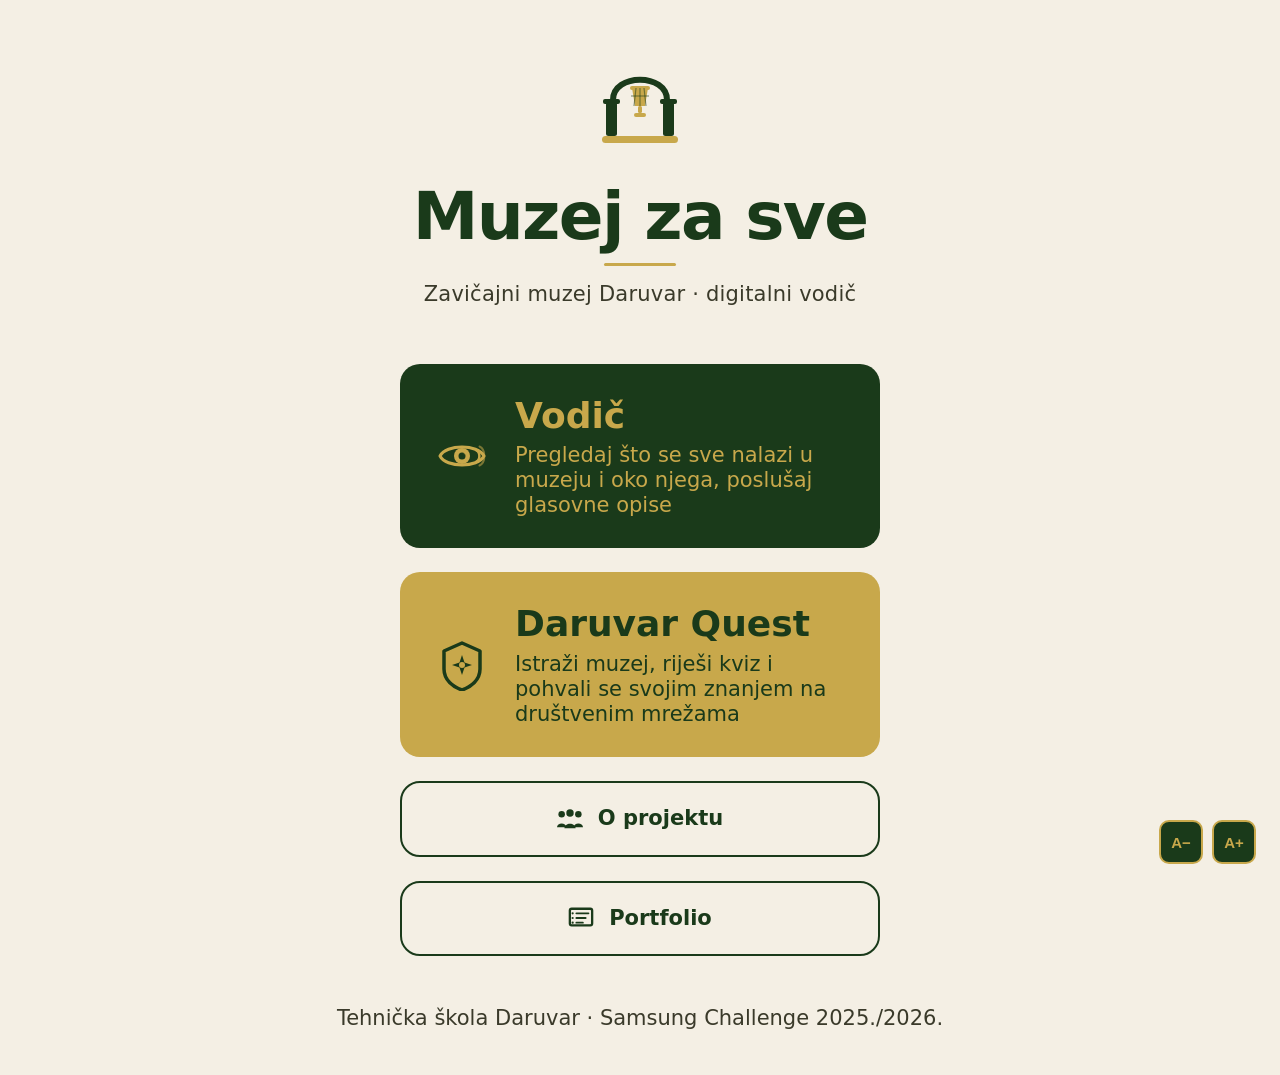
<file: index.html>
<!DOCTYPE html>
<html lang="hr">
<head>
  <meta charset="UTF-8">
  <meta name="viewport" content="width=device-width, initial-scale=1.0, user-scalable=yes">
  <meta name="theme-color" content="#1A3A1A">
  <link rel="icon" type="image/x-icon" href="favicon.png">
  <meta name="description" content="Muzej za sve — pristupačni digitalni vodič kroz Zavičajni muzej Daruvar">
  <meta name="apple-mobile-web-app-capable" content="yes">
  <title>Muzej za sve</title>
  <link rel="manifest" href="manifest.json">
  <style>
    /* ─────────────────────────────────────────
       Paleta i varijable
       Jedina datoteka boja — mijenjaj ovdje.
    ───────────────────────────────────────── */
    :root {
      --zelena:        #1A3A1A;
      --zelena-mid:    #2D5C2D;
      --zlatna:        #C8A84B;
      --zlatna-tamna:  #A08535;
      --krem:          #F4EFE4;
      --krem-tamna:    #E5DECA;
      --tekst-sivi:    #3A3A2A;
    }

    /* ─────────────────────────────────────────
       Reset — bez margina, border-box svuda
    ───────────────────────────────────────── */
    *, *::before, *::after {
      box-sizing: border-box;
      margin: 0;
      padding: 0;
    }

    /* ─────────────────────────────────────────
       Tijelo stranice:
       Flexbox stupac, sve centrirano, min. 24px
    ───────────────────────────────────────── */
    body {
      font-family: -apple-system, BlinkMacSystemFont, 'Segoe UI', system-ui, sans-serif;
      background-color: var(--krem);
      color: var(--zelena);
      min-height: 100dvh;
      display: flex;
      flex-direction: column;
      align-items: center;
      padding: 2.5rem 1.25rem 1.75rem;
      font-size: 24px; /* baza: sve rem jedinice računaju od 24px */
      line-height: 1.4;
    }

    /* ─────────────────────────────────────────
       ZAGLAVLJE — logo + naziv + podnaziv
    ───────────────────────────────────────── */
    header {
      text-align: center;
      margin-bottom: 2.25rem;
    }

    /* Logo: rimski luk (Aquae Balissae) s
       Diatretnim peharom unutra                */
    .logo {
      display: inline-block;
      margin-bottom: 1rem;
    }

    .logo-svg {
      width: 88px;
      height: 88px;
      color: var(--zelena);
    }

    h1 {
      font-size: clamp(2rem, 9vw, 2.75rem);
      font-weight: 900;
      color: var(--zelena);
      letter-spacing: -0.025em;
      line-height: 1.05;
    }

    /* Zlatna podcrtana linija ispod naslova */
    h1::after {
      content: '';
      display: block;
      width: 3rem;
      height: 3px;
      background: var(--zlatna);
      margin: 0.5rem auto 0;
      border-radius: 2px;
    }

    .podnaziv {
      margin-top: 0.6rem;
      font-size: 0.875rem; /* 21px — iznad minimuma 20px */
      color: var(--tekst-sivi);
      font-weight: 400;
      letter-spacing: 0.01em;
    }

    /* ─────────────────────────────────────────
       NAVIGACIJA — tri gumba, široko tapkanje
    ───────────────────────────────────────── */
    nav {
      display: flex;
      flex-direction: column;
      gap: 1rem;
      width: 100%;
      max-width: 480px;
      flex: 1;
      justify-content: center;
    }

    /* Zajednička osnova svih gumbova */
    .gumb {
      display: flex;
      align-items: center;
      gap: 1.125rem;
      padding: 1.25rem 1.5rem;
      border-radius: 20px;
      border: none;
      text-decoration: none;
      font-family: inherit;
      font-weight: 700;
      cursor: pointer;
      /* Nema tranzicija ni animacija — zahtjev pristupačnosti */
    }

    /* Focus ring vidljiv samo tipkovnicom */
    .gumb:focus-visible {
      outline: 4px solid var(--zlatna);
      outline-offset: 3px;
    }

    /* ── Vodič: tamnozelena podloga, zlatni sadržaj ── */
    .gumb--vodic {
      background-color: var(--zelena);
      color: var(--zlatna);
      min-height: 96px; /* 2× minimum 44px za lakše tapkanje */
    }

    /* ── Quest: zlatna podloga, zeleni sadržaj ── */
    .gumb--quest {
      background-color: var(--zlatna);
      color: var(--zelena);
      min-height: 96px;
    }

    /* ── O projektu: obris, manji ── */
    .gumb--projekt {
      background-color: transparent;
      color: var(--zelena);
      border: 2px solid var(--zelena);
      min-height: 60px;
      justify-content: center;
      font-size: 0.875rem; /* 21px */
      gap: 0.625rem;
      padding: 0.875rem 1.25rem;
    }

    /* Kontejner za naslov + opis unutar velikih gumba */
    .gumb__tekst {
      text-align: left;
      line-height: 1.2;
    }

    .gumb__naziv {
      font-size: 1.5rem; /* 36px */
      display: block;
    }

    .gumb__opis {
      display: block;
      font-size: 0.875rem; /* 21px */
      font-weight: 400;
      /* A11y: opacity:0.82 davalo ~3.96:1 (PADA AA). Koristimo punu boju. */
      margin-top: 0.25rem;
    }

    /* SVG ikone unutar gumba */
    .gumb__ikona {
      width: 52px;
      height: 52px;
      flex-shrink: 0;
    }

    .gumb__ikona--mala {
      width: 26px;
      height: 26px;
      flex-shrink: 0;
    }

    /* ─────────────────────────────────────────
       PODNOŽJE
    ───────────────────────────────────────── */
    footer {
      margin-top: 2rem;
      text-align: center;
      font-size: 0.875rem; /* 21px */
      /* A11y FIX #5: opacity:0.6 davalo je efektivni kontrast ~3.1:1 (PADA AA).
         Koristimo eksplicitnu boju umjesto opacity smanjivanja. */
      color: var(--tekst-sivi);
    }

    /* ═══════════════════════════════════════════
       A11y FIX #1 — html font-size
       rem je relativan na <html>, ne <body>.
       Bez ove linije: 1rem = 16px (browser default),
       pa 0.875rem = 14px — ispod minimuma 20px!
    ═══════════════════════════════════════════ */
    html { font-size: 24px; }

    /* A11y FIX #2 — Skip link (WCAG 2.4.1)
       Vidljiv samo kad je fokusiran tipkovnicom.
       Preskače navigaciju i ide na glavni sadržaj. */
    .skip-link {
      position: absolute;
      top: -999px;
      left: 0.5rem;
      z-index: 999;
      background: var(--zelena);
      color: var(--zlatna);
      padding: 0.75rem 1.25rem;
      border-radius: 0 0 10px 10px;
      font-size: 1rem;
      font-weight: 700;
      text-decoration: none;
      white-space: nowrap;
    }
    .skip-link:focus { top: 0; }

    /* A11y FIX #3 — Font kontrola (CONTEXT.md WCAG zahtjev)
       Gumbi A− i A+ mijenjaju html font-size →
       sve rem vrijednosti skaliraju proporcionalno. */
    .font-kontrola {
      position: fixed;
      bottom: 1.5rem;
      right: 1rem;
      display: flex;
      gap: 0.375rem;
      z-index: 20;
    }
    .font-kontrola__gumb {
      display: flex;
      align-items: center;
      justify-content: center;
      width: 44px;
      height: 44px;
      background: var(--zelena);
      color: var(--zlatna);
      border: 2px solid var(--zlatna);
      border-radius: 10px;
      /* font-size u px — ne smije se mijenjati s rem skaliranjem */
      font-size: 15px;
      font-weight: 700;
      cursor: pointer;
    }
    .font-kontrola__gumb:disabled { opacity: 0.35; cursor: default; }
    .font-kontrola__gumb:focus-visible {
      outline: 3px solid var(--zlatna);
      outline-offset: 2px;
    }

  </style>
</head>
<body>

  <!-- A11y FIX #2 — Skip link: prelazi direktno na sadržaj (WCAG 2.4.1) -->
  <a class="skip-link" href="#sadrzaj">Preskoči na sadržaj</a>

  <!-- ══════════════════════════════════════
       ZAGLAVLJE
       Logo referira na rimski luk Aquae Balissae
       s Diatretnim peharom — najvrednijem eksponatu.
  ══════════════════════════════════════ -->
  <header>
    <div class="logo" aria-hidden="true">
      <svg class="logo-svg" viewBox="0 0 88 88" fill="none" xmlns="http://www.w3.org/2000/svg">
        <!-- Tlo -->
        <rect x="6" y="76" width="76" height="7" rx="3.5" fill="var(--zlatna)"/>
        <!-- Lijevi stup -->
        <rect x="10" y="42" width="11" height="34" rx="2.5" fill="currentColor"/>
        <!-- Desni stup -->
        <rect x="67" y="42" width="11" height="34" rx="2.5" fill="currentColor"/>
        <!-- Kapitel lijevog stupa -->
        <rect x="7" y="39" width="17" height="5" rx="2" fill="currentColor"/>
        <!-- Kapitel desnog stupa -->
        <rect x="64" y="39" width="17" height="5" rx="2" fill="currentColor"/>
        <!-- Rimski luk -->
        <path d="M17 40 C17 13 71 13 71 40" stroke="currentColor" stroke-width="6"
              fill="none" stroke-linecap="butt"/>
        <!-- Diatretni pehar — silueta unutar luka -->
        <!-- Tijelo pehara -->
        <path d="M36 28 L52 28 L49 46 L39 46 Z" fill="var(--zlatna)"/>
        <!-- Obod (rim) -->
        <rect x="34" y="26" width="20" height="4" rx="2" fill="var(--zlatna)"/>
        <!-- Nožica -->
        <rect x="42" y="46" width="4" height="7" rx="1.5" fill="var(--zlatna)"/>
        <!-- Baza -->
        <rect x="38" y="53" width="12" height="4" rx="2" fill="var(--zlatna)"/>
        <!-- Mrežasti uzorak na peharu (referenca na "diatreta" tehniku) -->
        <line x1="40" y1="28" x2="38" y2="46" stroke="var(--zelena)" stroke-width="1.2" opacity="0.5"/>
        <line x1="44" y1="28" x2="44" y2="46" stroke="var(--zelena)" stroke-width="1.2" opacity="0.5"/>
        <line x1="48" y1="28" x2="50" y2="46" stroke="var(--zelena)" stroke-width="1.2" opacity="0.5"/>
        <line x1="35" y1="36" x2="53" y2="36" stroke="var(--zelena)" stroke-width="1.2" opacity="0.5"/>
      </svg>
    </div>

    <h1>Muzej za sve</h1>
    <p class="podnaziv">Zavičajni muzej Daruvar &middot; digitalni vodič</p>
  </header>


  <!-- ══════════════════════════════════════
       NAVIGACIJA — A11y FIX #4: <main> landmark
       Maksimalno 4 opcije po ekranu (WCAG zahtjev).
       Gumbi daleko iznad minimuma 44×44 px.
  ══════════════════════════════════════ -->
  <main id="sadrzaj">
  <nav aria-label="Odaberi način korištenja">

    <!-- ── MOD 1: Vodič ── -->
    <a href="vodic/index.html"
       class="gumb gumb--vodic"
       aria-label="Otvori Vodič — pristupačni pregled eksponata s glasovnim opisima">

      <!-- Oko + zvučni valovi = vidjeti + čuti (TTS) -->
      <svg class="gumb__ikona" viewBox="0 0 52 52" fill="none"
           xmlns="http://www.w3.org/2000/svg" aria-hidden="true">
        <!-- Oblik oka -->
        <path d="M4 26 C10 14 42 14 48 26 C42 38 10 38 4 26 Z"
              stroke="currentColor" stroke-width="3" fill="none" stroke-linejoin="round"/>
        <!-- Šarenica -->
        <circle cx="26" cy="26" r="8" fill="currentColor"/>
        <!-- Zjenica — boja pozadine, daje dubinu -->
        <circle cx="26" cy="26" r="3.5" fill="#1A3A1A"/>
        <!-- Odsjaj -->
        <circle cx="29" cy="23" r="1.5" fill="currentColor" opacity="0.4"/>
        <!-- Zvučni valovi desno — znak TTS-a -->
        <path d="M40 20 C44.5 22 44.5 30 40 32"
              stroke="currentColor" stroke-width="2.5" stroke-linecap="round" fill="none"/>
        <path d="M43.5 16.5 C50 19.5 50 32.5 43.5 35.5"
              stroke="currentColor" stroke-width="2" stroke-linecap="round" fill="none" opacity="0.55"/>
      </svg>

      <span class="gumb__tekst">
        <span class="gumb__naziv">Vodič</span>
        <span class="gumb__opis">Pregledaj što se sve nalazi u muzeju i oko njega, poslušaj glasovne opise</span>
      </span>
    </a>

    <!-- ── MOD 2: Daruvar Quest ── -->
    <a href="quest/index.html"
       class="gumb gumb--quest"
       aria-label="Otvori Daruvar Quest — interaktivni kviz za posjetitelje muzeja">

      <!-- Štit s kompasnom zvijezdom = avantura + orijentacija kroz povijest -->
      <svg class="gumb__ikona" viewBox="0 0 52 52" fill="none"
           xmlns="http://www.w3.org/2000/svg" aria-hidden="true">
        <!-- Štit -->
        <path d="M26 4 L44 12 L44 30 C44 41 35 48 26 51 C17 48 8 41 8 30 L8 12 Z"
              fill="none" stroke="currentColor" stroke-width="3.5" stroke-linejoin="round"/>
        <!-- Kompasna zvijezda unutar štita — 8 krakova -->
        <path d="M26 16 L28.5 23.5 L36 26 L28.5 28.5 L26 36 L23.5 28.5 L16 26 L23.5 23.5 Z"
              fill="currentColor"/>
        <!-- Mali krug u centru -->
        <circle cx="26" cy="26" r="3" fill="var(--zlatna)"/>
      </svg>

      <span class="gumb__tekst">
        <span class="gumb__naziv">Daruvar Quest</span>
        <span class="gumb__opis">Istraži muzej, riješi kviz i pohvali se svojim znanjem na društvenim mrežama</span>
      </span>
    </a>

    <!-- ── MOD 3: O projektu ── -->
    <a href="o-projektu/index.html"
       class="gumb gumb--projekt"
       aria-label="Saznaj više o projektu Muzej za sve — tim, partneri i ciljevi">

      <!-- Tri osobe = tim od 3 učenika koji su projekt napravili -->
      <svg class="gumb__ikona--mala" viewBox="0 0 28 22" fill="none"
           xmlns="http://www.w3.org/2000/svg" aria-hidden="true">
        <!-- Lijeva osoba -->
        <circle cx="5" cy="6" r="3.5" fill="currentColor"/>
        <path d="M0 20 C0 14.5 10 14.5 10 20" fill="currentColor"/>
        <!-- Desna osoba -->
        <circle cx="23" cy="6" r="3.5" fill="currentColor"/>
        <path d="M18 20 C18 14.5 28 14.5 28 20" fill="currentColor"/>
        <!-- Srednja osoba (istaknuta) -->
        <circle cx="14" cy="4.5" r="4" fill="currentColor"/>
        <path d="M8 21 C8 14.5 20 14.5 20 21" fill="currentColor"/>
      </svg>

      O projektu
    </a>

    <!-- ── MOD 4: Portfolio ── -->
    <a href="portfolio/index.html"
       class="gumb gumb--projekt"
       aria-label="Otvori portfolio — dokumentacija procesa za Samsung Challenge">

      <svg class="gumb__ikona--mala" viewBox="0 0 28 22" fill="none"
           xmlns="http://www.w3.org/2000/svg" aria-hidden="true">
        <rect x="2" y="1" width="24" height="18" rx="2" stroke="currentColor" stroke-width="2.5" fill="none"/>
        <line x1="9" y1="6" x2="22" y2="6" stroke="currentColor" stroke-width="2" stroke-linecap="round"/>
        <line x1="9" y1="11" x2="19" y2="11" stroke="currentColor" stroke-width="2" stroke-linecap="round"/>
        <line x1="9" y1="16" x2="16" y2="16" stroke="currentColor" stroke-width="2" stroke-linecap="round"/>
        <circle cx="5" cy="6" r="1.2" fill="currentColor"/>
        <circle cx="5" cy="11" r="1.2" fill="currentColor"/>
        <circle cx="5" cy="16" r="1.2" fill="currentColor"/>
      </svg>

      Portfolio
    </a>

  </nav>
  </main>


  <!-- ══════════════════════════════════════
       PODNOŽJE
  ══════════════════════════════════════ -->
  <footer>
    <p>Tehnička škola Daruvar &middot; Samsung Challenge 2025./2026.</p>
  </footer>


  <!-- ══════════════════════════════════════
       KONTROLA FONTA — A11y FIX #3 (CONTEXT.md)
       A− / A+ mijenjaju html font-size pa se
       sve rem vrijednosti skaliraju zajedno.
       Indeks se pamti u localStorage.
  ══════════════════════════════════════ -->
  <div class="font-kontrola" role="group" aria-label="Veličina slova">
    <button class="font-kontrola__gumb"
            id="font-manji"
            aria-label="Smanji slova"
            onclick="promijeniFont(-1)">A−</button>
    <button class="font-kontrola__gumb"
            id="font-veci"
            aria-label="Povećaj slova"
            onclick="promijeniFont(+1)">A+</button>
  </div>

  <script>
    /* ── Font kontrola — CONTEXT.md WCAG zahtjev ──
       Četiri koraka: 20 / 24 / 28 / 32 px.
       Zadana vrijednost: indeks 1 = 24 px.       */
    const FONT_VELICINE = [20, 24, 28, 32];
    let fontIndeks = parseInt(localStorage.getItem('muzej_font_indeks') ?? '1', 10);
    if (fontIndeks < 0 || fontIndeks >= FONT_VELICINE.length) fontIndeks = 1;

    function primijeniFontVelicinu() {
      document.documentElement.style.fontSize = FONT_VELICINE[fontIndeks] + 'px';
      document.getElementById('font-manji').disabled = (fontIndeks === 0);
      document.getElementById('font-veci').disabled  = (fontIndeks === FONT_VELICINE.length - 1);
    }

    function promijeniFont(smjer) {
      fontIndeks = Math.max(0, Math.min(FONT_VELICINE.length - 1, fontIndeks + smjer));
      localStorage.setItem('muzej_font_indeks', fontIndeks);
      primijeniFontVelicinu();
    }

    primijeniFontVelicinu(); /* Primijeni odmah pri učitavanju */
  </script>


  <!-- ══════════════════════════════════════
       SERVICE WORKER — Offline podrška (točka 7)

       Što radi:
       1. Provjerava podržava li browser SW
       2. Registrira service-worker.js
       3. Čeka da SW bude spreman (navigator.serviceWorker.ready)
       4. Na konzoli ispisuje status — korisno za debug

       Zašto 'defer' ili kraj body-a?
       → SW registracija ne smije blokirati render stranice.
         Stavljamo je na kraj body-a da se stranica učita
         odmah, a SW registrira u pozadini.
  ══════════════════════════════════════ -->
  <script>
    if ('serviceWorker' in navigator) {
      /* Registracija se pokreće tek kad je stranica potpuno učitana */
      window.addEventListener('load', () => {
        navigator.serviceWorker
          .register('./service-worker.js')
          .then(registracija => {
            console.log('[SW] Registriran uspješno. Scope:', registracija.scope);
          })
          .catch(greska => {
            /* Greška registracije ne smije srušiti aplikaciju */
            console.warn('[SW] Registracija nije uspjela:', greska);
          });
      });
    }
  </script>

<!-- A11y audit: PASS -->
</body>
</html>
</file>
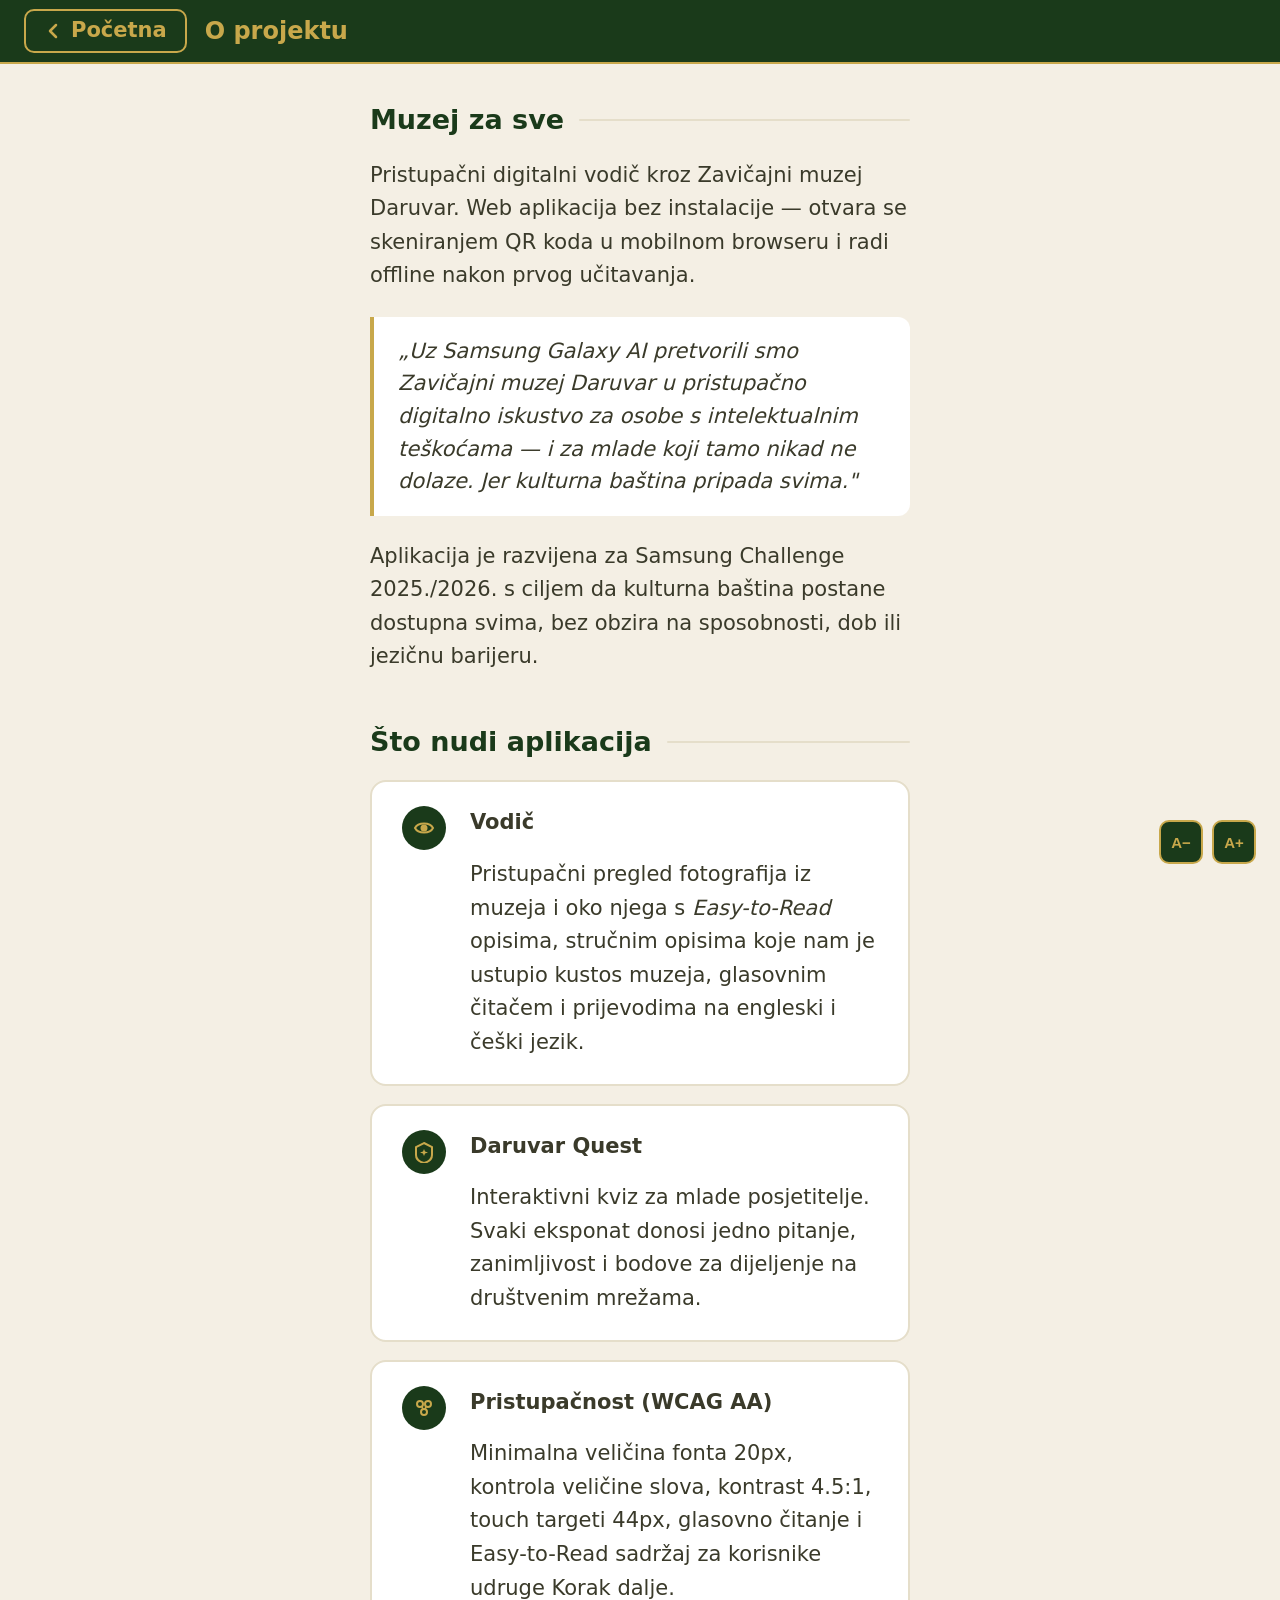
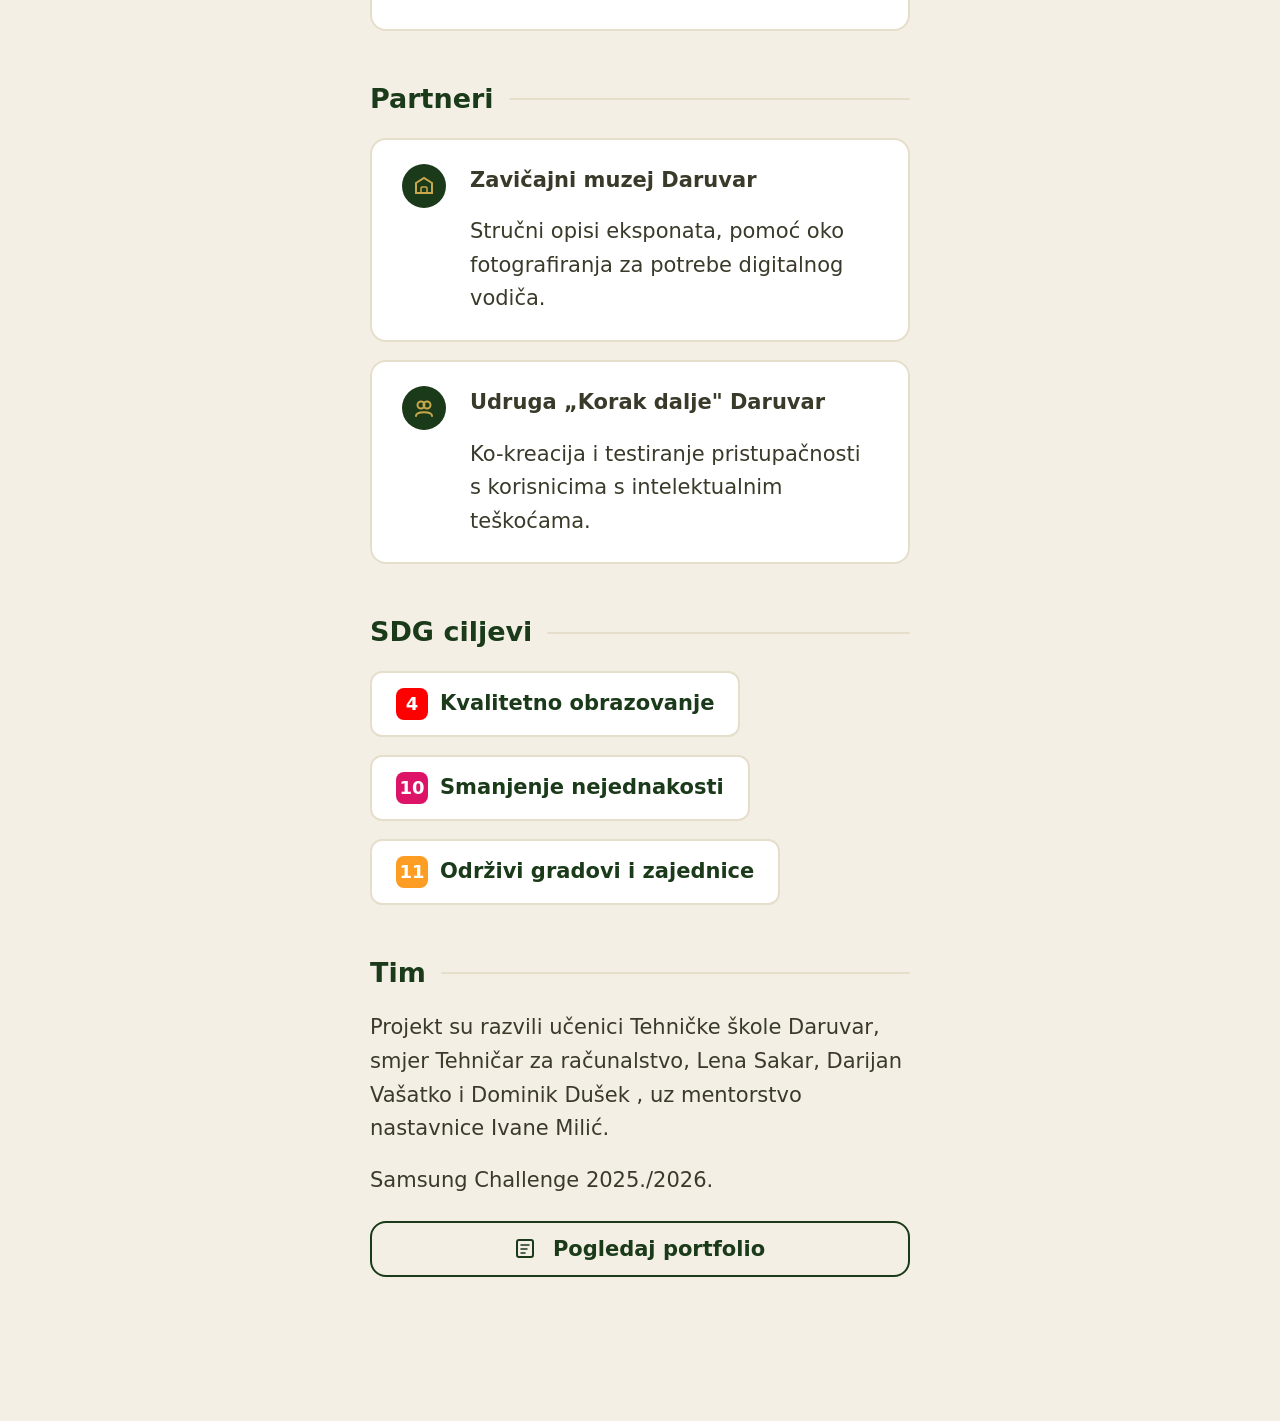
<file: o-projektu/index.html>
<!DOCTYPE html>
<html lang="hr">
<head>
  <meta charset="UTF-8">
  <meta name="viewport" content="width=device-width, initial-scale=1.0, user-scalable=yes">
  <meta name="theme-color" content="#1A3A1A">
  <meta name="description" content="O projektu Muzej za sve — tim, partneri i ciljevi pristupačnog digitalnog vodiča">
  <title>O projektu — Muzej za sve</title>
  <link rel="icon" type="image/x-icon" href="../favicon.png">
  <link rel="manifest" href="../manifest.json">
  <style>
    :root {
      --zelena:        #1A3A1A;
      --zlatna:        #C8A84B;
      --krem:          #F4EFE4;
      --krem-tamna:    #E5DECA;
      --tekst-sivi:    #3A3A2A;
      --zaglavlje-h:   64px;
    }

    html { font-size: 24px; }

    *, *::before, *::after {
      box-sizing: border-box;
      margin: 0;
      padding: 0;
    }

    body {
      font-family: -apple-system, BlinkMacSystemFont, 'Segoe UI', system-ui, sans-serif;
      background-color: var(--krem);
      color: var(--zelena);
      font-size: 24px;
      line-height: 1.5;
      min-height: 100dvh;
    }

    .skip-link {
      position: absolute;
      top: -999px;
      left: 0.5rem;
      z-index: 999;
      background: var(--zelena);
      color: var(--zlatna);
      padding: 0.75rem 1.25rem;
      border-radius: 0 0 10px 10px;
      font-size: 1rem;
      font-weight: 700;
      text-decoration: none;
      white-space: nowrap;
    }
    .skip-link:focus { top: 0; }

    .zaglavlje {
      position: fixed;
      inset: 0 0 auto 0;
      height: var(--zaglavlje-h);
      background-color: var(--zelena);
      color: var(--zlatna);
      display: flex;
      align-items: center;
      padding: 0 1rem;
      gap: 0.75rem;
      z-index: 10;
      border-bottom: 2px solid var(--zlatna);
    }

    .gumb-natrag {
      display: flex;
      align-items: center;
      gap: 0.375rem;
      min-height: 44px;
      padding: 0 0.75rem;
      border: 2px solid var(--zlatna);
      border-radius: 10px;
      color: var(--zlatna);
      background: transparent;
      text-decoration: none;
      font-family: inherit;
      font-size: 0.875rem;
      font-weight: 700;
      white-space: nowrap;
      flex-shrink: 0;
    }

    .gumb-natrag:focus-visible {
      outline: 3px solid var(--zlatna);
      outline-offset: 2px;
    }

    .zaglavlje__naslov {
      font-size: 1rem;
      font-weight: 700;
      flex: 1;
    }

    .glavno {
      padding: calc(var(--zaglavlje-h) + 1.5rem) 1.25rem 4rem;
      max-width: 600px;
      margin: 0 auto;
    }

    .sekcija {
      margin-bottom: 2rem;
    }

    .sekcija__naslov {
      font-size: 1.125rem;
      font-weight: 800;
      margin-bottom: 0.75rem;
      display: flex;
      align-items: center;
      gap: 0.625rem;
    }

    .sekcija__naslov::after {
      content: '';
      flex: 1;
      height: 2px;
      background: var(--krem-tamna);
      border-radius: 1px;
    }

    .sekcija p {
      font-size: 0.875rem;
      color: var(--tekst-sivi);
      line-height: 1.6;
      margin-bottom: 0.75rem;
    }

    .sekcija p:last-child {
      margin-bottom: 0;
    }

    .citat {
      border-left: 4px solid var(--zlatna);
      padding: 0.75rem 1rem;
      margin: 1rem 0;
      background: white;
      border-radius: 0 12px 12px 0;
      font-style: italic;
      font-size: 0.875rem;
      color: var(--tekst-sivi);
      line-height: 1.55;
    }

    .kartica-lista {
      display: flex;
      flex-direction: column;
      gap: 0.75rem;
    }

    .kartica {
      display: flex;
      align-items: flex-start;
      gap: 1rem;
      background: white;
      border: 2px solid var(--krem-tamna);
      border-radius: 16px;
      padding: 1rem 1.25rem;
    }

    .kartica__ikona {
      display: flex;
      align-items: center;
      justify-content: center;
      width: 44px;
      height: 44px;
      min-width: 44px;
      border-radius: 50%;
      background: var(--zelena);
      color: var(--zlatna);
      flex-shrink: 0;
    }

    .kartica__sadrzaj {
      flex: 1;
    }

    .kartica__naziv {
      font-size: 0.875rem;
      font-weight: 700;
      color: var(--zelena);
      margin-bottom: 0.25rem;
    }

    .kartica__opis {
      font-size: 0.875rem;
      color: var(--tekst-sivi);
      line-height: 1.45;
    }

    .sdg-lista {
      display: flex;
      flex-wrap: wrap;
      gap: 0.75rem;
      margin-top: 0.5rem;
    }

    .sdg {
      display: flex;
      align-items: center;
      gap: 0.5rem;
      background: white;
      border: 2px solid var(--krem-tamna);
      border-radius: 12px;
      padding: 0.625rem 1rem;
      font-size: 0.875rem;
      font-weight: 600;
      color: var(--zelena);
    }

    .sdg__broj {
      display: flex;
      align-items: center;
      justify-content: center;
      width: 32px;
      height: 32px;
      min-width: 32px;
      border-radius: 8px;
      font-size: 0.75rem;
      font-weight: 800;
      color: white;
      flex-shrink: 0;
    }
    
    .sdg__broj--4 { background: #FF0000; }
    .sdg__broj--10 { background: #DD1367; }
    .sdg__broj--11 { background: #FD9D24; }

    .gumb-portfolio {
      display: flex;
      align-items: center;
      justify-content: center;
      gap: 0.75rem;
      width: 100%;
      min-height: 56px;
      background: transparent;
      color: var(--zelena);
      border: 2px solid var(--zelena);
      border-radius: 16px;
      font-family: inherit;
      font-size: 0.875rem;
      font-weight: 700;
      text-decoration: none;
      margin-top: 1rem;
    }

    .gumb-portfolio:focus-visible {
      outline: 3px solid var(--zlatna);
      outline-offset: 2px;
    }

    .font-kontrola {
      position: fixed;
      bottom: 1.5rem;
      right: 1rem;
      display: flex;
      gap: 0.375rem;
      z-index: 20;
    }
    .font-kontrola__gumb {
      display: flex;
      align-items: center;
      justify-content: center;
      width: 44px;
      height: 44px;
      background: var(--zelena);
      color: var(--zlatna);
      border: 2px solid var(--zlatna);
      border-radius: 10px;
      font-size: 15px;
      font-weight: 700;
      cursor: pointer;
    }
    .font-kontrola__gumb:disabled { opacity: 0.35; cursor: default; }
    .font-kontrola__gumb:focus-visible {
      outline: 3px solid var(--zlatna);
      outline-offset: 2px;
    }
  </style>
</head>
<body>

  <a class="skip-link" href="#glavno">Preskoči na sadržaj</a>

  <header class="zaglavlje">
    <a href="../index.html"
       class="gumb-natrag"
       aria-label="Natrag na početnu stranicu">
      <svg width="18" height="18" viewBox="0 0 18 18" fill="none" aria-hidden="true">
        <path d="M12 3 L6 9 L12 15"
              stroke="currentColor" stroke-width="2.5"
              stroke-linecap="round" stroke-linejoin="round"/>
      </svg>
      Početna
    </a>
    <span class="zaglavlje__naslov">O projektu</span>
  </header>

  <main class="glavno" id="glavno">

    <section class="sekcija">
      <h1 class="sekcija__naslov">Muzej za sve</h1>
      <p>
        Pristupačni digitalni vodič kroz Zavičajni muzej Daruvar.
        Web aplikacija bez instalacije — otvara se skeniranjem QR koda
        u mobilnom browseru i radi offline nakon prvog učitavanja.
      </p>
      <div class="citat">
        „Uz Samsung Galaxy AI pretvorili smo Zavičajni muzej Daruvar
        u pristupačno digitalno iskustvo za osobe s intelektualnim
        teškoćama — i za mlade koji tamo nikad ne dolaze.
        Jer kulturna baština pripada svima."
      </div>
      <p>
        Aplikacija je razvijena za Samsung Challenge
        2025./2026. s ciljem da kulturna baština postane dostupna svima,
        bez obzira na sposobnosti, dob ili jezičnu barijeru.
      </p>
    </section>

    <section class="sekcija">
      <h2 class="sekcija__naslov">Što nudi aplikacija</h2>
      <div class="kartica-lista">
        <div class="kartica">
          <div class="kartica__ikona" aria-hidden="true">
            <svg width="22" height="22" viewBox="0 0 22 22" fill="none">
              <path d="M2 11 C5 5 17 5 20 11 C17 17 5 17 2 11 Z"
                    stroke="currentColor" stroke-width="2" fill="none"/>
              <circle cx="11" cy="11" r="3.5" fill="currentColor"/>
            </svg>
          </div>
          <div class="kartica__sadrzaj">
            <p class="kartica__naziv">Vodič</p>
            <p class="kartica__opis">
              Pristupačni pregled fotografija iz muzeja i oko njega s
              <i>Easy-to-Read</i> opisima, stručnim opisima koje nam je ustupio kustos muzeja, glasovnim čitačem i prijevodima
              na engleski i češki jezik.
            </p>
          </div>
        </div>
        <div class="kartica">
          <div class="kartica__ikona" aria-hidden="true">
            <svg width="22" height="22" viewBox="0 0 22 22" fill="none">
              <path d="M11 2 L19 6 L19 14 C19 19 15 21 11 22 C7 21 3 19 3 14 L3 6 Z"
                    stroke="currentColor" stroke-width="2" fill="none"/>
              <path d="M11 8 L12 10.5 L15 11.5 L12 12.5 L11 15 L10 12.5 L7 11.5 L10 10.5 Z"
                    fill="currentColor"/>
            </svg>
          </div>
          <div class="kartica__sadrzaj">
            <p class="kartica__naziv">Daruvar Quest</p>
            <p class="kartica__opis">
              Interaktivni kviz za mlade posjetitelje. Svaki eksponat
              donosi jedno pitanje, zanimljivost i bodove za dijeljenje
              na društvenim mrežama.
            </p>
          </div>
        </div>
        <div class="kartica">
          <div class="kartica__ikona" aria-hidden="true">
            <svg width="22" height="22" viewBox="0 0 22 22" fill="none">
              <circle cx="7" cy="7" r="3" stroke="currentColor" stroke-width="2" fill="none"/>
              <circle cx="15" cy="7" r="3" stroke="currentColor" stroke-width="2" fill="none"/>
              <circle cx="11" cy="15" r="3" stroke="currentColor" stroke-width="2" fill="none"/>
              <line x1="9" y1="9" x2="10" y2="13" stroke="currentColor" stroke-width="1.5"/>
              <line x1="13" y1="9" x2="12" y2="13" stroke="currentColor" stroke-width="1.5"/>
            </svg>
          </div>
          <div class="kartica__sadrzaj">
            <p class="kartica__naziv">Pristupačnost (WCAG AA)</p>
            <p class="kartica__opis">
              Minimalna veličina fonta 20px, kontrola veličine slova,
              kontrast 4.5:1, touch targeti 44px, glasovno čitanje
              i Easy-to-Read sadržaj za korisnike udruge Korak dalje.
            </p>
          </div>
        </div>
      </div>
    </section>

    <section class="sekcija">
      <h2 class="sekcija__naslov">Partneri</h2>
      <div class="kartica-lista">
        <div class="kartica">
          <div class="kartica__ikona" aria-hidden="true">
            <svg width="22" height="22" viewBox="0 0 22 22" fill="none">
              <path d="M3 18 L3 8 L11 3 L19 8 L19 18 Z"
                    stroke="currentColor" stroke-width="2" fill="none"/>
              <rect x="8" y="12" width="6" height="6" rx="1"
                    stroke="currentColor" stroke-width="1.5" fill="none"/>
            </svg>
          </div>
          <div class="kartica__sadrzaj">
            <p class="kartica__naziv">Zavičajni muzej Daruvar</p>
            <p class="kartica__opis">
              Stručni opisi eksponata, pomoć oko fotografiranja
              za potrebe digitalnog vodiča.
            </p>
          </div>
        </div>
        <div class="kartica">
          <div class="kartica__ikona" aria-hidden="true">
            <svg width="22" height="22" viewBox="0 0 22 22" fill="none">
              <circle cx="8" cy="8" r="3.5" stroke="currentColor" stroke-width="2" fill="none"/>
              <circle cx="14" cy="8" r="3.5" stroke="currentColor" stroke-width="2" fill="none"/>
              <path d="M3 19 C3 14 19 14 19 19" stroke="currentColor" stroke-width="2"
                    stroke-linecap="round" fill="none"/>
            </svg>
          </div>
          <div class="kartica__sadrzaj">
            <p class="kartica__naziv">Udruga „Korak dalje" Daruvar</p>
            <p class="kartica__opis">
              Ko-kreacija i testiranje pristupačnosti s korisnicima
              s intelektualnim teškoćama.
            </p>
          </div>
        </div>
      
      </div>
    </section>

    <section class="sekcija">
      <h2 class="sekcija__naslov">SDG ciljevi</h2>
      <div class="sdg-lista">
        <div class="sdg">
          <span class="sdg__broj sdg__broj--4" aria-hidden="true">4</span>
          Kvalitetno obrazovanje
        </div>
        <div class="sdg">
          <span class="sdg__broj sdg__broj--10" aria-hidden="true">10</span>
          Smanjenje nejednakosti
        </div>
        <div class="sdg">
          <span class="sdg__broj sdg__broj--11" aria-hidden="true">11</span>
          Održivi gradovi i zajednice
        </div>
      </div>
    </section>

    <section class="sekcija">
      <h2 class="sekcija__naslov">Tim</h2>
      <p>
        Projekt su razvili učenici Tehničke škole Daruvar, smjer Tehničar za računalstvo, Lena Sakar, Darijan Vašatko i Dominik Dušek
      , uz mentorstvo nastavnice Ivane Milić.
      </p>
      <p>
        Samsung Challenge 2025./2026.
      </p>

      <a href="../portfolio/index.html"
         class="gumb-portfolio"
         aria-label="Otvori projektni portfolio">
        <svg width="20" height="20" viewBox="0 0 20 20" fill="none" aria-hidden="true">
          <rect x="2" y="1" width="16" height="17" rx="2"
                stroke="currentColor" stroke-width="2" fill="none"/>
          <line x1="6" y1="6" x2="14" y2="6" stroke="currentColor" stroke-width="1.5"
                stroke-linecap="round"/>
          <line x1="6" y1="10" x2="12" y2="10" stroke="currentColor" stroke-width="1.5"
                stroke-linecap="round"/>
          <line x1="6" y1="14" x2="10" y2="14" stroke="currentColor" stroke-width="1.5"
                stroke-linecap="round"/>
        </svg>
        Pogledaj portfolio
      </a>
    </section>

  </main>

  <div class="font-kontrola" role="group" aria-label="Veličina slova">
    <button class="font-kontrola__gumb"
            id="font-manji"
            aria-label="Smanji slova"
            onclick="promijeniFont(-1)">A−</button>
    <button class="font-kontrola__gumb"
            id="font-veci"
            aria-label="Povećaj slova"
            onclick="promijeniFont(+1)">A+</button>
  </div>

  <script>
    const FONT_VELICINE = [20, 24, 28, 32];
    let fontIndeks = parseInt(localStorage.getItem('muzej_font_indeks') ?? '1', 10);
    if (fontIndeks < 0 || fontIndeks >= FONT_VELICINE.length) fontIndeks = 1;
    function primijeniFontVelicinu() {
      document.documentElement.style.fontSize = FONT_VELICINE[fontIndeks] + 'px';
      document.getElementById('font-manji').disabled = (fontIndeks === 0);
      document.getElementById('font-veci').disabled  = (fontIndeks === FONT_VELICINE.length - 1);
    }
    function promijeniFont(smjer) {
      fontIndeks = Math.max(0, Math.min(FONT_VELICINE.length - 1, fontIndeks + smjer));
      localStorage.setItem('muzej_font_indeks', fontIndeks);
      primijeniFontVelicinu();
    }
    primijeniFontVelicinu();
  </script>

</body>
</html>
</file>
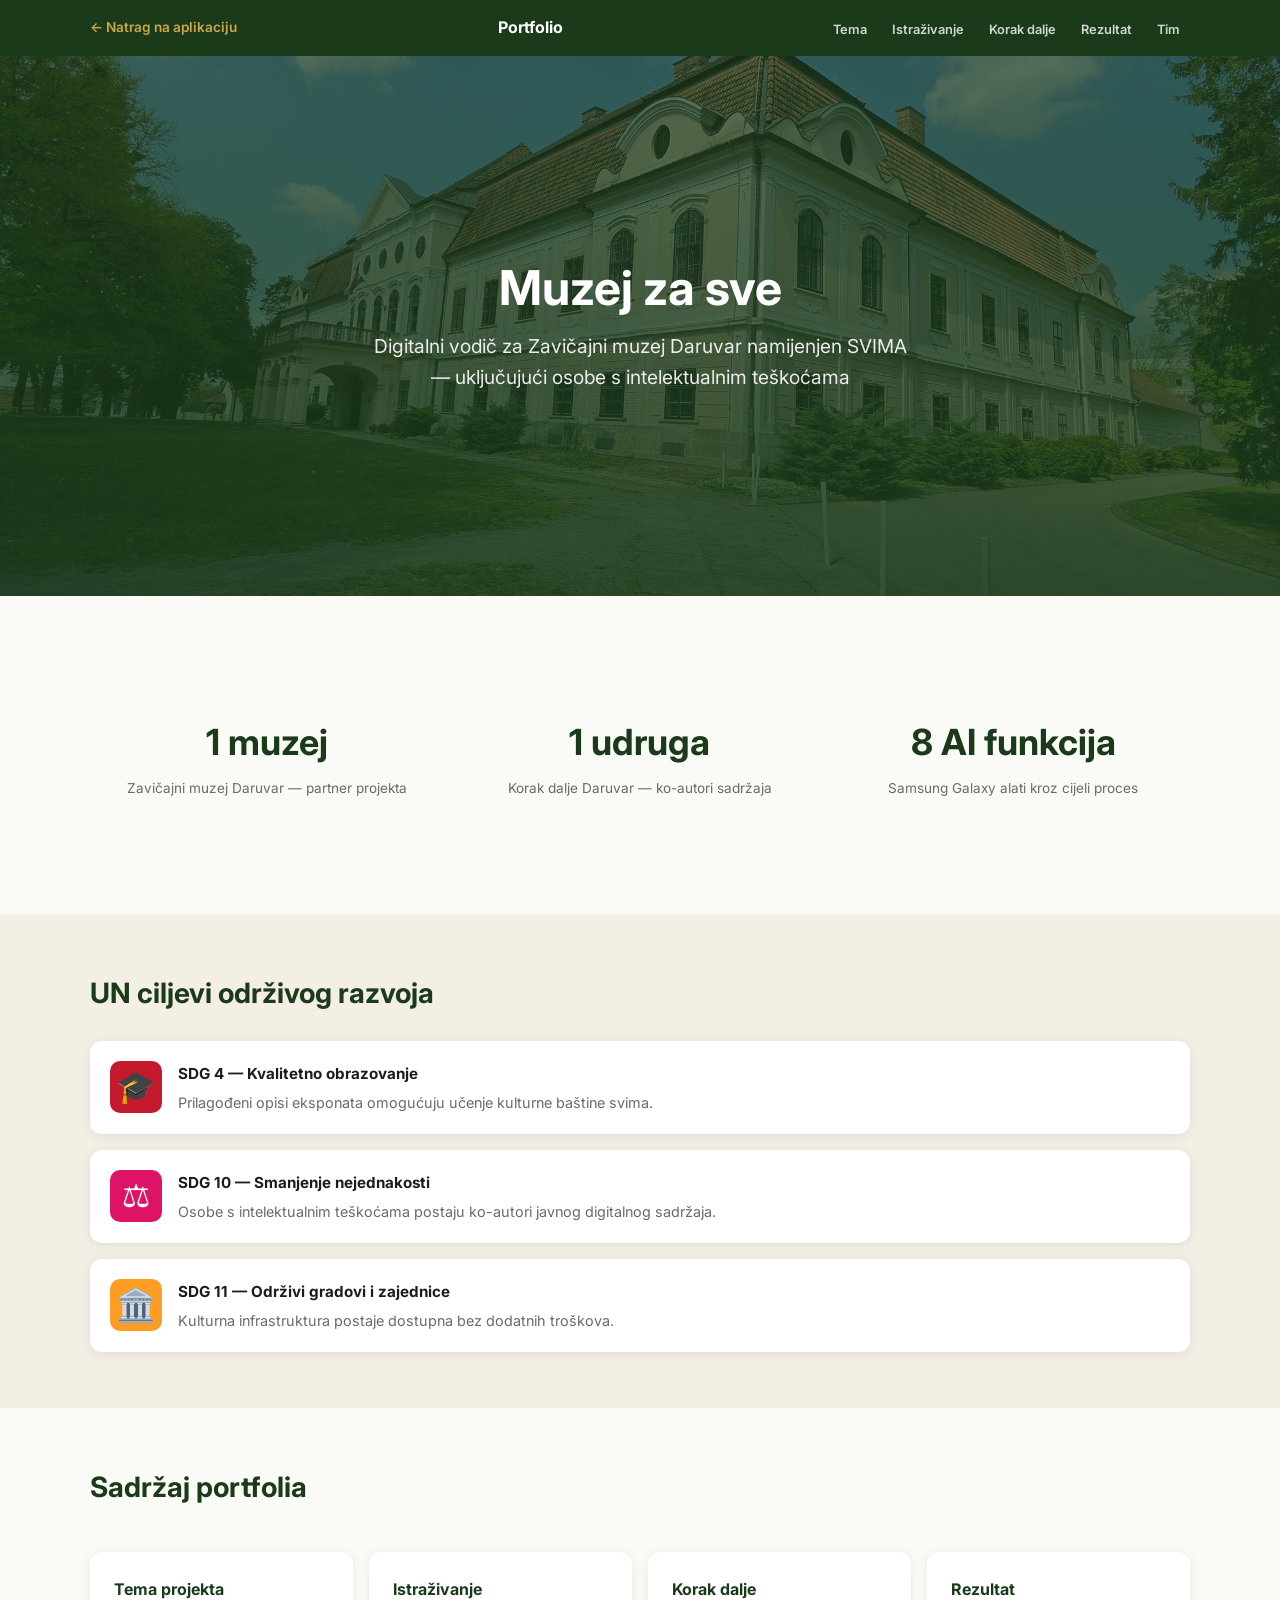
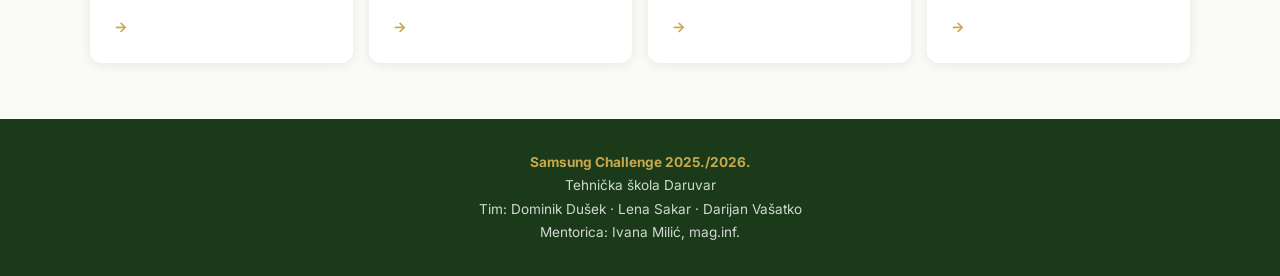
<file: portfolio/index.html>
<!DOCTYPE html>
<html lang="hr">
<head>
  <meta charset="UTF-8">
  <meta name="viewport" content="width=device-width, initial-scale=1.0">
  <meta name="theme-color" content="#1A3A1A">
  <meta name="description" content="Portfolio projekta Muzej za sve — Samsung Challenge 2025./2026.">
  <title>Portfolio — Muzej za sve</title>
  <link rel="icon" type="image/x-icon" href="../favicon.png">
  <link rel="stylesheet" href="css/portfolio.css">
</head>
<body>

  <!-- NAVIGACIJA -->
  <nav class="nav">
    <div class="nav__inner">
      <a href="../index.html" class="nav__natrag">&larr; Natrag na aplikaciju</a>
      <a href="index.html"><span class="nav__brand">Portfolio</span></a>
      <button class="nav__hamburger" aria-label="Otvori izbornik" aria-expanded="false" onclick="this.nextElementSibling.classList.toggle('otvorena'); this.setAttribute('aria-expanded', this.nextElementSibling.classList.contains('otvorena'))">
        <svg width="24" height="24" viewBox="0 0 24 24" fill="none"><path d="M3 6h18M3 12h18M3 18h18" stroke="currentColor" stroke-width="2" stroke-linecap="round"/></svg>
      </button>
      <ul class="nav__lista">
        <li><a href="tema.html">Tema</a></li>
        <li><a href="istrazivanje.html">Istraživanje</a></li>
        <li><a href="ko-kreacija.html">Korak dalje</a></li>
        <li><a href="rezultat.html">Rezultat</a></li>
        <li><a href="tim.html">Tim</a></li>
      </ul>
    </div>
  </nav>

  <!-- HERO -->
  <header class="hero hero--slika" style="background-image: url('../assets/slike/dvorac-izvana.jpg')">
    <div class="hero__sadrzaj">
      <h1 class="hero__naslov">Muzej za sve</h1>
      <p class="hero__podnaslov">Digitalni vodič za Zavičajni muzej Daruvar namijenjen SVIMA — uključujući osobe s intelektualnim teškoćama</p>
    </div>
  </header>

  <main>
    <!-- STATISTIKE -->
    <section class="sekcija">
      <div class="sekcija__sadrzaj">
        <div class="statistike">
          <div class="statistika">
            <span class="statistika__broj">1 muzej</span>
            <p class="statistika__tekst">Zavičajni muzej Daruvar — partner projekta</p>
          </div>
          <div class="statistika">
            <span class="statistika__broj">1 udruga</span>
            <p class="statistika__tekst">Korak dalje Daruvar — ko-autori sadržaja</p>
          </div>
          <div class="statistika">
            <span class="statistika__broj">8 AI funkcija</span>
            <p class="statistika__tekst">Samsung Galaxy alati kroz cijeli proces</p>
          </div>
        </div>
      </div>
    </section>

    <!-- UN SDG CILJEVI -->
    <section class="sekcija sekcija--krem">
      <div class="sekcija__sadrzaj">
        <h2 class="sekcija__naslov">UN ciljevi održivog razvoja</h2>
        <div class="sdg-lista">
          <div class="sdg">
            <div class="sdg__ikona sdg__ikona--4" aria-hidden="true">&#127891;</div>
            <div>
              <p class="sdg__naziv">SDG 4 — Kvalitetno obrazovanje</p>
              <p class="sdg__opis">Prilagođeni opisi eksponata omogućuju učenje kulturne baštine svima.</p>
            </div>
          </div>
          <div class="sdg">
            <div class="sdg__ikona sdg__ikona--10" aria-hidden="true">&#9878;&#65039;</div>
            <div>
              <p class="sdg__naziv">SDG 10 — Smanjenje nejednakosti</p>
              <p class="sdg__opis">Osobe s intelektualnim teškoćama postaju ko-autori javnog digitalnog sadržaja.</p>
            </div>
          </div>
          <div class="sdg">
            <div class="sdg__ikona sdg__ikona--11" aria-hidden="true">&#127963;&#65039;</div>
            <div>
              <p class="sdg__naziv">SDG 11 — Održivi gradovi i zajednice</p>
              <p class="sdg__opis">Kulturna infrastruktura postaje dostupna bez dodatnih troškova.</p>
            </div>
          </div>
        </div>
      </div>
    </section>

    <!-- NAVIGACIJSKE KARTICE -->
    <section class="sekcija">
      <div class="sekcija__sadrzaj">
        <h2 class="sekcija__naslov">Sadržaj portfolia</h2>
        <div class="nav-kartice">
          <a href="tema.html" class="nav-kartica">
            <span class="nav-kartica__naziv">Tema projekta</span>
            <span class="nav-kartica__strelica">&rarr;</span>
          </a>
          <a href="istrazivanje.html" class="nav-kartica">
            <span class="nav-kartica__naziv">Istraživanje</span>
            <span class="nav-kartica__strelica">&rarr;</span>
          </a>
          <a href="ko-kreacija.html" class="nav-kartica">
            <span class="nav-kartica__naziv">Korak dalje</span>
            <span class="nav-kartica__strelica">&rarr;</span>
          </a>
          <a href="rezultat.html" class="nav-kartica">
            <span class="nav-kartica__naziv">Rezultat</span>
            <span class="nav-kartica__strelica">&rarr;</span>
          </a>
        </div>
      </div>
    </section>
  </main>

  <!-- FOOTER -->
  <footer class="footer">
    <p><strong>Samsung Challenge 2025./2026.</strong></p>
    <p>Tehnička škola Daruvar</p>
    <p>Tim: Dominik Dušek &middot; Lena Sakar &middot; Darijan Vašatko</p>
    <p>Mentorica: Ivana Milić, mag.inf.</p>
  </footer>

</body>
</html>
</file>
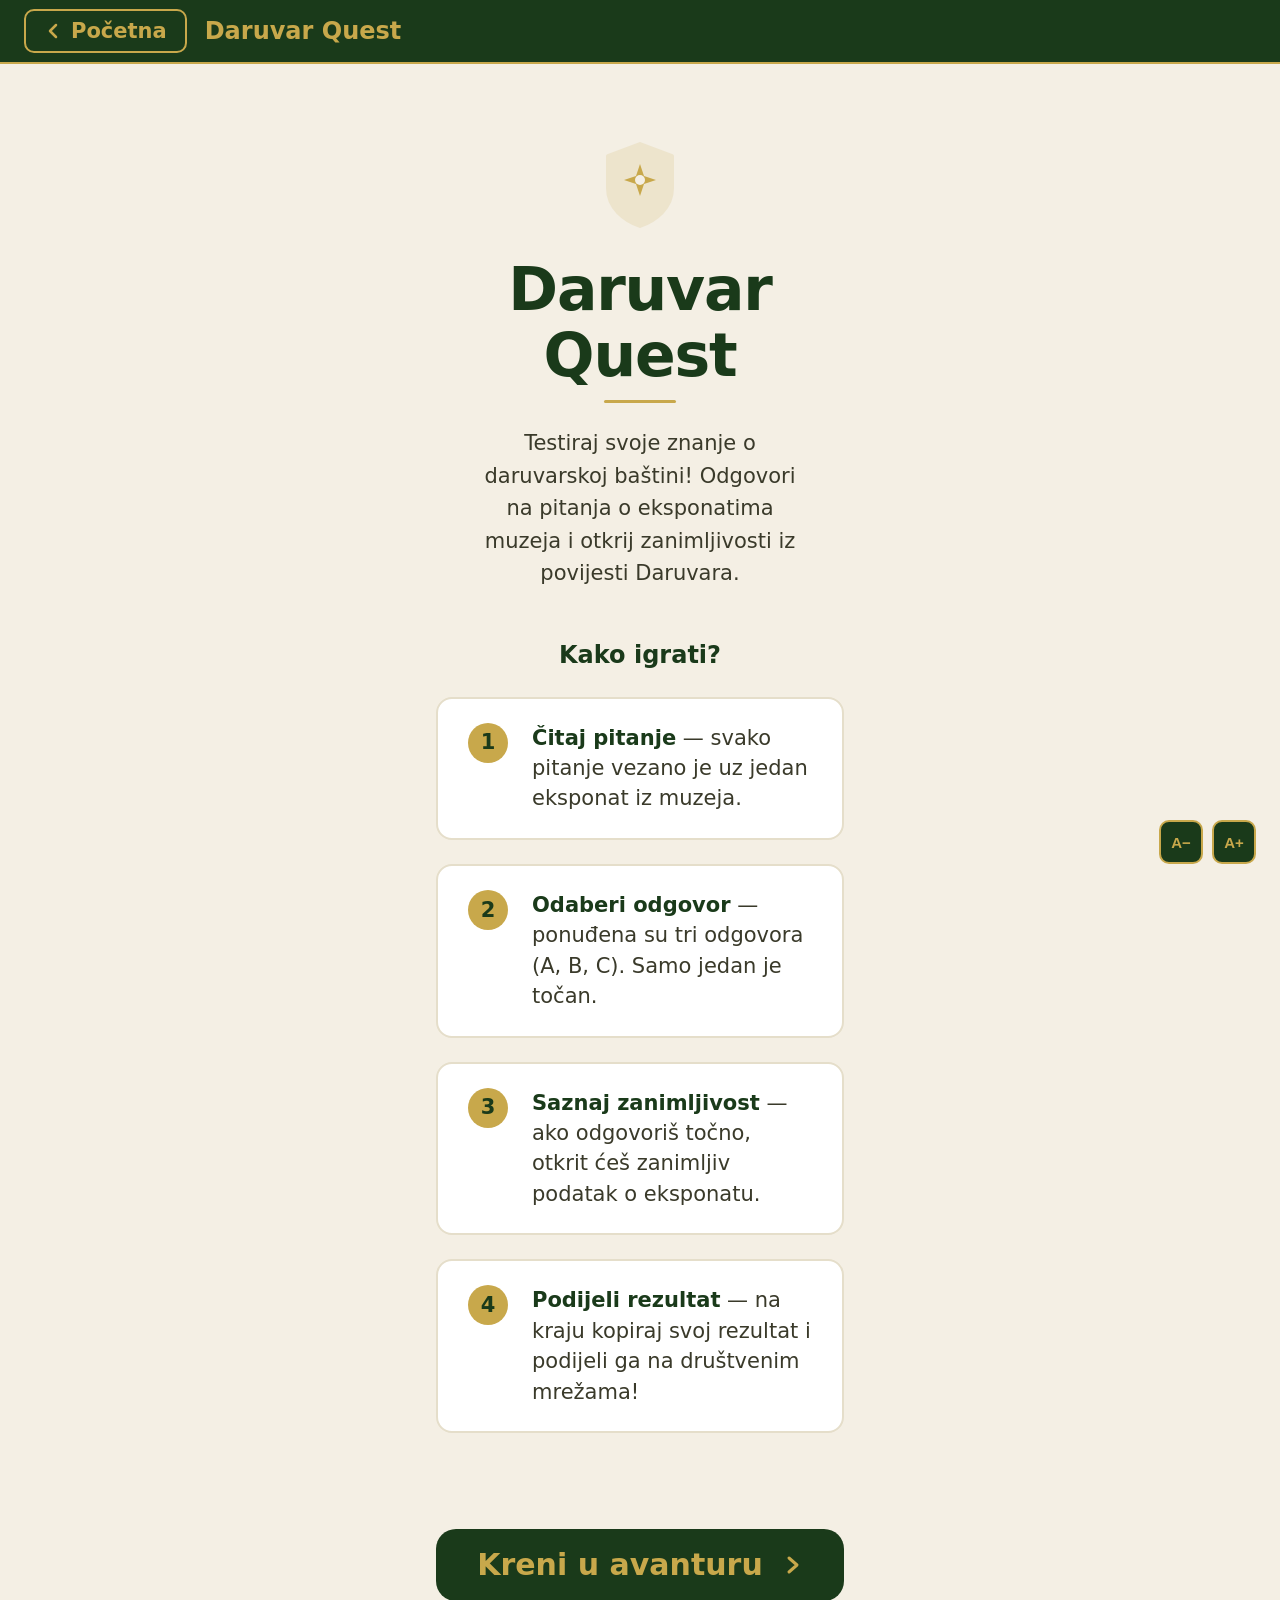
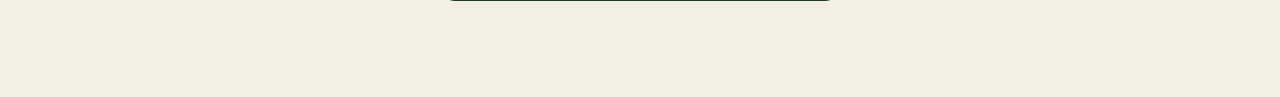
<file: quest/index.html>
<!DOCTYPE html>
<html lang="hr">
<head>
  <meta charset="UTF-8">
  <meta name="viewport" content="width=device-width, initial-scale=1.0, user-scalable=yes">
  <meta name="theme-color" content="#1A3A1A">
  <meta name="description" content="Daruvar Quest — interaktivni kviz o zavičajnoj baštini Daruvara">
  <title>Daruvar Quest</title>
  <link rel="icon" type="image/x-icon" href="../favicon.png">
  <link rel="manifest" href="../manifest.json">
  <style>
    :root {
      --zelena:        #1A3A1A;
      --zlatna:        #C8A84B;
      --krem:          #F4EFE4;
      --krem-tamna:    #E5DECA;
      --tekst-sivi:    #3A3A2A;
      --zaglavlje-h:   64px;
    }

    html { font-size: 24px; }

    *, *::before, *::after {
      box-sizing: border-box;
      margin: 0;
      padding: 0;
    }

    body {
      font-family: -apple-system, BlinkMacSystemFont, 'Segoe UI', system-ui, sans-serif;
      background-color: var(--krem);
      color: var(--zelena);
      font-size: 24px;
      line-height: 1.45;
      min-height: 100dvh;
    }

    .skip-link {
      position: absolute;
      top: -999px;
      left: 0.5rem;
      z-index: 999;
      background: var(--zelena);
      color: var(--zlatna);
      padding: 0.75rem 1.25rem;
      border-radius: 0 0 10px 10px;
      font-size: 1rem;
      font-weight: 700;
      text-decoration: none;
      white-space: nowrap;
    }
    .skip-link:focus { top: 0; }

    .zaglavlje {
      position: fixed;
      inset: 0 0 auto 0;
      height: var(--zaglavlje-h);
      background-color: var(--zelena);
      color: var(--zlatna);
      display: flex;
      align-items: center;
      padding: 0 1rem;
      gap: 0.75rem;
      z-index: 10;
      border-bottom: 2px solid var(--zlatna);
    }

    .gumb-natrag {
      display: flex;
      align-items: center;
      gap: 0.375rem;
      min-height: 44px;
      padding: 0 0.75rem;
      border: 2px solid var(--zlatna);
      border-radius: 10px;
      color: var(--zlatna);
      background: transparent;
      text-decoration: none;
      font-family: inherit;
      font-size: 0.875rem;
      font-weight: 700;
      white-space: nowrap;
      flex-shrink: 0;
    }

    .gumb-natrag:focus-visible {
      outline: 3px solid var(--zlatna);
      outline-offset: 2px;
    }

    .zaglavlje__naslov {
      font-size: 1rem;
      font-weight: 700;
      flex: 1;
    }

    .glavno {
      padding-top: calc(var(--zaglavlje-h) + 1rem);
      padding-bottom: 3rem;
      min-height: 100dvh;
      display: flex;
      flex-direction: column;
      align-items: center;
    }

    .hero {
      display: flex;
      flex-direction: column;
      align-items: center;
      text-align: center;
      padding: 2rem 1.5rem 1.5rem;
      gap: 1rem;
      max-width: 480px;
    }

    .hero__ikona {
      color: var(--zlatna);
    }

    .hero__naslov {
      font-size: clamp(1.75rem, 8vw, 2.5rem);
      font-weight: 900;
      line-height: 1.1;
      letter-spacing: -0.02em;
    }

    .hero__naslov::after {
      content: '';
      display: block;
      width: 3rem;
      height: 3px;
      background: var(--zlatna);
      margin: 0.5rem auto 0;
      border-radius: 2px;
    }

    .hero__opis {
      font-size: 0.875rem;
      color: var(--tekst-sivi);
      line-height: 1.55;
      max-width: 340px;
    }

    .pravila {
      display: flex;
      flex-direction: column;
      gap: 1rem;
      padding: 0.5rem 1.5rem 1.5rem;
      width: 100%;
      max-width: 480px;
    }

    .pravila__naslov {
      font-size: 1rem;
      font-weight: 700;
      text-align: center;
    }

    .pravilo {
      display: flex;
      align-items: flex-start;
      gap: 1rem;
      background: white;
      border: 2px solid var(--krem-tamna);
      border-radius: 16px;
      padding: 1rem 1.25rem;
    }

    .pravilo__broj {
      display: flex;
      align-items: center;
      justify-content: center;
      width: 40px;
      height: 40px;
      min-width: 40px;
      border-radius: 50%;
      background: var(--zlatna);
      color: var(--zelena);
      font-size: 0.875rem;
      font-weight: 800;
      flex-shrink: 0;
    }

    .pravilo__tekst {
      font-size: 0.875rem;
      color: var(--tekst-sivi);
      line-height: 1.45;
    }

    .pravilo__tekst strong {
      color: var(--zelena);
    }

    .cta {
      padding: 1rem 1.5rem;
      width: 100%;
      max-width: 480px;
    }

    .gumb-kreni {
      display: flex;
      align-items: center;
      justify-content: center;
      gap: 0.75rem;
      width: 100%;
      min-height: 72px;
      background: var(--zelena);
      color: var(--zlatna);
      border: none;
      border-radius: 20px;
      font-family: inherit;
      font-size: 1.25rem;
      font-weight: 700;
      cursor: pointer;
      text-decoration: none;
    }

    .gumb-kreni:focus-visible {
      outline: 4px solid var(--zlatna);
      outline-offset: 3px;
    }

    .prethodni-rezultat {
      text-align: center;
      padding: 0.75rem 1.5rem;
      font-size: 0.875rem;
      color: var(--tekst-sivi);
    }

    .prethodni-rezultat strong {
      color: var(--zelena);
    }

    .font-kontrola {
      position: fixed;
      bottom: 1.5rem;
      right: 1rem;
      display: flex;
      gap: 0.375rem;
      z-index: 20;
    }
    .font-kontrola__gumb {
      display: flex;
      align-items: center;
      justify-content: center;
      width: 44px;
      height: 44px;
      background: var(--zelena);
      color: var(--zlatna);
      border: 2px solid var(--zlatna);
      border-radius: 10px;
      font-size: 15px;
      font-weight: 700;
      cursor: pointer;
    }
    .font-kontrola__gumb:disabled { opacity: 0.35; cursor: default; }
    .font-kontrola__gumb:focus-visible {
      outline: 3px solid var(--zlatna);
      outline-offset: 2px;
    }
  </style>
</head>
<body>

  <a class="skip-link" href="#glavno">Preskoči na sadržaj</a>

  <header class="zaglavlje">
    <a href="../index.html"
       class="gumb-natrag"
       aria-label="Natrag na početnu stranicu">
      <svg width="18" height="18" viewBox="0 0 18 18" fill="none" aria-hidden="true">
        <path d="M12 3 L6 9 L12 15"
              stroke="currentColor" stroke-width="2.5"
              stroke-linecap="round" stroke-linejoin="round"/>
      </svg>
      Početna
    </a>
    <span class="zaglavlje__naslov">Daruvar Quest</span>
  </header>

  <main class="glavno" id="glavno">

    <section class="hero">
      <svg class="hero__ikona" width="96" height="96" viewBox="0 0 96 96"
           fill="none" aria-hidden="true">
        <path d="M48 8 L80 20 L80 52 C80 72 64 84 48 90 C32 84 16 72 16 52 L16 20 Z"
              fill="currentColor" opacity="0.15"
              stroke="currentColor" stroke-width="4" stroke-linejoin="round"/>
        <path d="M48 28 L52 40 L64 44 L52 48 L48 60 L44 48 L32 44 L44 40 Z"
              fill="currentColor"/>
        <circle cx="48" cy="44" r="5" fill="var(--krem)"/>
      </svg>

      <h1 class="hero__naslov">Daruvar Quest</h1>
      <p class="hero__opis">
        Testiraj svoje znanje o daruvarskoj baštini!
        Odgovori na pitanja o eksponatima muzeja i otkrij
        zanimljivosti iz povijesti Daruvara.
      </p>
    </section>

    <section class="pravila" aria-label="Pravila kviza">
      <h2 class="pravila__naslov">Kako igrati?</h2>

      <div class="pravilo">
        <span class="pravilo__broj" aria-hidden="true">1</span>
        <p class="pravilo__tekst">
          <strong>Čitaj pitanje</strong> — svako pitanje vezano je
          uz jedan eksponat iz muzeja.
        </p>
      </div>

      <div class="pravilo">
        <span class="pravilo__broj" aria-hidden="true">2</span>
        <p class="pravilo__tekst">
          <strong>Odaberi odgovor</strong> — ponuđena su tri
          odgovora (A, B, C). Samo jedan je točan.
        </p>
      </div>

      <div class="pravilo">
        <span class="pravilo__broj" aria-hidden="true">3</span>
        <p class="pravilo__tekst">
          <strong>Saznaj zanimljivost</strong> — ako odgovoriš
          točno, otkrit ćeš zanimljiv podatak o eksponatu.
        </p>
      </div>

      <div class="pravilo">
        <span class="pravilo__broj" aria-hidden="true">4</span>
        <p class="pravilo__tekst">
          <strong>Podijeli rezultat</strong> — na kraju kopiraj
          svoj rezultat i podijeli ga na društvenim mrežama!
        </p>
      </div>
    </section>

    <div id="prethodni-rezultat" class="prethodni-rezultat"></div>

    <div class="cta">
      <a href="kviz.html"
         class="gumb-kreni"
         aria-label="Započni Daruvar Quest kviz">
        Kreni u avanturu
        <svg width="22" height="22" viewBox="0 0 22 22" fill="none" aria-hidden="true">
          <path d="M8 4 L16 11 L8 18"
                stroke="currentColor" stroke-width="3"
                stroke-linecap="round" stroke-linejoin="round"/>
        </svg>
      </a>
    </div>

  </main>

  <div class="font-kontrola" role="group" aria-label="Veličina slova">
    <button class="font-kontrola__gumb"
            id="font-manji"
            aria-label="Smanji slova"
            onclick="promijeniFont(-1)">A−</button>
    <button class="font-kontrola__gumb"
            id="font-veci"
            aria-label="Povećaj slova"
            onclick="promijeniFont(+1)">A+</button>
  </div>

  <script>
    const FONT_VELICINE = [20, 24, 28, 32];
    let fontIndeks = parseInt(localStorage.getItem('muzej_font_indeks') ?? '1', 10);
    if (fontIndeks < 0 || fontIndeks >= FONT_VELICINE.length) fontIndeks = 1;
    function primijeniFontVelicinu() {
      document.documentElement.style.fontSize = FONT_VELICINE[fontIndeks] + 'px';
      document.getElementById('font-manji').disabled = (fontIndeks === 0);
      document.getElementById('font-veci').disabled  = (fontIndeks === FONT_VELICINE.length - 1);
    }
    function promijeniFont(smjer) {
      fontIndeks = Math.max(0, Math.min(FONT_VELICINE.length - 1, fontIndeks + smjer));
      localStorage.setItem('muzej_font_indeks', fontIndeks);
      primijeniFontVelicinu();
    }
    primijeniFontVelicinu();

    (function() {
      const score = localStorage.getItem('daruvar_quest_score');
      if (!score) return;
      try {
        const s = JSON.parse(score);
        if (s.tocno == null || s.ukupno == null) return;
        const el = document.getElementById('prethodni-rezultat');
        const datum = s.datum ? new Date(s.datum).toLocaleDateString('hr-HR') : '';
        el.innerHTML = `Prethodni rezultat: <strong>${s.tocno}/${s.ukupno}</strong>${datum ? ' (' + datum + ')' : ''}`;
      } catch {}
    })();
  </script>

</body>
</html>
</file>
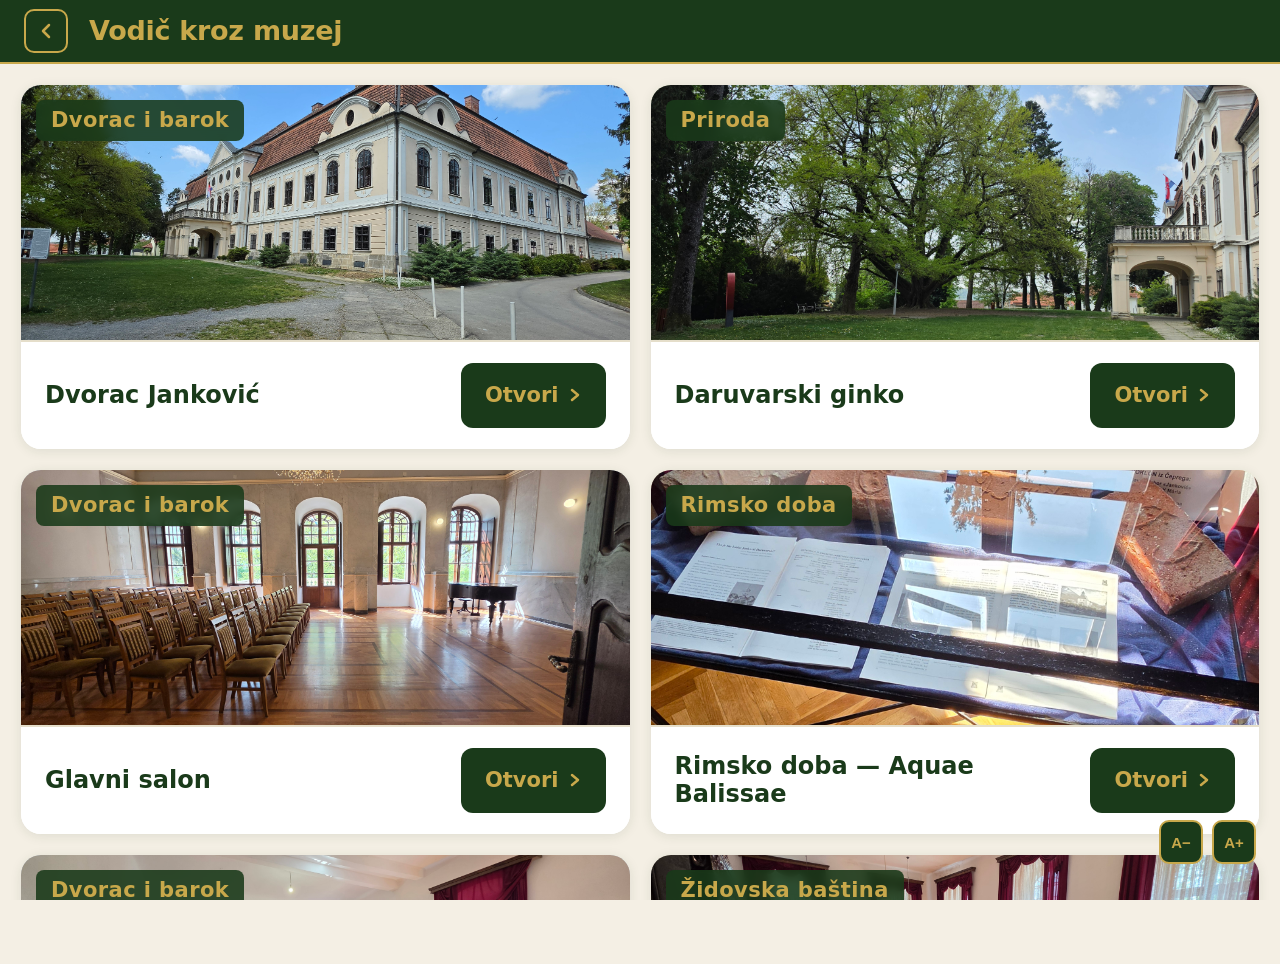
<file: vodic/index.html>
<!DOCTYPE html>
<html lang="hr">
<head>
  <meta charset="UTF-8">
  <meta name="viewport" content="width=device-width, initial-scale=1.0, user-scalable=yes">
  <meta name="theme-color" content="#1A3A1A">
  <meta name="description" content="Vodič kroz Zavičajni muzej Daruvar — lista eksponata">
  <title>Vodič — Muzej za sve</title>
  <link rel="icon" type="image/x-icon" href="favicon.png">
  <link rel="manifest" href="../manifest.json">
  <style>
    /* ─────────────────────────────────────────
       Paleta i mjere — iste varijable kao i u
       index.html radi konzistentnog izgleda.
    ───────────────────────────────────────── */
    :root {
      --zelena:      #1A3A1A;
      --zelena-mid:  #2D5C2D;
      --zlatna:      #C8A84B;
      --krem:        #F4EFE4;
      --krem-tamna:  #E5DECA;
      --tekst-sivi:  #3A3A2A;

      /* Visina gornjeg zaglavlja — koristi se u
         izračunu visine kartice (vidi .karta).  */
      --zaglavlje-h: 64px;

      /* Razmak: padding i gap između kartica.
         Isti razmak svuda — jedna promjena = sve se mijenja. */
      --razmak: 0.875rem; /* ≈ 21 px pri bazi 24 px */
    }

    /* ═══════════════════════════════════════════
       A11y FIX #1 — html font-size
       rem je relativan na <html>, ne <body>.
       Bez ove linije: 0.875rem = 14px (PADA min 20px)!
    ═══════════════════════════════════════════ */
    html { font-size: 24px; }

    /* A11y FIX #2 — Skip link (WCAG 2.4.1) */
    .skip-link {
      position: absolute;
      top: -999px;
      left: 0.5rem;
      z-index: 999;
      background: var(--zelena);
      color: var(--zlatna);
      padding: 0.75rem 1.25rem;
      border-radius: 0 0 10px 10px;
      font-size: 1rem;
      font-weight: 700;
      text-decoration: none;
      white-space: nowrap;
    }
    .skip-link:focus { top: 0; }

    /* A11y FIX #3 — Font kontrola */
    .font-kontrola {
      position: fixed;
      bottom: 1.5rem;
      right: 1rem;
      display: flex;
      gap: 0.375rem;
      z-index: 20;
    }
    .font-kontrola__gumb {
      display: flex;
      align-items: center;
      justify-content: center;
      width: 44px;
      height: 44px;
      background: var(--zelena);
      color: var(--zlatna);
      border: 2px solid var(--zlatna);
      border-radius: 10px;
      font-size: 15px;
      font-weight: 700;
      cursor: pointer;
    }
    .font-kontrola__gumb:disabled { opacity: 0.35; cursor: default; }
    .font-kontrola__gumb:focus-visible {
      outline: 3px solid var(--zlatna);
      outline-offset: 2px;
    }

    *, *::before, *::after {
      box-sizing: border-box;
      margin: 0;
      padding: 0;
    }

    /* ─────────────────────────────────────────
       Tijelo: font min 24px, overflow skriven
       jer scroll radi samo unutar <main>.
    ───────────────────────────────────────── */
    body {
      font-family: -apple-system, BlinkMacSystemFont, 'Segoe UI', system-ui, sans-serif;
      background-color: var(--krem);
      color: var(--zelena);
      font-size: 24px;
      line-height: 1.4;
      /* Sprječava scroll na body razini —
         jedino <main> se scrolls.           */
      height: 100dvh;
      overflow: hidden;
    }

    /* ─────────────────────────────────────────
       ZAGLAVLJE — fiksirano na vrhu ekrana.
       Tamnozelena podloga, zlatni elementi.
    ───────────────────────────────────────── */
    .zaglavlje {
      position: fixed;
      inset: 0 0 auto 0; /* top:0, right:0, left:0, height=auto */
      height: var(--zaglavlje-h);
      background-color: var(--zelena);
      color: var(--zlatna);
      display: flex;
      align-items: center;
      padding: 0 1rem;
      gap: 0.875rem;
      z-index: 10;
      /* Tanki zlatni donji rub odvaja zaglavlje od kartica */
      border-bottom: 2px solid var(--zlatna);
    }

    /* Gumb "Natrag" — dovoljno velik za tapkanje */
    .gumb-natrag {
      display: flex;
      align-items: center;
      justify-content: center;
      width: 44px;
      height: 44px;
      min-width: 44px;
      border: 2px solid var(--zlatna);
      border-radius: 10px;
      color: var(--zlatna);
      background: transparent;
      text-decoration: none;
      flex-shrink: 0;
    }

    .gumb-natrag:focus-visible {
      outline: 3px solid var(--zlatna);
      outline-offset: 2px;
    }

    .zaglavlje__naziv {
      font-size: 1.125rem; /* 27px */
      font-weight: 700;
      letter-spacing: -0.01em;
    }

    /* ─────────────────────────────────────────
       MAIN — scrollabilni kontejner za kartice.
       Počinje ispod zaglavlja, visina do dna.
    ───────────────────────────────────────── */
    .lista {
      margin-top: var(--zaglavlje-h);
      height: calc(100dvh - var(--zaglavlje-h));
      overflow-y: auto;
      -webkit-overflow-scrolling: touch;

      display: grid;
      grid-template-columns: repeat(2, 1fr);
      padding: var(--razmak);
      gap: var(--razmak);
      align-content: start;
    }

    @media (max-width: 480px) {
      .lista {
        grid-template-columns: 1fr;
      }
    }

    /* ─────────────────────────────────────────
       KARTICA eksponata.

       Visina je precizno izračunata da točno
       2 kartice stanu na ekran bez scrollanja:

         karta_vis = (100dvh
                      - zaglavlje-h      ← header
                      - razmak×2         ← padding gore i dolje
                      - razmak           ← razmak između 2 kartice
                     ) / 2

         Kraće: 50dvh - (zaglavlje-h/2) - (razmak×1.5)
         ≈ 50dvh - 64px  (pri razmak ≈ 21px)
    ───────────────────────────────────────── */
    .karta {
      display: flex;
      flex-direction: column;
      background: white;
      border-radius: 20px;
      overflow: hidden;

      height: calc(44dvh - 32px);
      min-height: 220px;

      box-shadow: 0 2px 12px rgba(26, 58, 26, 0.10);
    }

    @media (max-width: 480px) {
      .karta {
        height: calc(50dvh - 64px);
      }
    }

    /* ── Foto/placeholder dio kartice ── */
    .karta__foto {
      position: relative;
      flex: 1; /* raste i ispunjava preostali prostor iznad dna */
      overflow: hidden;
      background-color: var(--krem-tamna);
    }

    /* Placeholder je uvijek tu — kao pozadinski sloj.
       Slika (ako postoji) leži na vrhu i prekriva ga. */
    .karta__placeholder {
      position: absolute;
      inset: 0;
      display: flex;
      flex-direction: column;
      align-items: center;
      justify-content: center;
      gap: 0.625rem;
    }

    .karta__placeholder-tekst {
      font-size: 0.875rem; /* 21px — iznad minimuma 20px */
      /* A11y FIX #6: opacity:0.5 davalo efektivni kontrast ~2.8:1 (PADA AA 4.5:1).
         0.75 daje ~6.4:1 — prolazi AA uz vidljiv tekst placeholdera. */
      opacity: 0.75;
      text-align: center;
      padding: 0 1rem;
    }

    /* Fotografija leži iznad placeholdera */
    .karta__slika {
      position: absolute;
      inset: 0;
      width: 100%;
      height: 100%;
      object-fit: cover;
      /* onerror JS klasa ovu sliku sakriva */
    }

    .karta__slika--greska {
      display: none;
    }

    /* Kategorija bedž — mali natpis u uglu slike */
    .karta__badge {
      position: absolute;
      top: 0.625rem;
      left: 0.625rem;
      background: rgba(26, 58, 26, 0.88);
      color: var(--zlatna);
      font-size: 0.875rem; /* 21px */
      font-weight: 600;
      padding: 0.25rem 0.625rem;
      border-radius: 8px;
      letter-spacing: 0.02em;
      /* Backdrop blur za čitljivost preko fotografije */
      backdrop-filter: blur(4px);
      -webkit-backdrop-filter: blur(4px);
    }

    /* ── Donji dio kartice: naziv + gumb ── */
    .karta__dno {
      display: flex;
      align-items: center;
      justify-content: space-between;
      gap: 0.75rem;
      padding: 0.875rem 1rem;
      background: white;
      border-top: 2px solid var(--krem-tamna);
      /* Fiksna visina dna — foto area dobiva ostatak */
      flex-shrink: 0;
    }

    .karta__naziv {
      font-size: 1rem; /* 24px — točno zahtjev */
      font-weight: 700;
      color: var(--zelena);
      line-height: 1.2;
      flex: 1;
      /* Dugački nazivi se prelome, ne izlaze iz kartice */
      overflow-wrap: break-word;
    }

    /* Gumb "Otvori" — iste veličine kao i ostali gumbi */
    .gumb-otvori {
      display: flex;
      align-items: center;
      gap: 0.375rem;
      background-color: var(--zelena);
      color: var(--zlatna);
      border: none;
      border-radius: 12px;
      font-family: inherit;
      font-size: 0.875rem; /* 21px */
      font-weight: 700;
      padding: 0.75rem 1rem;
      min-height: 44px; /* WCAG minimun */
      min-width: 44px;
      cursor: pointer;
      text-decoration: none;
      white-space: nowrap;
      flex-shrink: 0;
    }

    .gumb-otvori:focus-visible {
      outline: 3px solid var(--zlatna);
      outline-offset: 2px;
    }

    /* ─────────────────────────────────────────
       STANJA: učitavanje / greška / prazno
    ───────────────────────────────────────── */
    .stanje {
      display: flex;
      flex-direction: column;
      align-items: center;
      justify-content: center;
      text-align: center;
      gap: 1rem;
      padding: 3rem 2rem;
      color: var(--tekst-sivi);
      height: calc(100dvh - var(--zaglavlje-h) - 4rem);
    }

    .stanje__ikona {
      opacity: 0.35;
    }

    .stanje__naslov {
      font-size: 1.25rem; /* 30px */
      font-weight: 700;
      color: var(--zelena);
    }

    .stanje__opis {
      font-size: 0.875rem; /* 21px */
      max-width: 280px;
    }

    .stanje__gumb {
      margin-top: 0.5rem;
      background-color: var(--zelena);
      color: var(--zlatna);
      border: none;
      border-radius: 12px;
      font-family: inherit;
      font-size: 0.875rem;
      font-weight: 700;
      padding: 0.875rem 1.5rem;
      min-height: 48px;
      cursor: pointer;
    }

    .stanje__gumb:focus-visible {
      outline: 3px solid var(--zlatna);
      outline-offset: 2px;
    }

  </style>
</head>
<body>

  <!-- A11y FIX #2 — Skip link -->
  <a class="skip-link" href="#lista">Preskoči na listu eksponata</a>

  <!-- ══════════════════════════════════════
       ZAGLAVLJE — fiksirano, uvijek vidljivo
  ══════════════════════════════════════ -->
  <header class="zaglavlje">
    <a href="../index.html"
       class="gumb-natrag"
       aria-label="Natrag na početni ekran">
      <svg width="20" height="20" viewBox="0 0 20 20" fill="none" aria-hidden="true">
        <path d="M13 4 L7 10 L13 16"
              stroke="currentColor" stroke-width="2.5"
              stroke-linecap="round" stroke-linejoin="round"/>
      </svg>
    </a>
    <h1 class="zaglavlje__naziv">Vodič kroz muzej</h1>
  </header>


  <!-- ══════════════════════════════════════
       LISTA — JS ovdje ubacuje kartice.
       aria-live: čitač ekrana najavljuje
       promjene (učitavanje → kartice).
  ══════════════════════════════════════ -->
  <main class="lista" id="lista" aria-label="Lista eksponata" aria-live="polite">

    <!-- Inicijalno stanje: prikazuje se dok fetch ne završi -->
    <div class="stanje" id="stanje-ucitavanje">
      <svg class="stanje__ikona" width="64" height="64" viewBox="0 0 64 64"
           fill="none" aria-hidden="true">
        <!-- Stiliziran muzejski luk — referenca na Aquae Balissae -->
        <rect x="4" y="56" width="56" height="5" rx="2.5" fill="#1A3A1A"/>
        <rect x="8" y="30" width="9" height="27" rx="2" fill="#1A3A1A"/>
        <rect x="47" y="30" width="9" height="27" rx="2" fill="#1A3A1A"/>
        <path d="M8 31 C8 10 56 10 56 31"
              stroke="#1A3A1A" stroke-width="5" fill="none"/>
      </svg>
      <p class="stanje__naslov">Učitavam eksponate…</p>
    </div>

  </main>


  <!-- ══════════════════════════════════════
       JAVASCRIPT — sva logika na jednom
       mjestu, organizirana u 4 koraka.
  ══════════════════════════════════════ -->
  <!-- ══════════════════════════════════════
       KONTROLA FONTA — A11y FIX #3
  ══════════════════════════════════════ -->
  <div class="font-kontrola" role="group" aria-label="Veličina slova">
    <button class="font-kontrola__gumb"
            id="font-manji"
            aria-label="Smanji slova"
            onclick="promijeniFont(-1)">A−</button>
    <button class="font-kontrola__gumb"
            id="font-veci"
            aria-label="Povećaj slova"
            onclick="promijeniFont(+1)">A+</button>
  </div>

  <script>
    const FONT_VELICINE = [20, 24, 28, 32];
    let fontIndeks = parseInt(localStorage.getItem('muzej_font_indeks') ?? '1', 10);
    if (fontIndeks < 0 || fontIndeks >= FONT_VELICINE.length) fontIndeks = 1;
    function primijeniFontVelicinu() {
      document.documentElement.style.fontSize = FONT_VELICINE[fontIndeks] + 'px';
      document.getElementById('font-manji').disabled = (fontIndeks === 0);
      document.getElementById('font-veci').disabled  = (fontIndeks === FONT_VELICINE.length - 1);
    }
    function promijeniFont(smjer) {
      fontIndeks = Math.max(0, Math.min(FONT_VELICINE.length - 1, fontIndeks + smjer));
      localStorage.setItem('muzej_font_indeks', fontIndeks);
      primijeniFontVelicinu();
    }
    primijeniFontVelicinu();
  </script>

  <script>

    /* ────────────────────────────────────────
       KONFIGURACIJA
       Dodaj novu kategoriju ovdje ako treba —
       nigdje drugdje ne treba mijenjati.
    ──────────────────────────────────────── */
    const KATEGORIJE = {
      'rimsko-doba':       'Rimsko doba',
      'dvorac-i-barok':    'Dvorac i barok',
      'priroda':           'Priroda',
      'zidovska-bastina':  'Židovska baština',
      'galerija':          'Galerija',
      'ratovi':            'Ratovi',
      'ceska-bastina':     'Češka baština',
    };

    /* Placeholder SVG ilustracije po kategoriji.
       Tematski su vezane uz sadržaj kategorije —
       ne generičke ikone.                         */
    const PLACEHOLDEROVI = {

      /* Pehar s mrežastim uzorkom — referenca na
         diatreta tehniku izrade Diatretnog pehara  */
      'rimsko-doba': {
        pozadina: '#EDE0BE',
        svg: `
          <svg width="80" height="96" viewBox="0 0 80 96" fill="none" xmlns="http://www.w3.org/2000/svg" aria-hidden="true">
            <!-- Obod pehara -->
            <rect x="12" y="14" width="56" height="8" rx="4" fill="#8B6420" opacity="0.5"/>
            <!-- Tijelo — trapez -->
            <path d="M16 22 L24 68 L56 68 L64 22 Z" fill="#8B6420" opacity="0.18"/>
            <path d="M16 22 L24 68 L56 68 L64 22 Z" stroke="#8B6420" stroke-width="2" opacity="0.4"/>
            <!-- Mrežasti uzorak — diatreta tehnika -->
            <line x1="25" y1="35" x2="55" y2="35" stroke="#8B6420" stroke-width="1.5" opacity="0.35"/>
            <line x1="22" y1="49" x2="58" y2="49" stroke="#8B6420" stroke-width="1.5" opacity="0.35"/>
            <line x1="20" y1="63" x2="60" y2="63" stroke="#8B6420" stroke-width="1.5" opacity="0.35"/>
            <line x1="30" y1="22" x2="26" y2="68" stroke="#8B6420" stroke-width="1" opacity="0.25"/>
            <line x1="40" y1="21" x2="40" y2="68" stroke="#8B6420" stroke-width="1" opacity="0.25"/>
            <line x1="50" y1="22" x2="54" y2="68" stroke="#8B6420" stroke-width="1" opacity="0.25"/>
            <!-- Nožica -->
            <rect x="36" y="68" width="8" height="14" rx="2" fill="#8B6420" opacity="0.45"/>
            <!-- Baza -->
            <rect x="24" y="82" width="32" height="6" rx="3" fill="#8B6420" opacity="0.5"/>
          </svg>`
      },

      /* Dvorac — toranj s kruništem i zastavom.
         Zastava je zlatna kao grb Jankovića.     */
      'dvorac-i-barok': {
        pozadina: '#D0DAE8',
        svg: `
          <svg width="80" height="96" viewBox="0 0 80 96" fill="none" xmlns="http://www.w3.org/2000/svg" aria-hidden="true">
            <!-- Bočna krila dvorca -->
            <rect x="4"  y="52" width="18" height="38" rx="2" fill="#2A4A6A" opacity="0.22"/>
            <rect x="58" y="52" width="18" height="38" rx="2" fill="#2A4A6A" opacity="0.22"/>
            <!-- Središnji toranj -->
            <rect x="24" y="36" width="32" height="54" rx="2" fill="#2A4A6A" opacity="0.28"/>
            <!-- Krunište (merloni) -->
            <rect x="22" y="26" width="8"  height="12" rx="1.5" fill="#2A4A6A" opacity="0.45"/>
            <rect x="34" y="26" width="8"  height="12" rx="1.5" fill="#2A4A6A" opacity="0.45"/>
            <rect x="46" y="26" width="8"  height="12" rx="1.5" fill="#2A4A6A" opacity="0.45"/>
            <!-- Lučni prozor — barokni detalj -->
            <path d="M34 58 L34 72 Q40 78 46 72 L46 58 Z" fill="#2A4A6A" opacity="0.4"/>
            <!-- Bočni prozori -->
            <rect x="9"  y="62" width="8" height="10" rx="1" fill="#2A4A6A" opacity="0.3"/>
            <rect x="63" y="62" width="8" height="10" rx="1" fill="#2A4A6A" opacity="0.3"/>
            <!-- Motka zastave -->
            <line x1="40" y1="6" x2="40" y2="28" stroke="#2A4A6A" stroke-width="2.5" stroke-linecap="round" opacity="0.5"/>
            <!-- Zlatna zastava — grb Jankovića -->
            <path d="M40 6 L58 14 L40 22 Z" fill="#C8A84B" opacity="0.7"/>
          </svg>`
      },

      /* Ginkgo list — lepezast oblik koji je
         prepoznatljiv znak ove drevne vrste.   */
      'priroda': {
        pozadina: '#C8DDB4',
        svg: `
          <svg width="80" height="96" viewBox="0 0 80 96" fill="none" xmlns="http://www.w3.org/2000/svg" aria-hidden="true">
            <!-- Stapka -->
            <line x1="40" y1="88" x2="40" y2="54"
                  stroke="#1A4A1A" stroke-width="3" stroke-linecap="round" opacity="0.6"/>
            <!-- Lijevi lobus lista -->
            <path d="M40 54 Q20 44 12 20 Q28 10 38 38 Z"
                  fill="#1A5C1A" opacity="0.32"/>
            <!-- Desni lobus lista -->
            <path d="M40 54 Q60 44 68 20 Q52 10 42 38 Z"
                  fill="#1A5C1A" opacity="0.32"/>
            <!-- Žile — detalj koji list čini prepoznatljivim -->
            <line x1="40" y1="54" x2="40" y2="16"
                  stroke="#1A4A1A" stroke-width="1.5" opacity="0.35"/>
            <line x1="40" y1="48" x2="20" y2="20"
                  stroke="#1A4A1A" stroke-width="1"  opacity="0.25"/>
            <line x1="40" y1="48" x2="60" y2="20"
                  stroke="#1A4A1A" stroke-width="1"  opacity="0.25"/>
            <line x1="40" y1="42" x2="14" y2="30"
                  stroke="#1A4A1A" stroke-width="1"  opacity="0.2"/>
            <line x1="40" y1="42" x2="66" y2="30"
                  stroke="#1A4A1A" stroke-width="1"  opacity="0.2"/>
            <!-- Malo zlatno sjeme — jesenski detalj -->
            <ellipse cx="40" cy="90" rx="4" ry="5" fill="#C8A84B" opacity="0.5"/>
          </svg>`
      },

      /* Menorah — simbol židovske zajednice */
      'zidovska-bastina': {
        pozadina: '#E8E0D0',
        svg: `
          <svg width="80" height="96" viewBox="0 0 80 96" fill="none" xmlns="http://www.w3.org/2000/svg" aria-hidden="true">
            <!-- Središnji stup -->
            <line x1="40" y1="20" x2="40" y2="82" stroke="#8B6A2F" stroke-width="3" opacity="0.5"/>
            <!-- Baza -->
            <rect x="26" y="82" width="28" height="6" rx="3" fill="#8B6A2F" opacity="0.5"/>
            <!-- Lijevi krakovi -->
            <path d="M40 50 Q28 48 22 28" stroke="#8B6A2F" stroke-width="2.5" fill="none" opacity="0.4"/>
            <path d="M40 60 Q20 56 14 28" stroke="#8B6A2F" stroke-width="2.5" fill="none" opacity="0.4"/>
            <path d="M40 70 Q12 64 8 28" stroke="#8B6A2F" stroke-width="2.5" fill="none" opacity="0.4"/>
            <!-- Desni krakovi -->
            <path d="M40 50 Q52 48 58 28" stroke="#8B6A2F" stroke-width="2.5" fill="none" opacity="0.4"/>
            <path d="M40 60 Q60 56 66 28" stroke="#8B6A2F" stroke-width="2.5" fill="none" opacity="0.4"/>
            <path d="M40 70 Q68 64 72 28" stroke="#8B6A2F" stroke-width="2.5" fill="none" opacity="0.4"/>
            <!-- Plamenovi -->
            <ellipse cx="8"  cy="22" rx="3" ry="5" fill="#C8A84B" opacity="0.6"/>
            <ellipse cx="14" cy="22" rx="3" ry="5" fill="#C8A84B" opacity="0.6"/>
            <ellipse cx="22" cy="22" rx="3" ry="5" fill="#C8A84B" opacity="0.6"/>
            <ellipse cx="40" cy="14" rx="3" ry="6" fill="#C8A84B" opacity="0.7"/>
            <ellipse cx="58" cy="22" rx="3" ry="5" fill="#C8A84B" opacity="0.6"/>
            <ellipse cx="66" cy="22" rx="3" ry="5" fill="#C8A84B" opacity="0.6"/>
            <ellipse cx="72" cy="22" rx="3" ry="5" fill="#C8A84B" opacity="0.6"/>
          </svg>`
      },

      /* Okvir slike — galerijski prostor */
      'galerija': {
        pozadina: '#F0E8E0',
        svg: `
          <svg width="80" height="96" viewBox="0 0 80 96" fill="none" xmlns="http://www.w3.org/2000/svg" aria-hidden="true">
            <!-- Okvir -->
            <rect x="10" y="16" width="60" height="48" rx="2" stroke="#6A4A3A" stroke-width="3" fill="none" opacity="0.4"/>
            <rect x="16" y="22" width="48" height="36" rx="1" fill="#6A4A3A" opacity="0.12"/>
            <!-- Pejzaž unutar okvira -->
            <path d="M16 46 L28 32 L38 40 L50 28 L64 42 L64 58 L16 58 Z" fill="#6A4A3A" opacity="0.2"/>
            <circle cx="54" cy="28" r="4" fill="#C8A84B" opacity="0.4"/>
            <!-- Stalak -->
            <line x1="40" y1="64" x2="40" y2="82" stroke="#6A4A3A" stroke-width="2.5" opacity="0.4"/>
            <line x1="28" y1="82" x2="52" y2="82" stroke="#6A4A3A" stroke-width="2.5" opacity="0.4"/>
            <line x1="40" y1="72" x2="28" y2="82" stroke="#6A4A3A" stroke-width="2" opacity="0.3"/>
            <line x1="40" y1="72" x2="52" y2="82" stroke="#6A4A3A" stroke-width="2" opacity="0.3"/>
          </svg>`
      },

      /* Štit sa križem — simbol ratova */
      'ratovi': {
        pozadina: '#D8D0C0',
        svg: `
          <svg width="80" height="96" viewBox="0 0 80 96" fill="none" xmlns="http://www.w3.org/2000/svg" aria-hidden="true">
            <!-- Štit -->
            <path d="M40 10 L66 22 L66 52 Q66 76 40 88 Q14 76 14 52 L14 22 Z"
                  fill="#5A4A3A" opacity="0.15" stroke="#5A4A3A" stroke-width="2.5" opacity="0.4"/>
            <!-- Križ na štitu -->
            <line x1="40" y1="24" x2="40" y2="72" stroke="#5A4A3A" stroke-width="3" opacity="0.3"/>
            <line x1="24" y1="44" x2="56" y2="44" stroke="#5A4A3A" stroke-width="3" opacity="0.3"/>
          </svg>`
      },

      /* Pivska čaša — referenca na Pivovaru Daruvar */
      'ceska-bastina': {
        pozadina: '#E8DFC8',
        svg: `
          <svg width="80" height="96" viewBox="0 0 80 96" fill="none" xmlns="http://www.w3.org/2000/svg" aria-hidden="true">
            <!-- Tijelo čaše -->
            <path d="M22 20 L18 76 L62 76 L58 20 Z" fill="#8B7030" opacity="0.2" stroke="#8B7030" stroke-width="2" opacity="0.4"/>
            <!-- Pjena na vrhu -->
            <ellipse cx="30" cy="16" rx="8"  ry="5" fill="white" opacity="0.7"/>
            <ellipse cx="42" cy="14" rx="10" ry="6" fill="white" opacity="0.8"/>
            <ellipse cx="54" cy="16" rx="7"  ry="5" fill="white" opacity="0.7"/>
            <!-- Ručka -->
            <path d="M58 30 Q74 30 74 50 Q74 70 58 70" fill="none" stroke="#8B7030" stroke-width="4" opacity="0.4"/>
            <!-- Pjenušavi mjehurići -->
            <circle cx="34" cy="50" r="2.5" fill="#8B7030" opacity="0.2"/>
            <circle cx="42" cy="38" r="2"   fill="#8B7030" opacity="0.2"/>
            <circle cx="48" cy="58" r="3"   fill="#8B7030" opacity="0.2"/>
          </svg>`
      },

      /* Zadano — muzejski luk (Aquae Balissae) */
      'default': {
        pozadina: '#E0D5C8',
        svg: `
          <svg width="80" height="96" viewBox="0 0 80 96" fill="none" xmlns="http://www.w3.org/2000/svg" aria-hidden="true">
            <rect x="4" y="82" width="72" height="7" rx="3.5" fill="#5A4A3A" opacity="0.4"/>
            <rect x="8"  y="46" width="12" height="38" rx="2.5" fill="#5A4A3A" opacity="0.35"/>
            <rect x="60" y="46" width="12" height="38" rx="2.5" fill="#5A4A3A" opacity="0.35"/>
            <rect x="5"  y="40" width="18" height="8"  rx="2"   fill="#5A4A3A" opacity="0.4"/>
            <rect x="57" y="40" width="18" height="8"  rx="2"   fill="#5A4A3A" opacity="0.4"/>
            <path d="M14 42 C14 12 66 12 66 42"
                  stroke="#5A4A3A" stroke-width="6" fill="none" opacity="0.4"/>
          </svg>`
      }
    };


    /* ════════════════════════════════════════
       KORAK 1 — Dohvati JSON s podacima.
       Fetch je asinkrona funkcija (async/await):
       čeka odgovor bez blokiranja stranice.
    ════════════════════════════════════════ */
    async function ucitajEksponate() {
      const lista = document.getElementById('lista');

      try {
        // Dohvati datoteku relativno od vodic/ mape
        const odgovor = await fetch('../data/eksponati.json');

        // Ako server vrati grešku (404, 500...), baci iznimku
        if (!odgovor.ok) {
          throw new Error(`HTTP greška ${odgovor.status}`);
        }

        // Pretvori odgovor u JavaScript array objekata
        const eksponati = await odgovor.json();

        // Makni "Učitavam..." i prikaži kartice
        lista.innerHTML = '';

        if (eksponati.length === 0) {
          prikaziPrazno(lista);
          return;
        }

        // Za svaki eksponat stvori karticu i dodaj u listu
        eksponati.forEach(eksponat => {
          lista.appendChild(napraviKarticu(eksponat));
        });

      } catch (greška) {
        // Fetch nije uspio — prikaži korisničku poruku greške
        console.error('Greška pri učitavanju eksponata:', greška);
        prikaziGresku(lista, greška.message);
      }
    }


    /* ════════════════════════════════════════
       KORAK 2 — Napravi HTML karticu za
       jedan eksponat iz JSON-a.
    ════════════════════════════════════════ */
    function napraviKarticu(e) {
      // Dohvati konfiguraciju za ovu kategoriju (ili default)
      const ph = PLACEHOLDEROVI[e.kategorija] ?? PLACEHOLDEROVI['default'];
      const kategNaziv = KATEGORIJE[e.kategorija] ?? e.kategorija;
      const altTekst   = e.slika_alt ?? `Fotografija eksponata: ${e.naziv}`;

      const karta = document.createElement('article');
      karta.className = 'karta';

      // Ako postoji slika u JSON-u, prikaži je iznad placeholdera.
      // onerror: kad slika ne može učitati, skloni je (placeholder se vidi ispod).
      const slikaHtml = e.slika_originalna
        ? `<img
             class="karta__slika"
             src="../${e.slika_originalna}"
             alt="${altTekst}"
             onerror="this.classList.add('karta__slika--greska')">`
        : '';

      karta.innerHTML = `
        <div class="karta__foto">

          <!-- Placeholder: uvijek prisutan, slika ga prekriva ako postoji -->
          <div class="karta__placeholder"
               style="background-color: ${ph.pozadina};"
               aria-hidden="true">
            ${ph.svg}
            <span class="karta__placeholder-tekst">Fotografija dolazi uskoro</span>
          </div>

          ${slikaHtml}

          <!-- Kategorija bedž u gornjem lijevom uglu -->
          <span class="karta__badge">${kategNaziv}</span>
        </div>

        <div class="karta__dno">
          <h2 class="karta__naziv">${e.naziv}</h2>
          <a href="eksponat.html?id=${e.id}"
             class="gumb-otvori"
             aria-label="Otvori opis eksponata: ${e.naziv}">
            Otvori
            <svg width="14" height="14" viewBox="0 0 14 14" fill="none" aria-hidden="true">
              <path d="M4 2 L10 7 L4 12"
                    stroke="currentColor" stroke-width="2.5"
                    stroke-linecap="round" stroke-linejoin="round"/>
            </svg>
          </a>
        </div>
      `;

      return karta;
    }


    /* ════════════════════════════════════════
       KORAK 3 — Prikaz stanja greške.
       Korisnik vidi jasnu poruku, ne bijeli ekran.
    ════════════════════════════════════════ */
    function prikaziGresku(kontejner, detalji) {
      kontejner.innerHTML = `
        <div class="stanje" role="alert">
          <svg class="stanje__ikona" width="64" height="64" viewBox="0 0 64 64"
               fill="none" aria-hidden="true">
            <circle cx="32" cy="32" r="28" stroke="#1A3A1A" stroke-width="4"/>
            <line x1="32" y1="18" x2="32" y2="36"
                  stroke="#1A3A1A" stroke-width="4" stroke-linecap="round"/>
            <circle cx="32" cy="45" r="2.5" fill="#1A3A1A"/>
          </svg>
          <p class="stanje__naslov">Nije moguće učitati eksponate</p>
          <p class="stanje__opis">
            Provjeri je li datoteka eksponati.json na pravom mjestu.<br>
            <small style="opacity:0.6">${detalji}</small>
          </p>
          <button class="stanje__gumb" onclick="location.reload()">
            Pokušaj ponovo
          </button>
        </div>
      `;
    }


    /* ════════════════════════════════════════
       KORAK 3b — Prikaz stanja prazne liste.
    ════════════════════════════════════════ */
    function prikaziPrazno(kontejner) {
      kontejner.innerHTML = `
        <div class="stanje">
          <svg class="stanje__ikona" width="64" height="64" viewBox="0 0 64 64"
               fill="none" aria-hidden="true">
            <rect x="8"  y="8"  width="48" height="48" rx="6" stroke="#1A3A1A" stroke-width="4"/>
            <line x1="20" y1="24" x2="44" y2="24" stroke="#1A3A1A" stroke-width="3" stroke-linecap="round"/>
            <line x1="20" y1="34" x2="36" y2="34" stroke="#1A3A1A" stroke-width="3" stroke-linecap="round"/>
          </svg>
          <p class="stanje__naslov">Nema eksponata</p>
          <p class="stanje__opis">Dodaj eksponate u data/eksponati.json</p>
        </div>
      `;
    }


    /* ════════════════════════════════════════
       POKRETANJE — učitaj odmah kad se
       stranica otvori.
    ════════════════════════════════════════ */
    ucitajEksponate();

  </script>

<!-- A11y audit: PASS -->
</body>
</html>
</file>
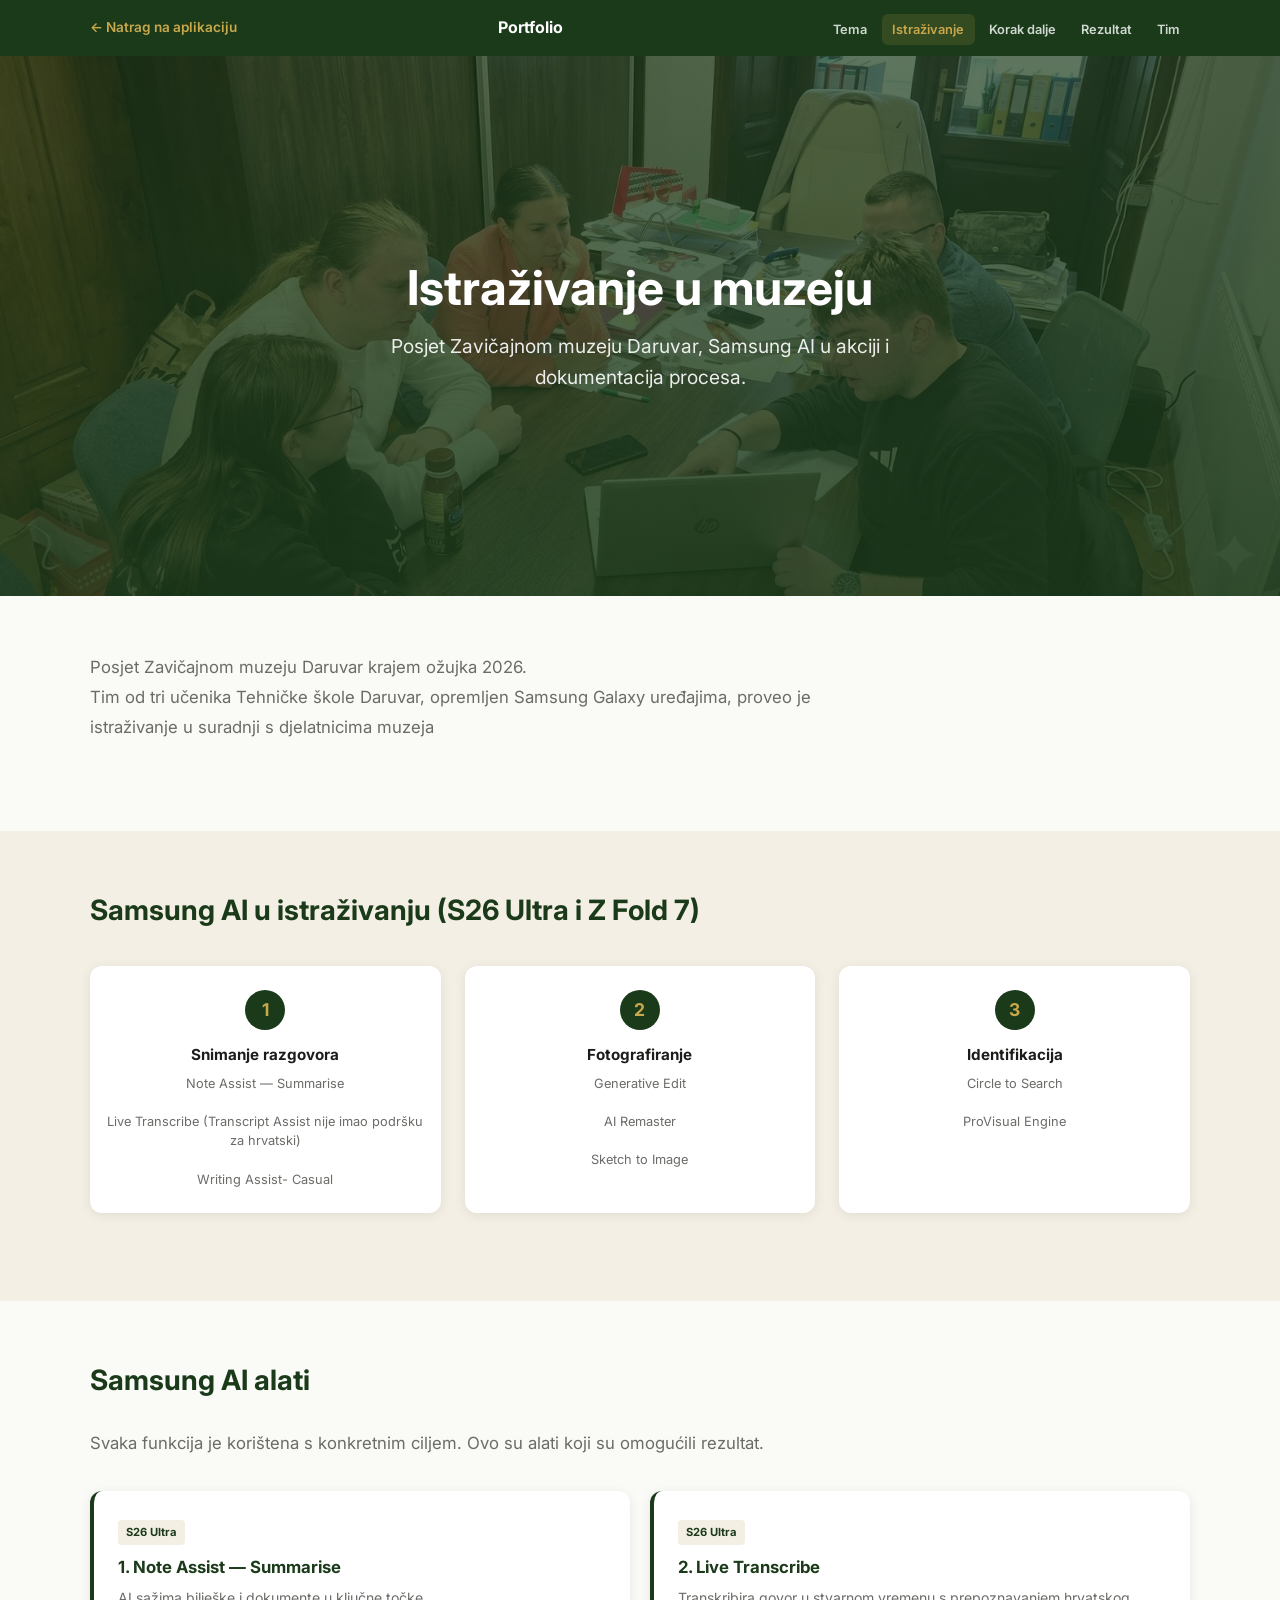
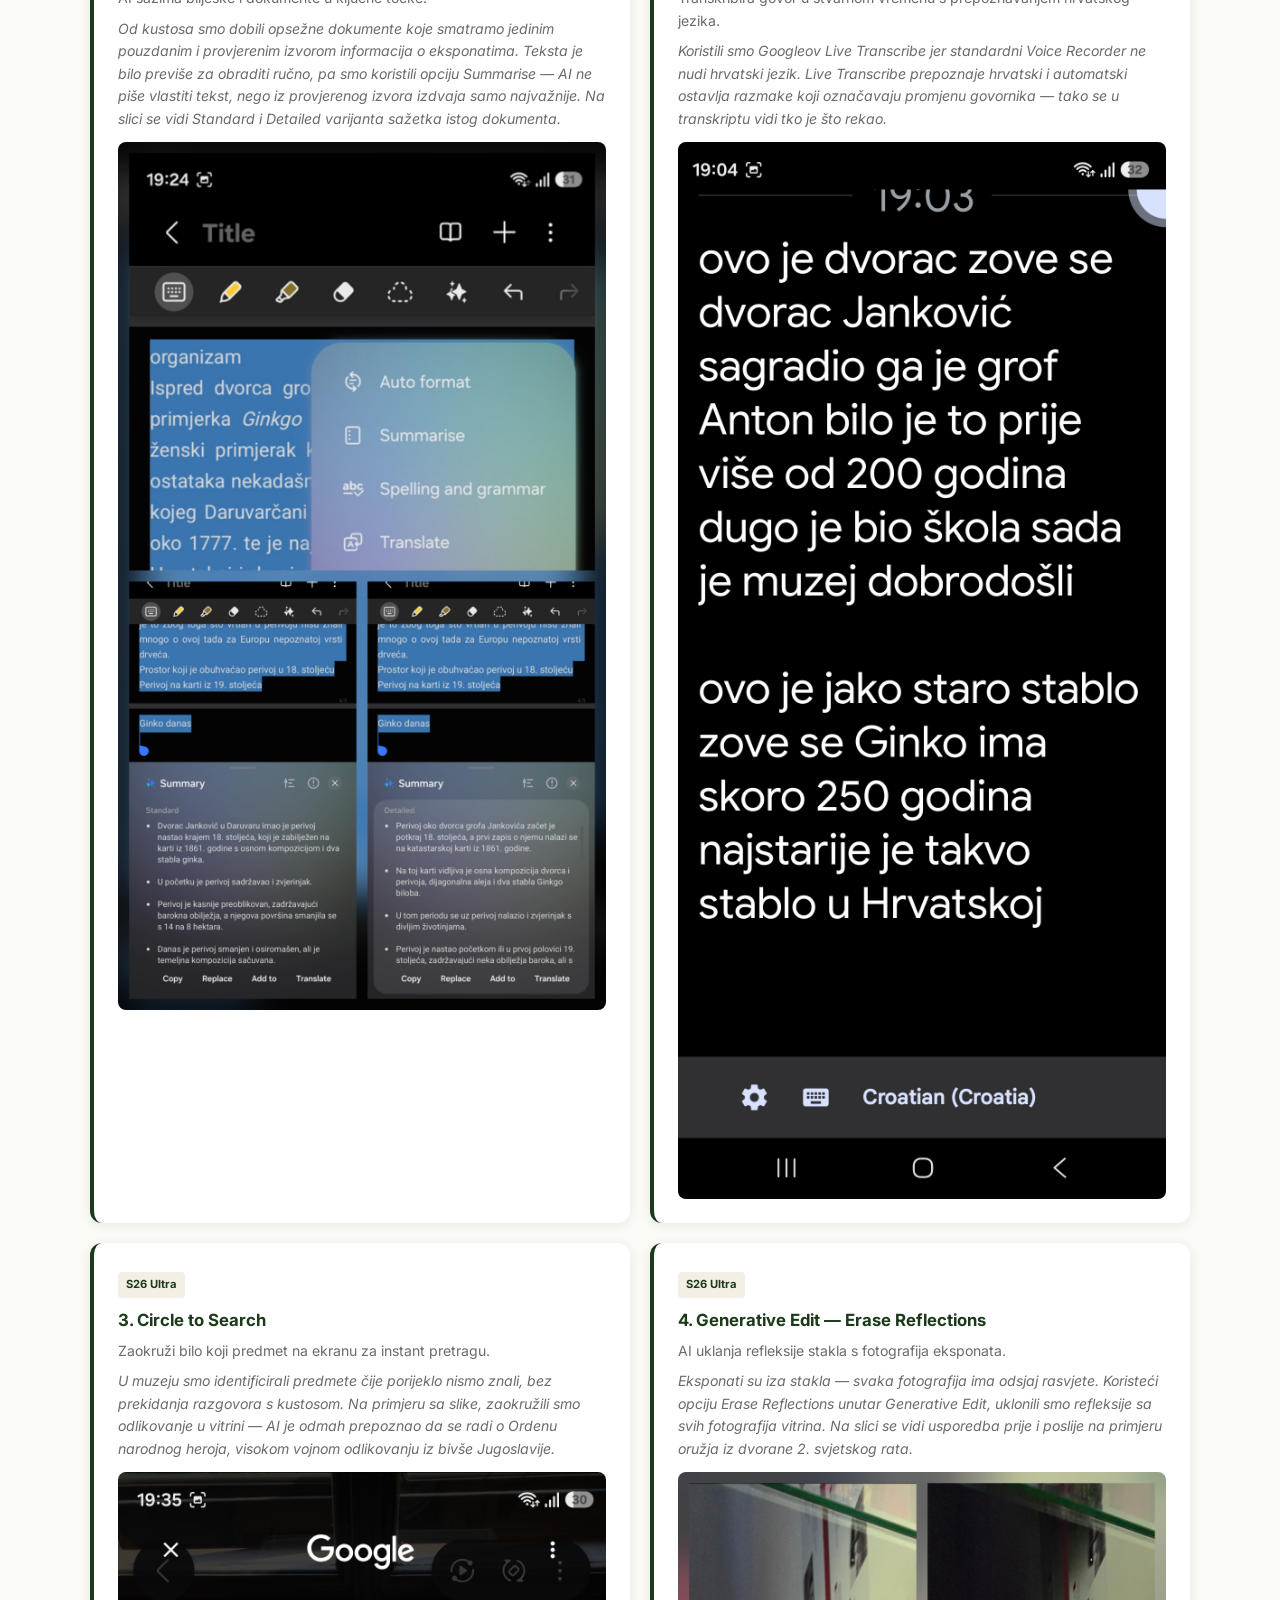
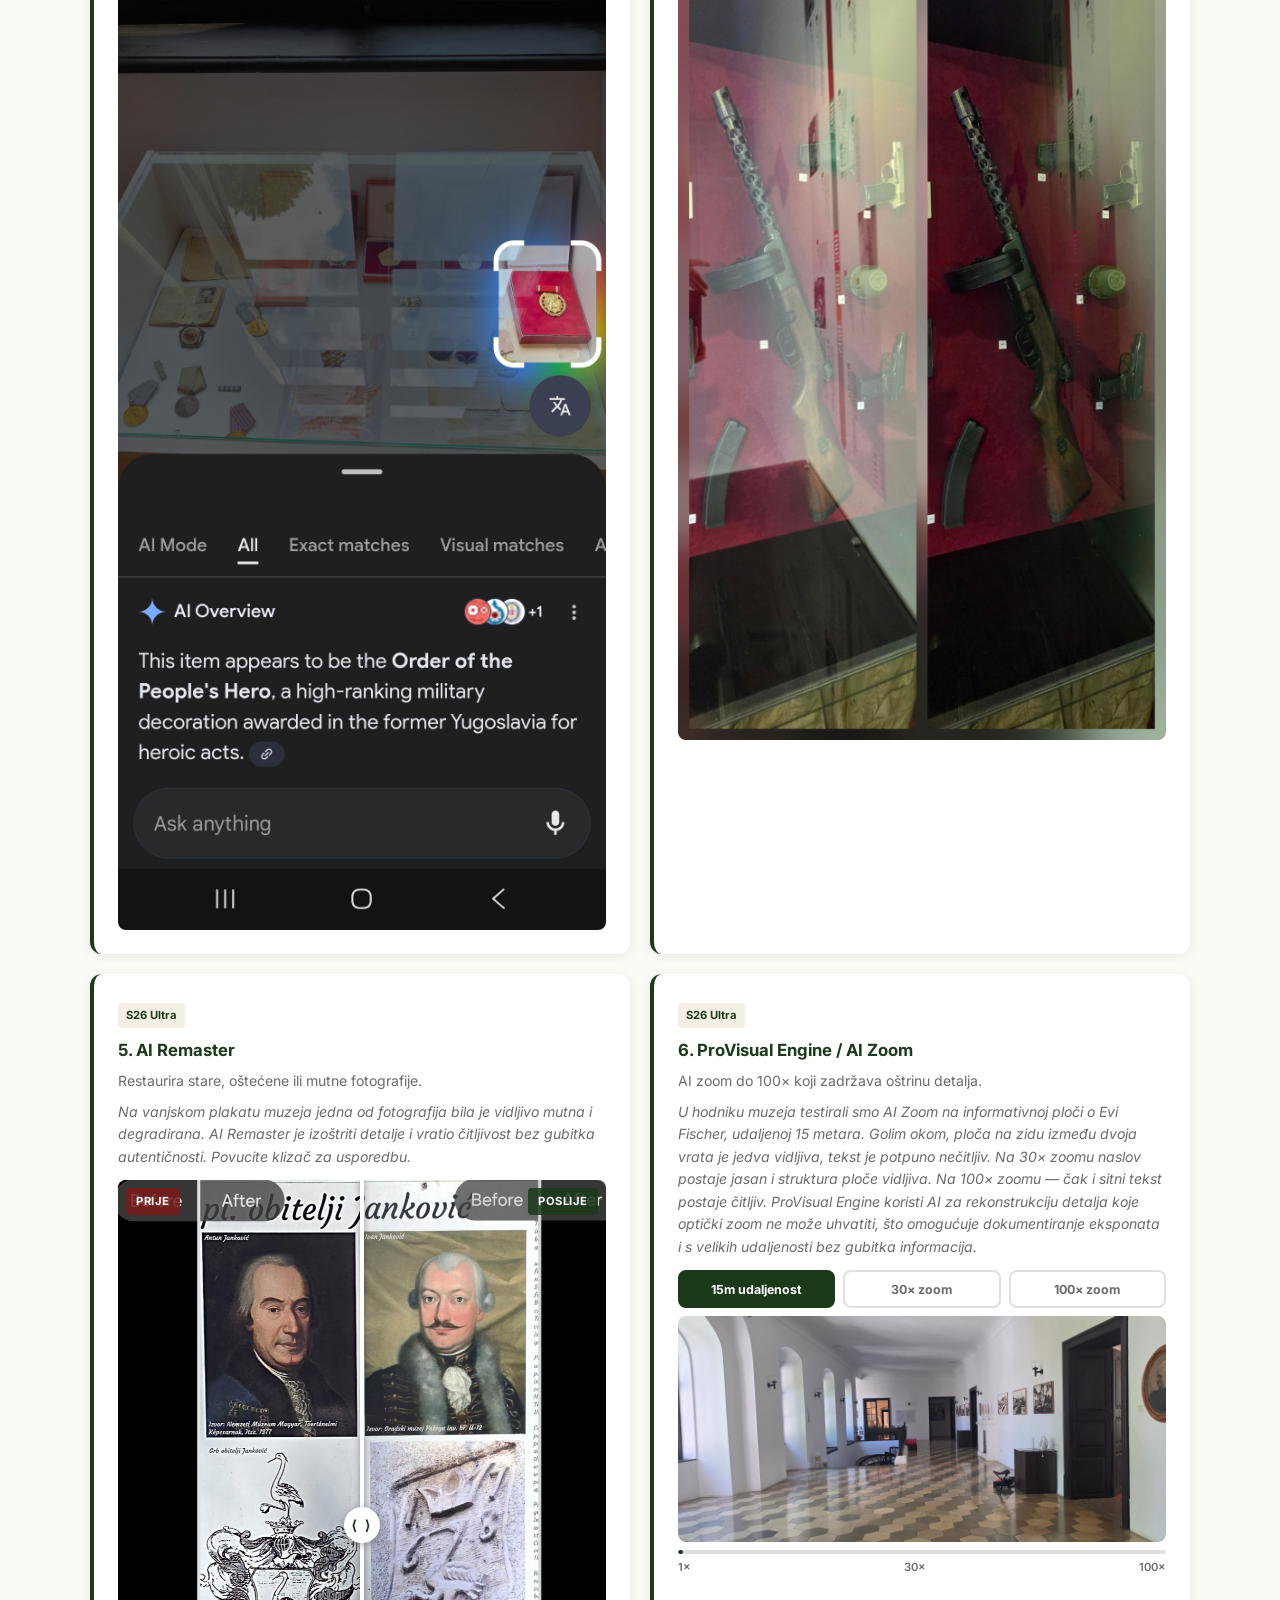
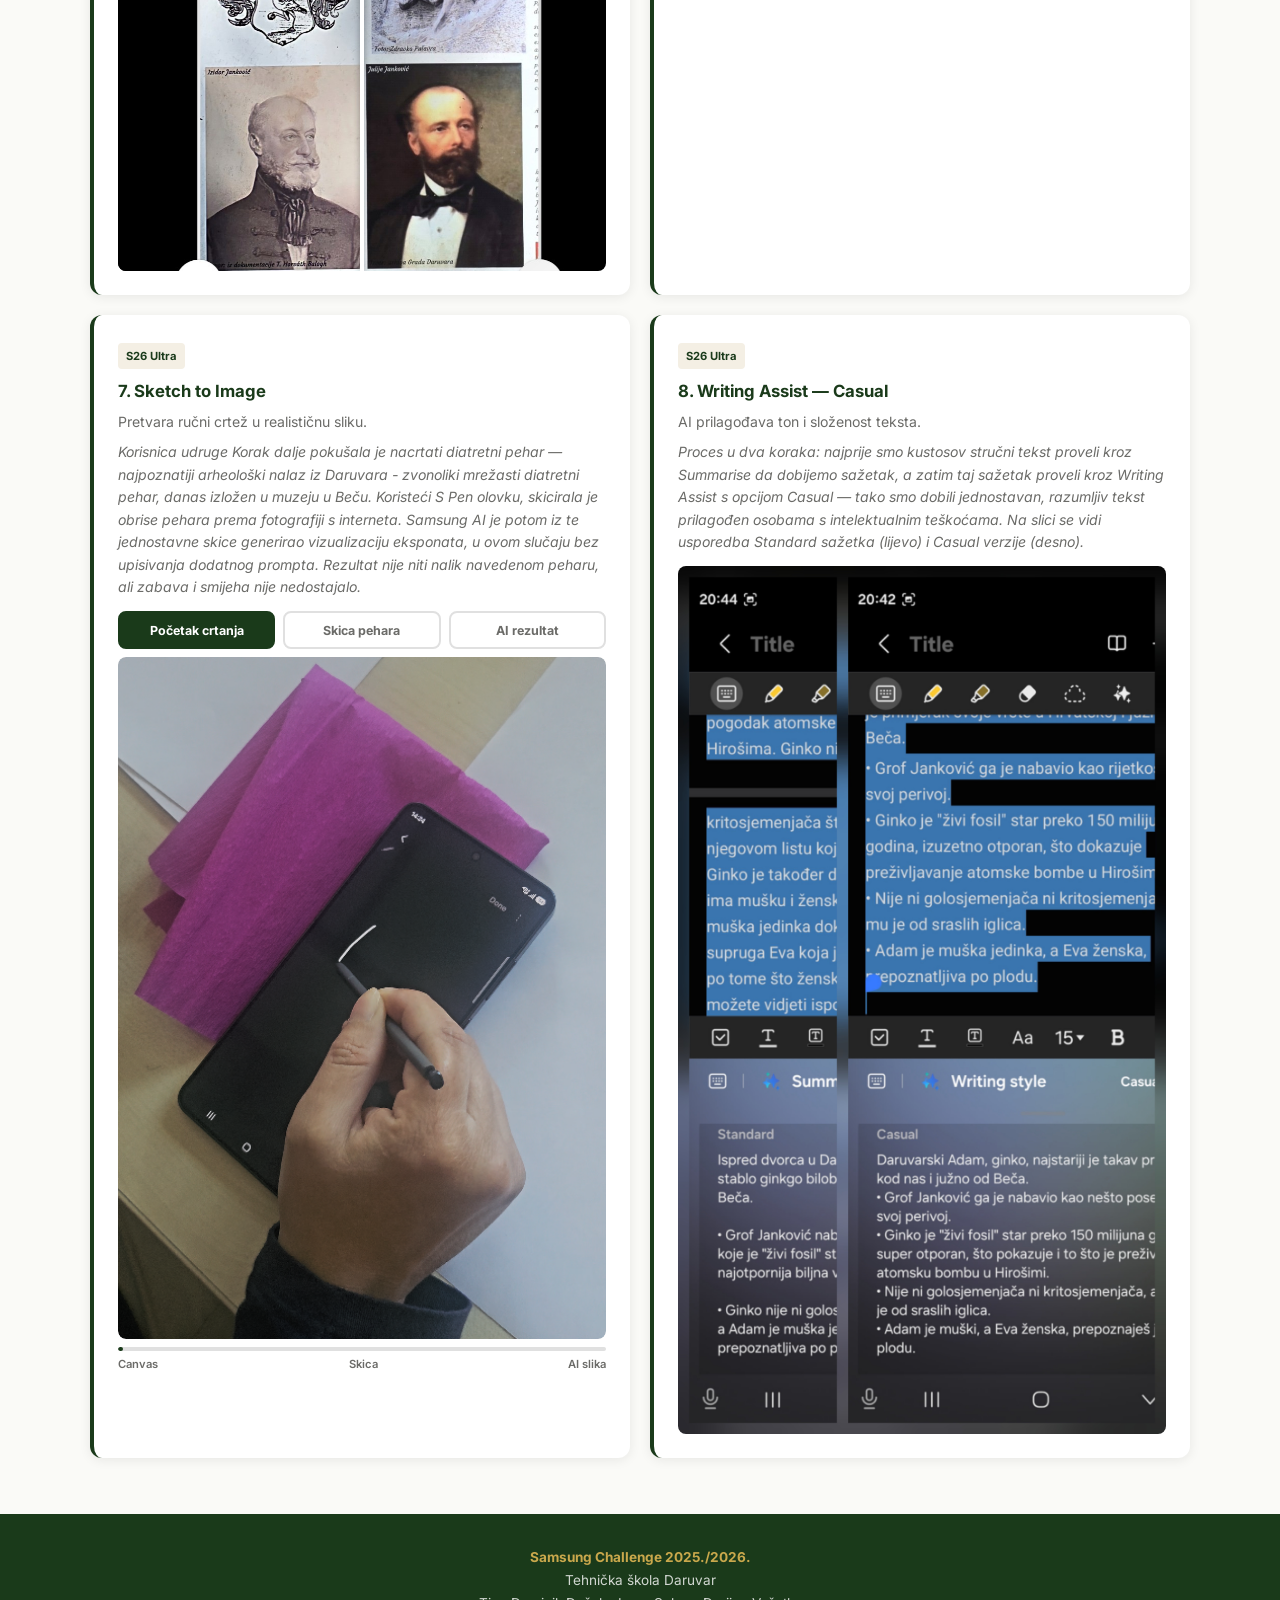
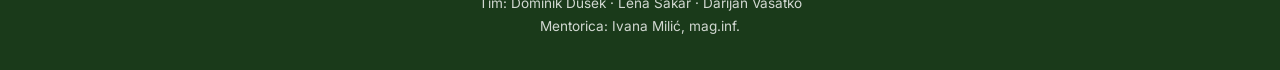
<file: portfolio/istrazivanje.html>
<!DOCTYPE html>
<html lang="hr">
<head>
  <meta charset="UTF-8">
  <meta name="viewport" content="width=device-width, initial-scale=1.0">
  <meta name="theme-color" content="#1A3A1A">
  <meta name="description" content="Istraživanje u muzeju — Portfolio Muzej za sve">
  <title>Istraživanje — Portfolio · Muzej za sve</title>
  <link rel="icon" type="image/x-icon" href="../favicon.png">
  <link rel="stylesheet" href="css/portfolio.css">
  <style>
    .ai-kartica__slika {
      width: 100%;
      border-radius: 8px;
      margin-top: 0.75rem;
    }
    .ba-slider {
      position: relative;
      overflow: hidden;
      border-radius: 8px;
      margin-top: 0.75rem;
      cursor: col-resize;
      user-select: none;
      -webkit-user-select: none;
    }
    .ba-slider img {
      display: block;
      width: 100%;
      pointer-events: none;
    }
    .ba-slider__overlay {
      position: absolute;
      top: 0;
      left: 0;
      height: 100%;
      width: 50%;
      overflow: hidden;
    }
    .ba-slider__overlay img {
      width: 0;
      min-width: 0;
      height: 100%;
      object-fit: cover;
      position: absolute;
      top: 0;
      left: 0;
    }
    .ba-slider__handle {
      position: absolute;
      top: 0;
      left: 50%;
      width: 4px;
      height: 100%;
      background: white;
      transform: translateX(-50%);
      box-shadow: 0 0 6px rgba(0,0,0,0.4);
      z-index: 2;
    }
    .ba-slider__handle::after {
      content: '⟨ ⟩';
      position: absolute;
      top: 50%;
      left: 50%;
      transform: translate(-50%, -50%);
      background: white;
      color: var(--boja-naglasak, #1A3A1A);
      width: 36px;
      height: 36px;
      border-radius: 50%;
      display: flex;
      align-items: center;
      justify-content: center;
      font-size: 14px;
      font-weight: 700;
      box-shadow: 0 2px 8px rgba(0,0,0,0.3);
      letter-spacing: 2px;
    }
    .ba-slider__label {
      position: absolute;
      top: 8px;
      padding: 4px 10px;
      border-radius: 4px;
      font-size: 0.7rem;
      font-weight: 700;
      text-transform: uppercase;
      letter-spacing: 0.05em;
      z-index: 1;
      pointer-events: none;
    }
    .ba-slider__label--prije {
      left: 8px;
      background: rgba(122,26,26,0.85);
      color: white;
    }
    .ba-slider__label--poslije {
      right: 8px;
      background: rgba(26,58,26,0.85);
      color: white;
    }

    /* Zoom demo */
    .zoom-demo { margin-top: 0.75rem; }
    .zoom-demo__tabs {
      display: flex;
      gap: 0.5rem;
      margin-bottom: 0.5rem;
    }
    .zoom-demo__tab {
      flex: 1;
      padding: 0.6rem 0.5rem;
      border: 2px solid #e0e0e0;
      background: white;
      border-radius: 8px;
      font-size: 0.78rem;
      font-weight: 700;
      color: var(--boja-siva, #6B6B68);
      cursor: pointer;
      transition: all 0.2s;
      font-family: inherit;
    }
    .zoom-demo__tab:hover {
      border-color: var(--boja-naglasak, #1A3A1A);
      color: var(--boja-naglasak, #1A3A1A);
    }
    .zoom-demo__tab--active {
      border-color: var(--boja-naglasak, #1A3A1A);
      background: var(--boja-naglasak, #1A3A1A);
      color: white !important;
    }
    .zoom-demo__viewport {
      position: relative;
      border-radius: 8px;
      overflow: hidden;
      background: #f0f0f0;
    }
    .zoom-demo__img {
      display: none;
      width: 100%;
      border-radius: 8px;
    }
    .zoom-demo__img--active { display: block; }
    .zoom-demo__bar {
      margin-top: 0.5rem;
    }
    .zoom-demo__bar-track {
      height: 4px;
      background: #e0e0e0;
      border-radius: 2px;
      position: relative;
      overflow: hidden;
    }
    .zoom-demo__bar-fill {
      position: absolute;
      left: 0; top: 0;
      height: 100%;
      width: 1%;
      background: var(--boja-naglasak, #1A3A1A);
      border-radius: 2px;
      transition: width 0.4s ease;
    }
    .zoom-demo__bar-markers {
      display: flex;
      justify-content: space-between;
      font-size: 0.7rem;
      color: var(--boja-siva, #6B6B68);
      margin-top: 0.25rem;
      font-weight: 600;
    }
  </style>
</head>
<body>

  <!-- NAVIGACIJA -->
  <nav class="nav">
    <div class="nav__inner">
      <a href="../index.html" class="nav__natrag">&larr; Natrag na aplikaciju</a>
      <a href="index.html"><span class="nav__brand">Portfolio</span></a>
      <button class="nav__hamburger" aria-label="Otvori izbornik" aria-expanded="false" onclick="this.nextElementSibling.classList.toggle('otvorena'); this.setAttribute('aria-expanded', this.nextElementSibling.classList.contains('otvorena'))">
        <svg width="24" height="24" viewBox="0 0 24 24" fill="none"><path d="M3 6h18M3 12h18M3 18h18" stroke="currentColor" stroke-width="2" stroke-linecap="round"/></svg>
      </button>
      <ul class="nav__lista">
        <li><a href="tema.html">Tema</a></li>
        <li><a href="istrazivanje.html" class="aktivna">Istraživanje</a></li>
        <li><a href="ko-kreacija.html">Korak dalje</a></li>
        <li><a href="rezultat.html">Rezultat</a></li>
        <li><a href="tim.html">Tim</a></li>
      </ul>
    </div>
  </nav>

  <!-- HERO -->
  <header class="hero hero--slika" style="background-image: url('../assets/slike/sastanak.png')">
    <div class="hero__sadrzaj">
      <h1 class="hero__naslov">Istraživanje u muzeju</h1>
      <p class="hero__podnaslov">Posjet Zavičajnom muzeju Daruvar, Samsung AI u akciji i dokumentacija procesa.</p>
    </div>
  </header>

  <main>
    <!-- UVOD -->
    <section class="sekcija">
      <div class="sekcija__sadrzaj">
        <p class="sekcija__uvod">Posjet Zavičajnom muzeju Daruvar krajem ožujka 2026. <br>Tim od tri učenika Tehničke škole Daruvar, opremljen Samsung Galaxy uređajima, proveo je istraživanje u suradnji s djelatnicima muzeja</p>
      </div>
    </section>

    <!-- SAMSUNG AI TIMELINE -->
    <section class="sekcija sekcija--krem">
      <div class="sekcija__sadrzaj">
        <h2 class="sekcija__naslov">Samsung AI u istraživanju (S26 Ultra i Z Fold 7)</h2>
        <div class="timeline">
          <div class="timeline__korak">
            <div class="timeline__broj">1</div>
            <h3 class="timeline__naziv">Snimanje razgovora</h3>
            <p class="timeline__alati">Note Assist  — Summarise<br><br> Live Transcribe (Transcript Assist nije imao podršku za hrvatski)<br><br> Writing Assist- Casual</p>
          </div>
          <div class="timeline__korak">
            <div class="timeline__broj">2</div>
            <h3 class="timeline__naziv">Fotografiranje</h3>
            <p class="timeline__alati">Generative Edit<br><br>AI Remaster<br><br> Sketch to Image</p>
          </div>
          <div class="timeline__korak">
            <div class="timeline__broj">3</div>
            <h3 class="timeline__naziv">Identifikacija</h3>
            <p class="timeline__alati">Circle to Search<br><br>ProVisual Engine</p>
          </div>
        </div>
      </div>
    </section>

    <!-- SAMSUNG AI ALATI -->
    <section class="sekcija">
      <div class="sekcija__sadrzaj">
        <h2 class="sekcija__naslov">Samsung AI alati</h2>
        <p class="sekcija__uvod">Svaka funkcija je korištena s konkretnim ciljem. Ovo su alati koji su omogućili rezultat.</p>

        <div class="ai-kartice-grid">

          <!-- 1. Note Assist -->
          <div class="ai-kartica">
            <span class="ai-kartica__uredaj">S26 Ultra</span>
            <h3 class="ai-kartica__naziv">1. Note Assist — Summarise</h3>
            <p class="ai-kartica__sto">AI sažima bilješke i dokumente u ključne točke.</p>
            <p class="ai-kartica__zasto">Od kustosa smo dobili opsežne dokumente koje smatramo jedinim pouzdanim i provjerenim izvorom informacija o eksponatima. Teksta je bilo previše za obraditi ručno, pa smo koristili opciju Summarise — AI ne piše vlastiti tekst, nego iz provjerenog izvora izdvaja samo najvažnije. Na slici se vidi Standard i Detailed varijanta sažetka istog dokumenta.</p>
            <img class="ai-kartica__slika" src="../assets/slike/summerize.jpg" alt="Samsung Note Assist — prikaz Summarise izbornika i usporedba Standard i Detailed sažetka kustosovog teksta o ginku" loading="lazy">
          </div>

          <!-- 2. Transcript Assist -->
          <div class="ai-kartica">
            <span class="ai-kartica__uredaj">S26 Ultra</span>
            <h3 class="ai-kartica__naziv">2. Live Transcribe</h3>
            <p class="ai-kartica__sto">Transkribira govor u stvarnom vremenu s prepoznavanjem hrvatskog jezika.</p>
            <p class="ai-kartica__zasto">Koristili smo Googleov Live Transcribe jer standardni Voice Recorder ne nudi hrvatski jezik. Live Transcribe prepoznaje hrvatski i automatski ostavlja razmake koji označavaju promjenu govornika — tako se u transkriptu vidi tko je što rekao.</p>
            <img class="ai-kartica__slika" src="../assets/slike/transkript.jpg" alt="Google Live Transcribe — transkripcija razgovora na hrvatskom jeziku o dvorcu Janković i ginko stablu" loading="lazy">
          </div>

          <!-- 3. Circle to Search -->
          <div class="ai-kartica">
            <span class="ai-kartica__uredaj">S26 Ultra</span>
            <h3 class="ai-kartica__naziv">3. Circle to Search</h3>
            <p class="ai-kartica__sto">Zaokruži bilo koji predmet na ekranu za instant pretragu.</p>
            <p class="ai-kartica__zasto">U muzeju smo identificirali predmete čije porijeklo nismo znali, bez prekidanja razgovora s kustosom. Na primjeru sa slike, zaokružili smo odlikovanje u vitrini — AI je odmah prepoznao da se radi o Ordenu narodnog heroja, visokom vojnom odlikovanju iz bivše Jugoslavije.</p>
            <img class="ai-kartica__slika" src="../assets/slike/circle_to_search.jpg" alt="Circle to Search — zaokruženo odlikovanje u muzejskoj vitrini, AI prepoznaje Order of the People's Hero" loading="lazy">
          </div>

          <!-- 4. Generative Edit — Erase Reflections -->
          <div class="ai-kartica">
            <span class="ai-kartica__uredaj">S26 Ultra</span>
            <h3 class="ai-kartica__naziv">4. Generative Edit — Erase Reflections</h3>
            <p class="ai-kartica__sto">AI uklanja refleksije stakla s fotografija eksponata.</p>
            <p class="ai-kartica__zasto">Eksponati su iza stakla — svaka fotografija ima odsjaj rasvjete. Koristeći opciju Erase Reflections unutar Generative Edit, uklonili smo refleksije sa svih fotografija vitrina. Na slici se vidi usporedba prije i poslije na primjeru oružja iz dvorane 2. svjetskog rata.</p>
            <img class="ai-kartica__slika" src="../assets/slike/odsjaj.jpg" alt="Generative Edit Erase Reflections — usporedba prije i poslije uklanjanja odsjaja stakla na vitrini s oružjem" loading="lazy">
          </div>

          <!-- 5. AI Remaster -->
          <div class="ai-kartica">
            <span class="ai-kartica__uredaj">S26 Ultra</span>
            <h3 class="ai-kartica__naziv">5. AI Remaster</h3>
            <p class="ai-kartica__sto">Restaurira stare, oštećene ili mutne fotografije.</p>
            <p class="ai-kartica__zasto">Na vanjskom plakatu muzeja jedna od fotografija bila je vidljivo mutna i degradirana. AI Remaster je izoštriti detalje i vratio čitljivost bez gubitka autentičnosti. Povucite klizač za usporedbu.</p>
            <div class="ba-slider" id="remaster-slider">
              <span class="ba-slider__label ba-slider__label--prije">Prije</span>
              <span class="ba-slider__label ba-slider__label--poslije">Poslije</span>
              <img src="../assets/slike/before.jpg" alt="AI Remaster — restaurirana fotografija s plakata muzeja" loading="lazy">
              <div class="ba-slider__overlay">
                <img src="../assets/slike/after.jpg" alt="Originalna mutna fotografija s plakata muzeja">
              </div>
              <div class="ba-slider__handle"></div>
            </div>
          </div>

          <!-- 6. ProVisual Engine / AI Zoom -->
          <div class="ai-kartica">
            <span class="ai-kartica__uredaj">S26 Ultra</span>
            <h3 class="ai-kartica__naziv">6. ProVisual Engine / AI Zoom</h3>
            <p class="ai-kartica__sto">AI zoom do 100× koji zadržava oštrinu detalja.</p>
            <p class="ai-kartica__zasto">U hodniku muzeja testirali smo AI Zoom na informativnoj ploči o Evi Fischer, udaljenoj 15 metara. Golim okom, ploča na zidu između dvoja vrata je jedva vidljiva, tekst je potpuno nečitljiv. Na 30× zoomu naslov postaje jasan i struktura ploče vidljiva. Na 100× zoomu — čak i sitni tekst postaje čitljiv. ProVisual Engine koristi AI za rekonstrukciju detalja koje optički zoom ne može uhvatiti, što omogućuje dokumentiranje eksponata i s velikih udaljenosti bez gubitka informacija.</p>
            <div class="zoom-demo">
              <div class="zoom-demo__tabs">
                <button class="zoom-demo__tab zoom-demo__tab--active" data-zoom="1">15m udaljenost</button>
                <button class="zoom-demo__tab" data-zoom="30">30× zoom</button>
                <button class="zoom-demo__tab" data-zoom="100">100× zoom</button>
              </div>
              <div class="zoom-demo__viewport">
                <img class="zoom-demo__img zoom-demo__img--active" src="../assets/slike/proVision/udaljenost_15_metara.jpg" alt="Hodnik muzeja — info ploča o Eva Fischer udaljena 15 metara, tekst nečitljiv" loading="lazy" data-zoom="1">
                <img class="zoom-demo__img" src="../assets/slike/proVision/30x_uvecano.jpg" alt="30× zoom — naslov Eva Fischer jasno čitljiv, struktura teksta vidljiva" loading="lazy" data-zoom="30">
                <img class="zoom-demo__img" src="../assets/slike/proVision/100x_uvecano.jpg" alt="100× zoom — cijeli tekst o Eva Fischer potpuno čitljiv zahvaljujući AI obradi" loading="lazy" data-zoom="100">
              </div>
              <div class="zoom-demo__bar">
                <div class="zoom-demo__bar-track">
                  <div class="zoom-demo__bar-fill" id="zoom-bar-fill" style="width: 1%"></div>
                </div>
                <div class="zoom-demo__bar-markers">
                  <span>1×</span>
                  <span>30×</span>
                  <span>100×</span>
                </div>
              </div>
            </div>
          </div>

          <!-- 7. Sketch to Image -->
          <div class="ai-kartica">
            <span class="ai-kartica__uredaj">S26 Ultra</span>
            <h3 class="ai-kartica__naziv">7. Sketch to Image</h3>
            <p class="ai-kartica__sto">Pretvara ručni crtež u realističnu sliku.</p>
            <p class="ai-kartica__zasto">Korisnica udruge Korak dalje pokušala je nacrtati diatretni pehar —  najpoznatiji arheološki nalaz iz Daruvara - zvonoliki mrežasti diatretni pehar, danas izložen u muzeju u Beču. Koristeći S Pen olovku, skicirala je obrise pehara prema fotografiji s interneta. Samsung AI je potom iz te jednostavne skice generirao vizualizaciju eksponata, u ovom slučaju bez upisivanja dodatnog prompta. Rezultat nije niti nalik navedenom peharu, ali zabava i smijeha nije nedostajalo.</p>
            <div class="zoom-demo">
              <div class="zoom-demo__tabs">
                <button class="zoom-demo__tab zoom-demo__tab--active" data-zoom="1">Početak crtanja</button>
                <button class="zoom-demo__tab" data-zoom="30">Skica pehara</button>
                <button class="zoom-demo__tab" data-zoom="100">AI rezultat</button>
              </div>
              <div class="zoom-demo__viewport">
                <img class="zoom-demo__img zoom-demo__img--active" src="../assets/slike/SkretchToImage/korak_1_crtanje.png" alt="Korisnica udruge Korak dalje drži S Pen olovku iznad praznog canvasa na Samsung uređaju" loading="lazy" data-zoom="1">
                <img class="zoom-demo__img" src="../assets/slike/SkretchToImage/korak_2_skica.png" alt="Ručna skica diatretnog pehara nacrtana S Pen olovkom na Samsung uređaju" loading="lazy" data-zoom="30">
                <img class="zoom-demo__img" src="../assets/slike/SkretchToImage/korak_3_rezultat.png" alt="AI-generirana realistična vizualizacija diatretnog pehara iz ručne skice" loading="lazy" data-zoom="100">
              </div>
              <div class="zoom-demo__bar">
                <div class="zoom-demo__bar-track">
                  <div class="zoom-demo__bar-fill" style="width: 1%"></div>
                </div>
                <div class="zoom-demo__bar-markers">
                  <span>Canvas</span>
                  <span>Skica</span>
                  <span>AI slika</span>
                </div>
              </div>
            </div>
          </div>

          <!-- 8. Writing Assist -->
          <div class="ai-kartica">
            <span class="ai-kartica__uredaj">S26 Ultra</span>
            <h3 class="ai-kartica__naziv">8. Writing Assist — Casual</h3>
            <p class="ai-kartica__sto">AI prilagođava ton i složenost teksta.</p>
            <p class="ai-kartica__zasto">Proces u dva koraka: najprije smo kustosov stručni tekst proveli kroz Summarise da dobijemo sažetak, a zatim taj sažetak proveli kroz Writing Assist s opcijom Casual — tako smo dobili jednostavan, razumljiv tekst prilagođen osobama s intelektualnim teškoćama. Na slici se vidi usporedba Standard sažetka (lijevo) i Casual verzije (desno).</p>
            <img class="ai-kartica__slika" src="../assets/slike/sumerize-i_writing-assist.jpg" alt="Usporedba Summarise Standard sažetka i Writing Assist Casual verzije teksta o ginko stablu" loading="lazy">
          </div>

        </div>
      </div>
    </section>

  </main>

  <!-- FOOTER -->
  <footer class="footer">
    <p><strong>Samsung Challenge 2025./2026.</strong></p>
    <p>Tehnička škola Daruvar</p>
    <p>Tim: Dominik Dušek &middot; Lena Sakar &middot; Darijan Vašatko</p>
    <p>Mentorica: Ivana Milić, mag.inf.</p>
  </footer>

  <script>
    document.querySelectorAll('.ba-slider').forEach(function(slider) {
      var overlay = slider.querySelector('.ba-slider__overlay');
      var handle = slider.querySelector('.ba-slider__handle');
      var baseImg = slider.querySelector(':scope > img');
      var overlayImg = overlay.querySelector('img');
      var dragging = false;

      function setWidth() {
        overlayImg.style.width = baseImg.offsetWidth + 'px';
        overlayImg.style.minWidth = baseImg.offsetWidth + 'px';
      }

      baseImg.addEventListener('load', setWidth);
      window.addEventListener('resize', setWidth);
      setWidth();

      function updatePosition(x) {
        var rect = slider.getBoundingClientRect();
        var pos = Math.max(0, Math.min(1, (x - rect.left) / rect.width));
        overlay.style.width = (pos * 100) + '%';
        handle.style.left = (pos * 100) + '%';
      }

      slider.addEventListener('mousedown', function(e) { dragging = true; updatePosition(e.clientX); });
      slider.addEventListener('touchstart', function(e) { dragging = true; updatePosition(e.touches[0].clientX); }, {passive: true});
      window.addEventListener('mousemove', function(e) { if (dragging) updatePosition(e.clientX); });
      window.addEventListener('touchmove', function(e) { if (dragging) updatePosition(e.touches[0].clientX); }, {passive: true});
      window.addEventListener('mouseup', function() { dragging = false; });
      window.addEventListener('touchend', function() { dragging = false; });
    });

    // Zoom demo
    var zoomLevels = { '1': 1, '30': 50, '100': 100 };
    document.querySelectorAll('.zoom-demo__tab').forEach(function(tab) {
      tab.addEventListener('click', function() {
        var zoom = this.getAttribute('data-zoom');
        var demo = this.closest('.zoom-demo');
        demo.querySelectorAll('.zoom-demo__tab').forEach(function(t) {
          t.classList.remove('zoom-demo__tab--active');
        });
        this.classList.add('zoom-demo__tab--active');
        demo.querySelectorAll('.zoom-demo__img').forEach(function(img) {
          img.classList.toggle('zoom-demo__img--active', img.getAttribute('data-zoom') === zoom);
        });
        var fill = demo.querySelector('.zoom-demo__bar-fill');
        if (fill) fill.style.width = zoomLevels[zoom] + '%';
      });
    });
  </script>

</body>
</html>
</file>
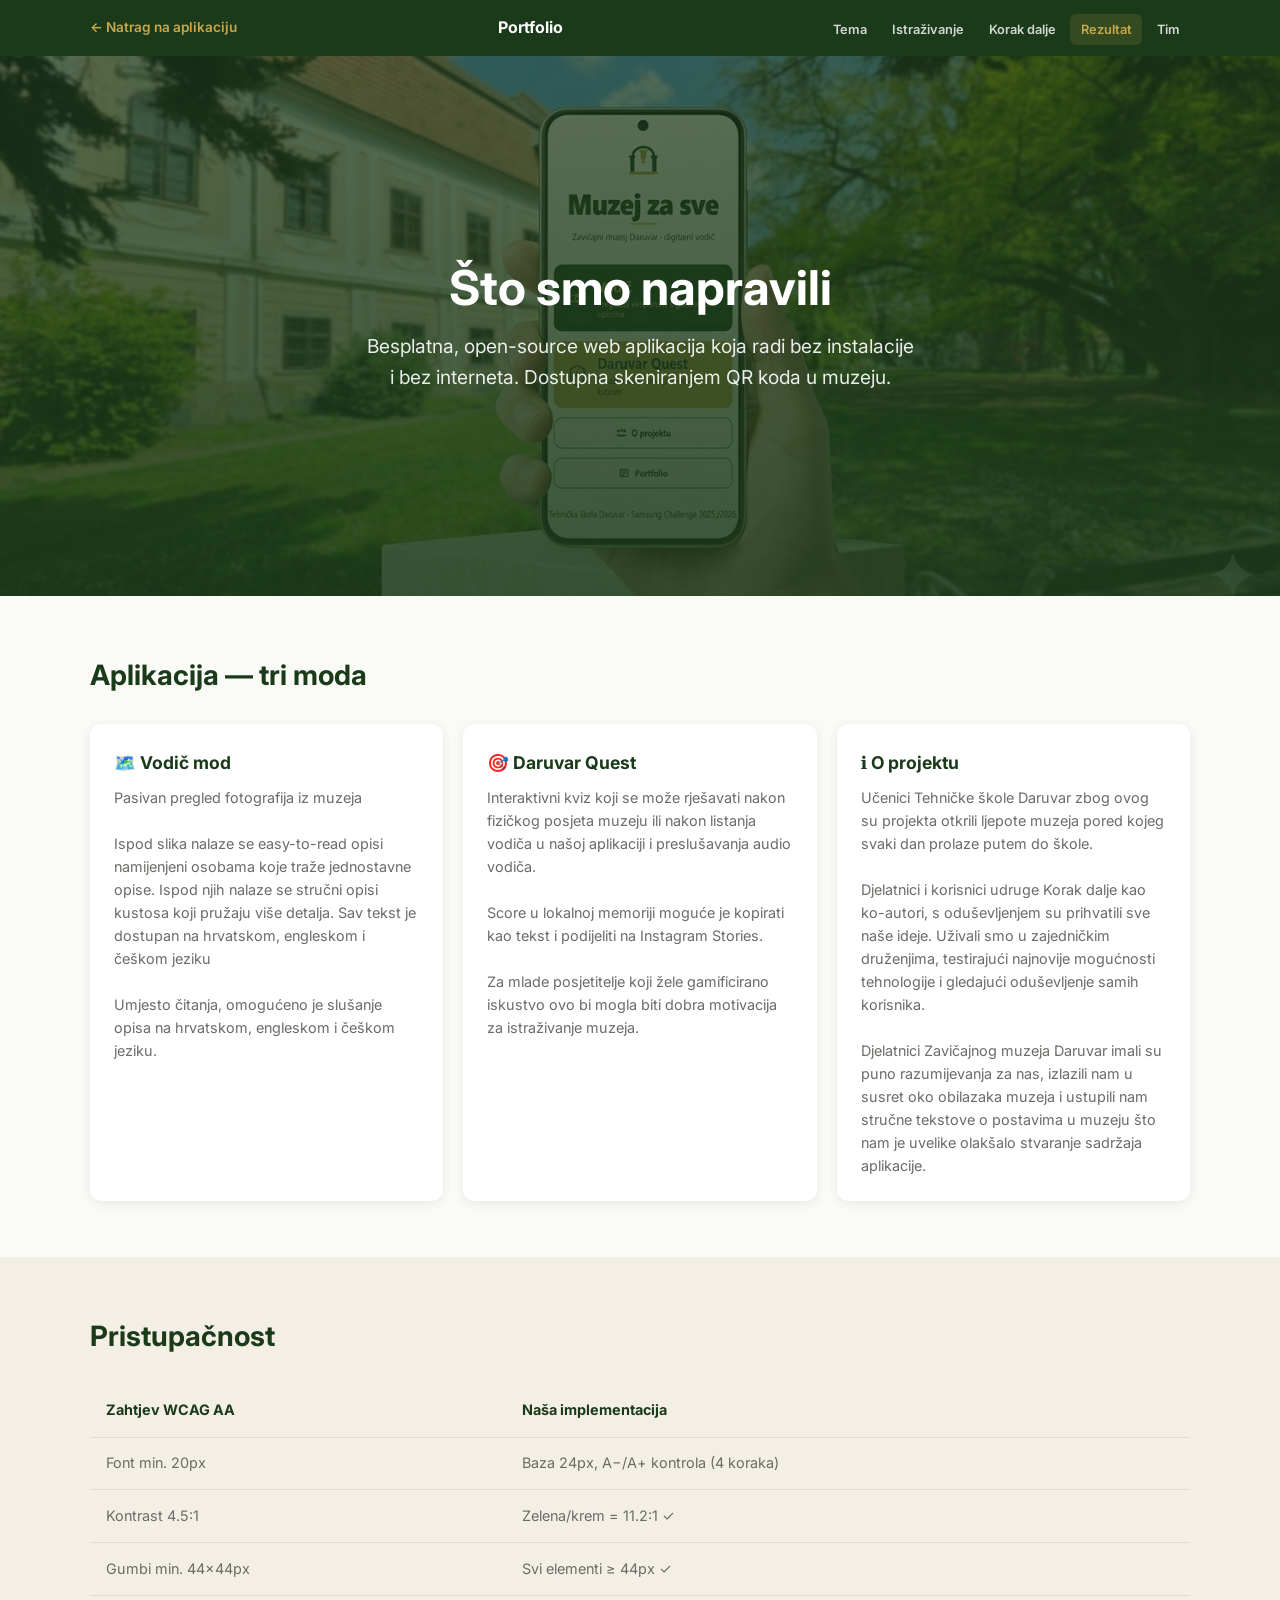
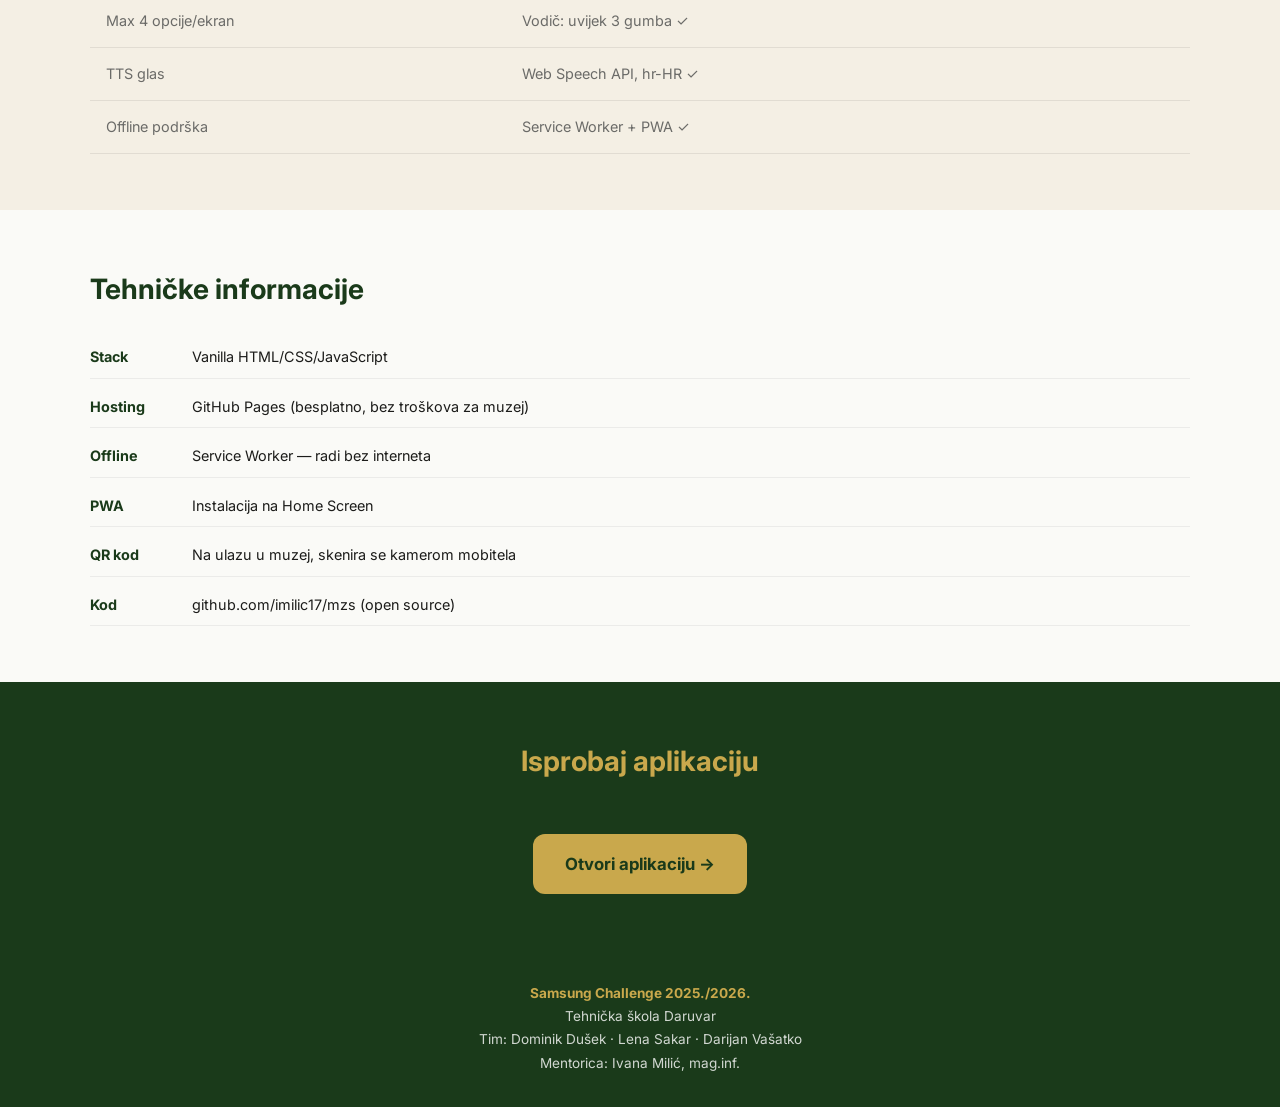
<file: portfolio/rezultat.html>
<!DOCTYPE html>
<html lang="hr">
<head>
  <meta charset="UTF-8">
  <meta name="viewport" content="width=device-width, initial-scale=1.0">
  <meta name="theme-color" content="#1A3A1A">
  <meta name="description" content="Rezultat — što smo napravili — Portfolio Muzej za sve">
  <title>Rezultat — Portfolio · Muzej za sve</title>
  <link rel="icon" type="image/x-icon" href="../favicon.png">
  <link rel="stylesheet" href="css/portfolio.css">
</head>
<body>

  <!-- NAVIGACIJA -->
  <nav class="nav">
    <div class="nav__inner">
      <a href="../index.html" class="nav__natrag">&larr; Natrag na aplikaciju</a>
      <a href="index.html"><span class="nav__brand">Portfolio</span></a>
      <button class="nav__hamburger" aria-label="Otvori izbornik" aria-expanded="false" onclick="this.nextElementSibling.classList.toggle('otvorena'); this.setAttribute('aria-expanded', this.nextElementSibling.classList.contains('otvorena'))">
        <svg width="24" height="24" viewBox="0 0 24 24" fill="none"><path d="M3 6h18M3 12h18M3 18h18" stroke="currentColor" stroke-width="2" stroke-linecap="round"/></svg>
      </button>
      <ul class="nav__lista">
        <li><a href="tema.html">Tema</a></li>
        <li><a href="istrazivanje.html">Istraživanje</a></li>
        <li><a href="ko-kreacija.html">Korak dalje</a></li>
        <li><a href="rezultat.html" class="aktivna">Rezultat</a></li>
        <li><a href="tim.html">Tim</a></li>
      </ul>
    </div>
  </nav>

  <!-- HERO -->
  <header class="hero hero--slika" style="background-image: url('../assets/slike/slika_hero_istrazivanje.png')">
    <div class="hero__sadrzaj">
      <h1 class="hero__naslov">Što smo napravili</h1>
      <p class="hero__podnaslov">Besplatna, open-source web aplikacija koja radi bez instalacije i bez interneta. Dostupna skeniranjem QR koda u muzeju.</p>
    </div>
  </header>

  <main>
    <!-- APLIKACIJA — 3 MODA -->
    <section class="sekcija">
      <div class="sekcija__sadrzaj">
        <h2 class="sekcija__naslov">Aplikacija — tri moda</h2>
        <div class="kartice-grid kartice-grid--3">

          <div class="kartica">
            <h3 class="kartica__naslov">&#128506;&#65039; Vodič mod</h3>
            <p class="kartica__tekst">Pasivan pregled fotografija iz muzeja<br><br> Ispod slika nalaze se easy-to-read opisi namijenjeni osobama koje traže jednostavne opise. Ispod njih nalaze se stručni opisi kustosa koji pružaju više detalja. Sav tekst je dostupan na hrvatskom, engleskom i češkom jeziku <br><br>Umjesto čitanja, omogućeno je slušanje opisa na hrvatskom, engleskom i češkom jeziku.</p>
          </div>

          <div class="kartica">
            <h3 class="kartica__naslov">&#127919; Daruvar Quest</h3>
            <p class="kartica__tekst">Interaktivni kviz koji se može rješavati nakon fizičkog posjeta muzeju ili nakon listanja vodiča u našoj aplikaciji i preslušavanja audio vodiča.<br> <br> Score u lokalnoj memoriji moguće je kopirati kao tekst i podijeliti na Instagram Stories.<br> <br>Za mlade posjetitelje koji žele gamificirano iskustvo ovo bi mogla biti dobra motivacija za istraživanje muzeja.</p>
          </div>

          <div class="kartica">
            <h3 class="kartica__naslov">&#8505;&#65039; O projektu</h3>
            <p class="kartica__tekst">Učenici Tehničke škole Daruvar zbog ovog su projekta otkrili ljepote muzeja pored kojeg svaki dan prolaze putem do škole.  <br><br>Djelatnici i korisnici udruge Korak dalje kao ko-autori, s oduševljenjem su prihvatili sve naše ideje. Uživali smo u zajedničkim druženjima, testirajući najnovije mogućnosti tehnologije i gledajući oduševljenje samih korisnika. <br><br> Djelatnici Zavičajnog muzeja Daruvar imali su puno razumijevanja za nas, izlazili nam u susret oko obilazaka muzeja i ustupili nam stručne tekstove o postavima u muzeju što nam je uvelike olakšalo stvaranje sadržaja aplikacije.</p>
          </div>

        </div>
      </div>
    </section>

    <!-- PRISTUPAČNOST -->
    <section class="sekcija sekcija--krem">
      <div class="sekcija__sadrzaj">
        <h2 class="sekcija__naslov">Pristupačnost</h2>
        <div style="overflow-x: auto;">
          <table class="tablica-pristupacnost">
            <thead>
              <tr>
                <th>Zahtjev WCAG AA</th>
                <th>Naša implementacija</th>
              </tr>
            </thead>
            <tbody>
              <tr>
                <td>Font min. 20px</td>
                <td>Baza 24px, A&minus;/A+ kontrola (4 koraka)</td>
              </tr>
              <tr>
                <td>Kontrast 4.5:1</td>
                <td>Zelena/krem = 11.2:1 &#10003;</td>
              </tr>
              <tr>
                <td>Gumbi min. 44&times;44px</td>
                <td>Svi elementi &ge; 44px &#10003;</td>
              </tr>
              <tr>
                <td>Max 4 opcije/ekran</td>
                <td>Vodič: uvijek 3 gumba &#10003;</td>
              </tr>
              <tr>
                <td>TTS glas</td>
                <td>Web Speech API, hr-HR &#10003;</td>
              </tr>
              <tr>
                <td>Offline podrška</td>
                <td>Service Worker + PWA &#10003;</td>
              </tr>
            </tbody>
          </table>
        </div>
      </div>
    </section>

    <!-- TEHNIČKE INFORMACIJE -->
    <section class="sekcija">
      <div class="sekcija__sadrzaj">
        <h2 class="sekcija__naslov">Tehničke informacije</h2>
        <ul class="tech-lista">
          <li><strong>Stack</strong> Vanilla HTML/CSS/JavaScript</li>
          <li><strong>Hosting</strong> GitHub Pages (besplatno, bez troškova za muzej)</li>
          <li><strong>Offline</strong> Service Worker — radi bez interneta</li>
          <li><strong>PWA</strong> Instalacija na Home Screen</li>
          <li><strong>QR kod</strong> Na ulazu u muzej, skenira se kamerom mobitela</li>
          <li><strong>Kod</strong> github.com/imilic17/mzs (open source)</li>
        </ul>
      </div>
    </section>

    <!-- CTA -->
    <section class="sekcija sekcija--zelena" style="text-align: center;">
      <div class="sekcija__sadrzaj">
        <h2 class="sekcija__naslov">Isprobaj aplikaciju</h2>
        <a href="../index.html" class="cta cta--zlatna">Otvori aplikaciju &rarr;</a>
      </div>
    </section>
  </main>

  <!-- FOOTER -->
  <footer class="footer">
    <p><strong>Samsung Challenge 2025./2026.</strong></p>
    <p>Tehnička škola Daruvar</p>
    <p>Tim: Dominik Dušek &middot; Lena Sakar &middot; Darijan Vašatko</p>
    <p>Mentorica: Ivana Milić, mag.inf.</p>
  </footer>

</body>
</html>
</file>
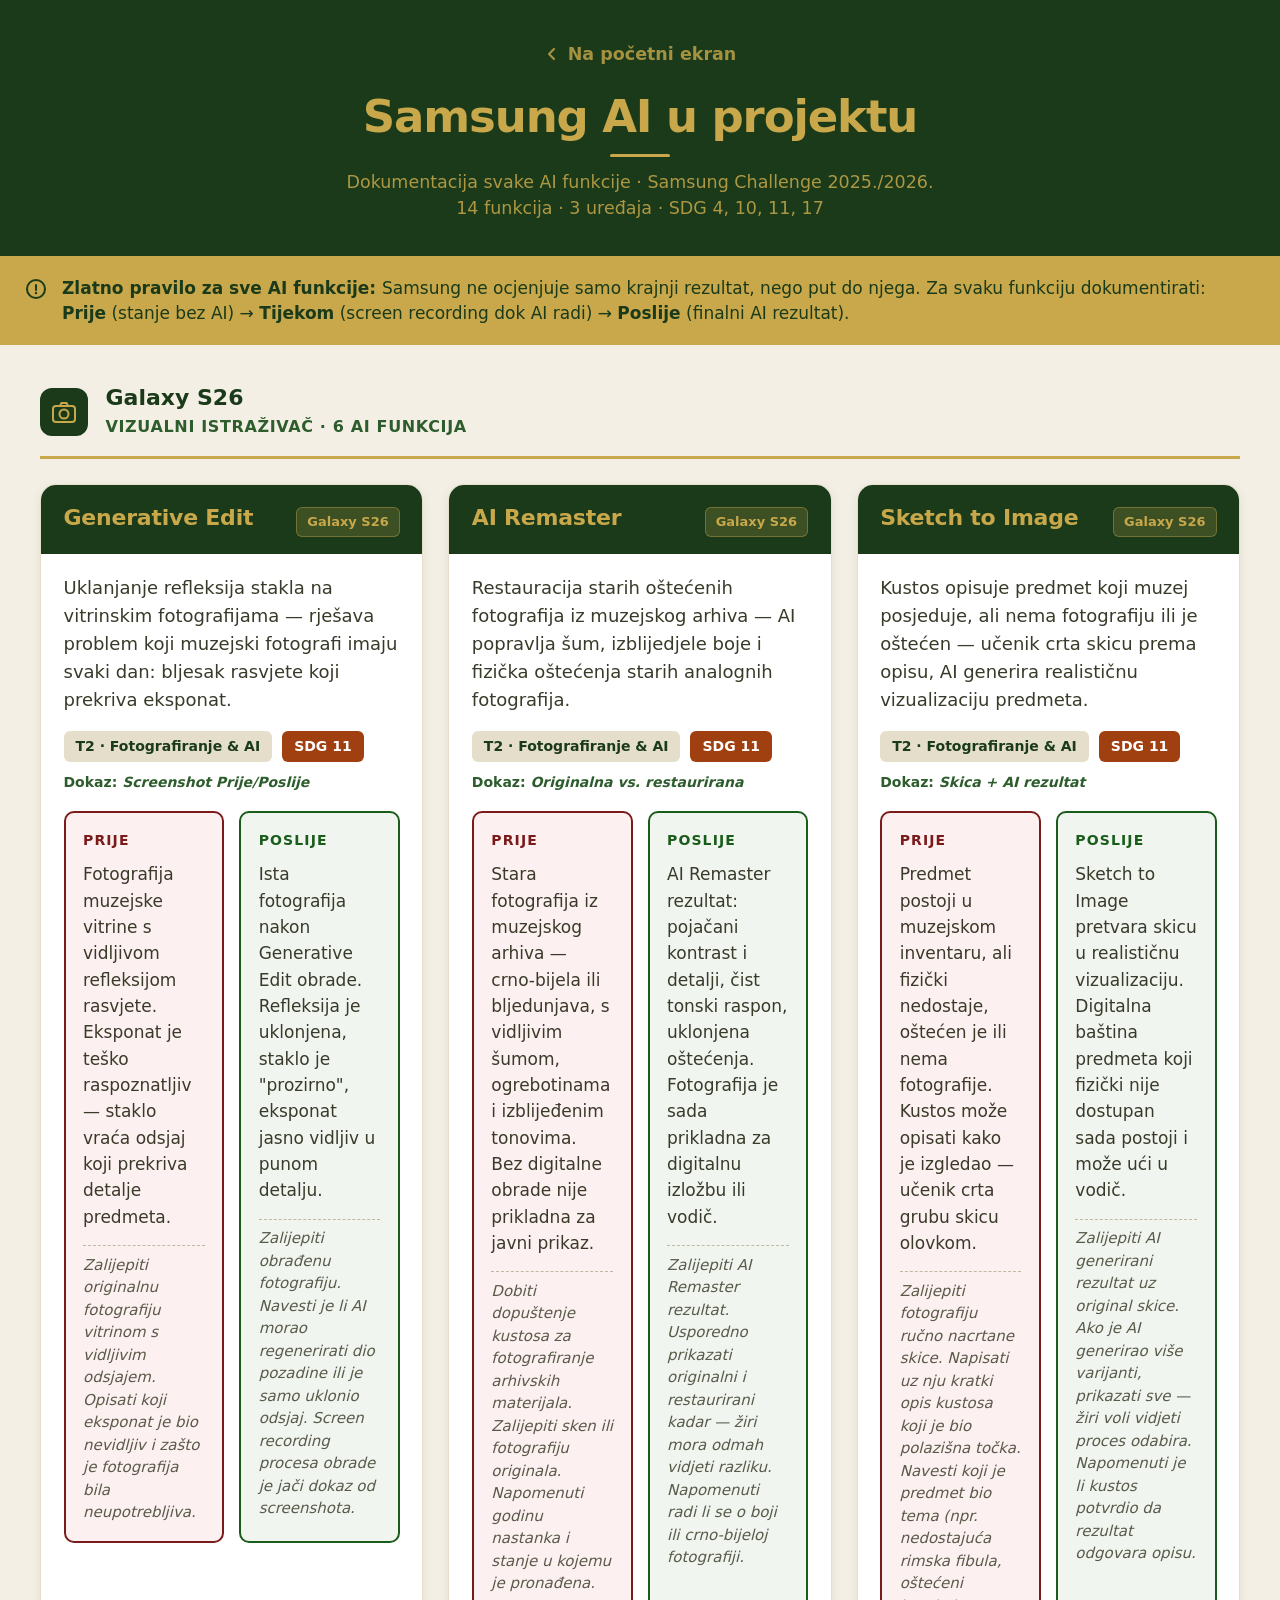
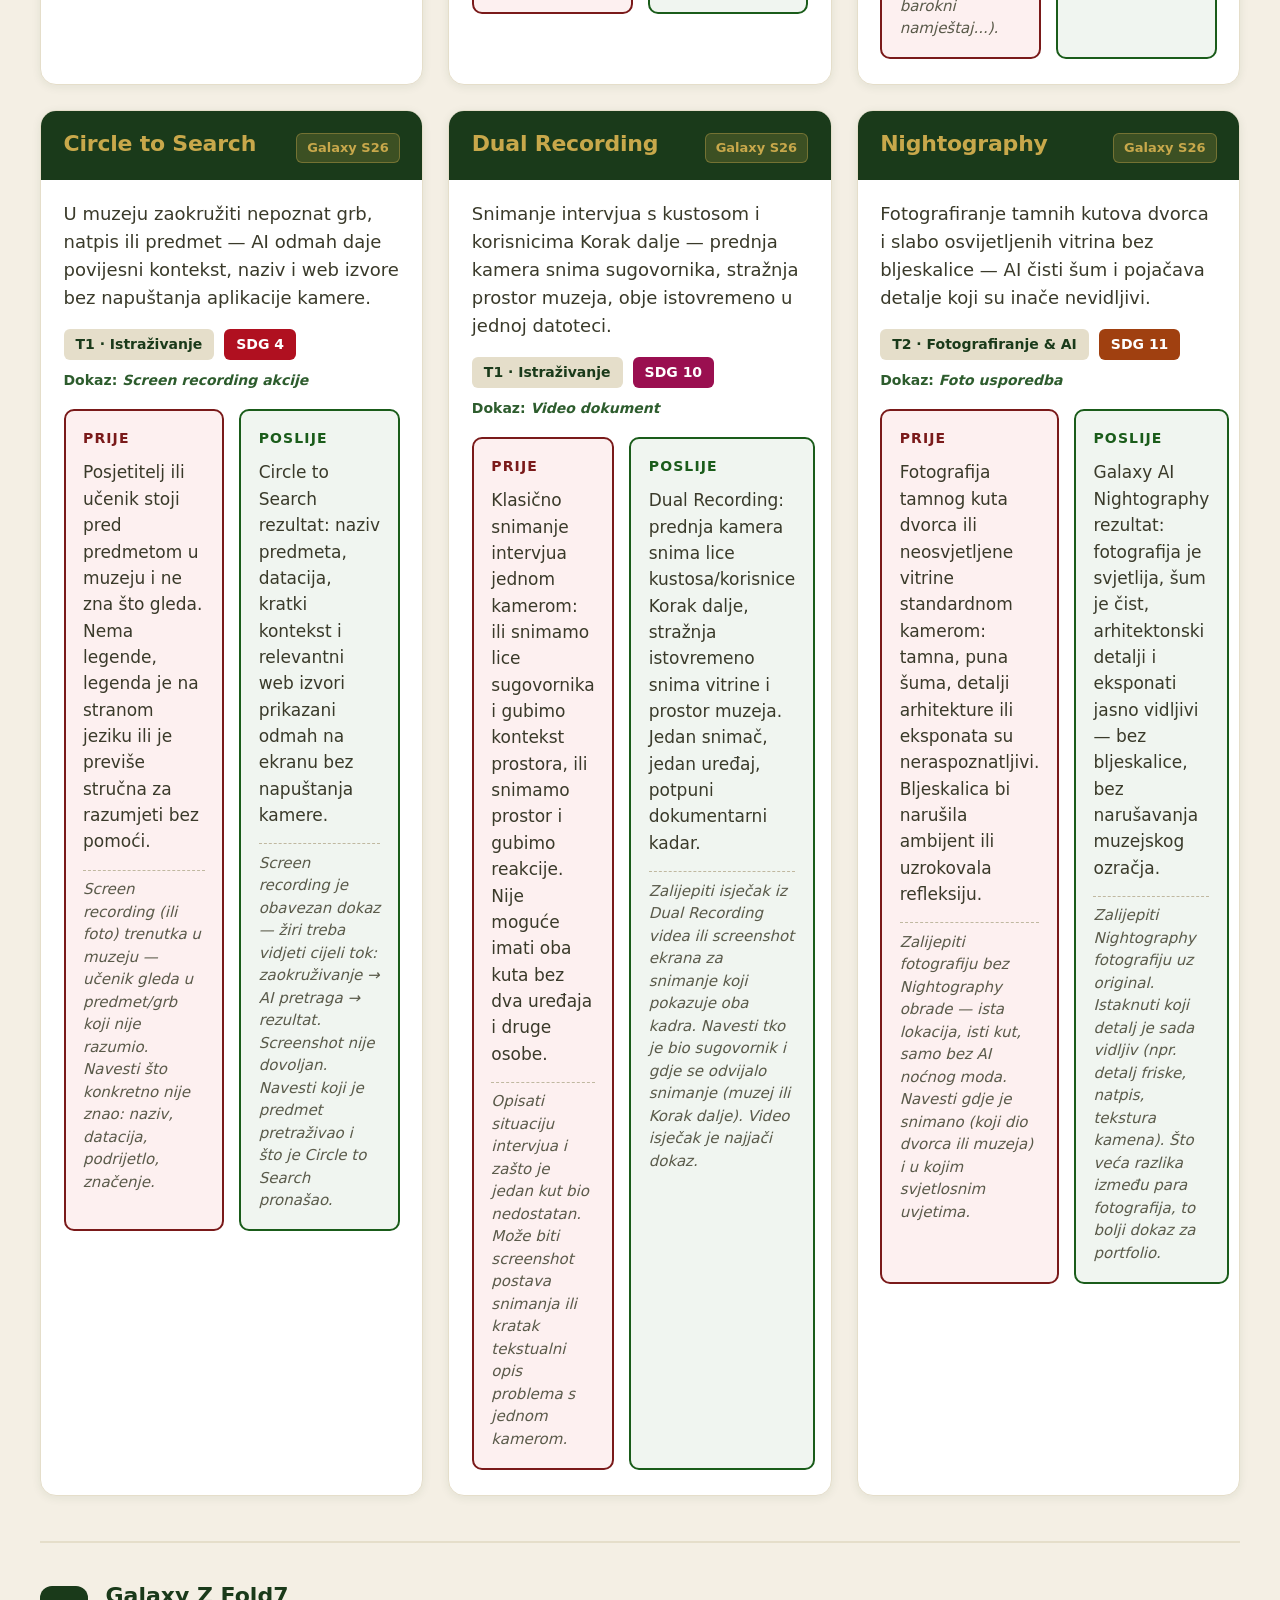
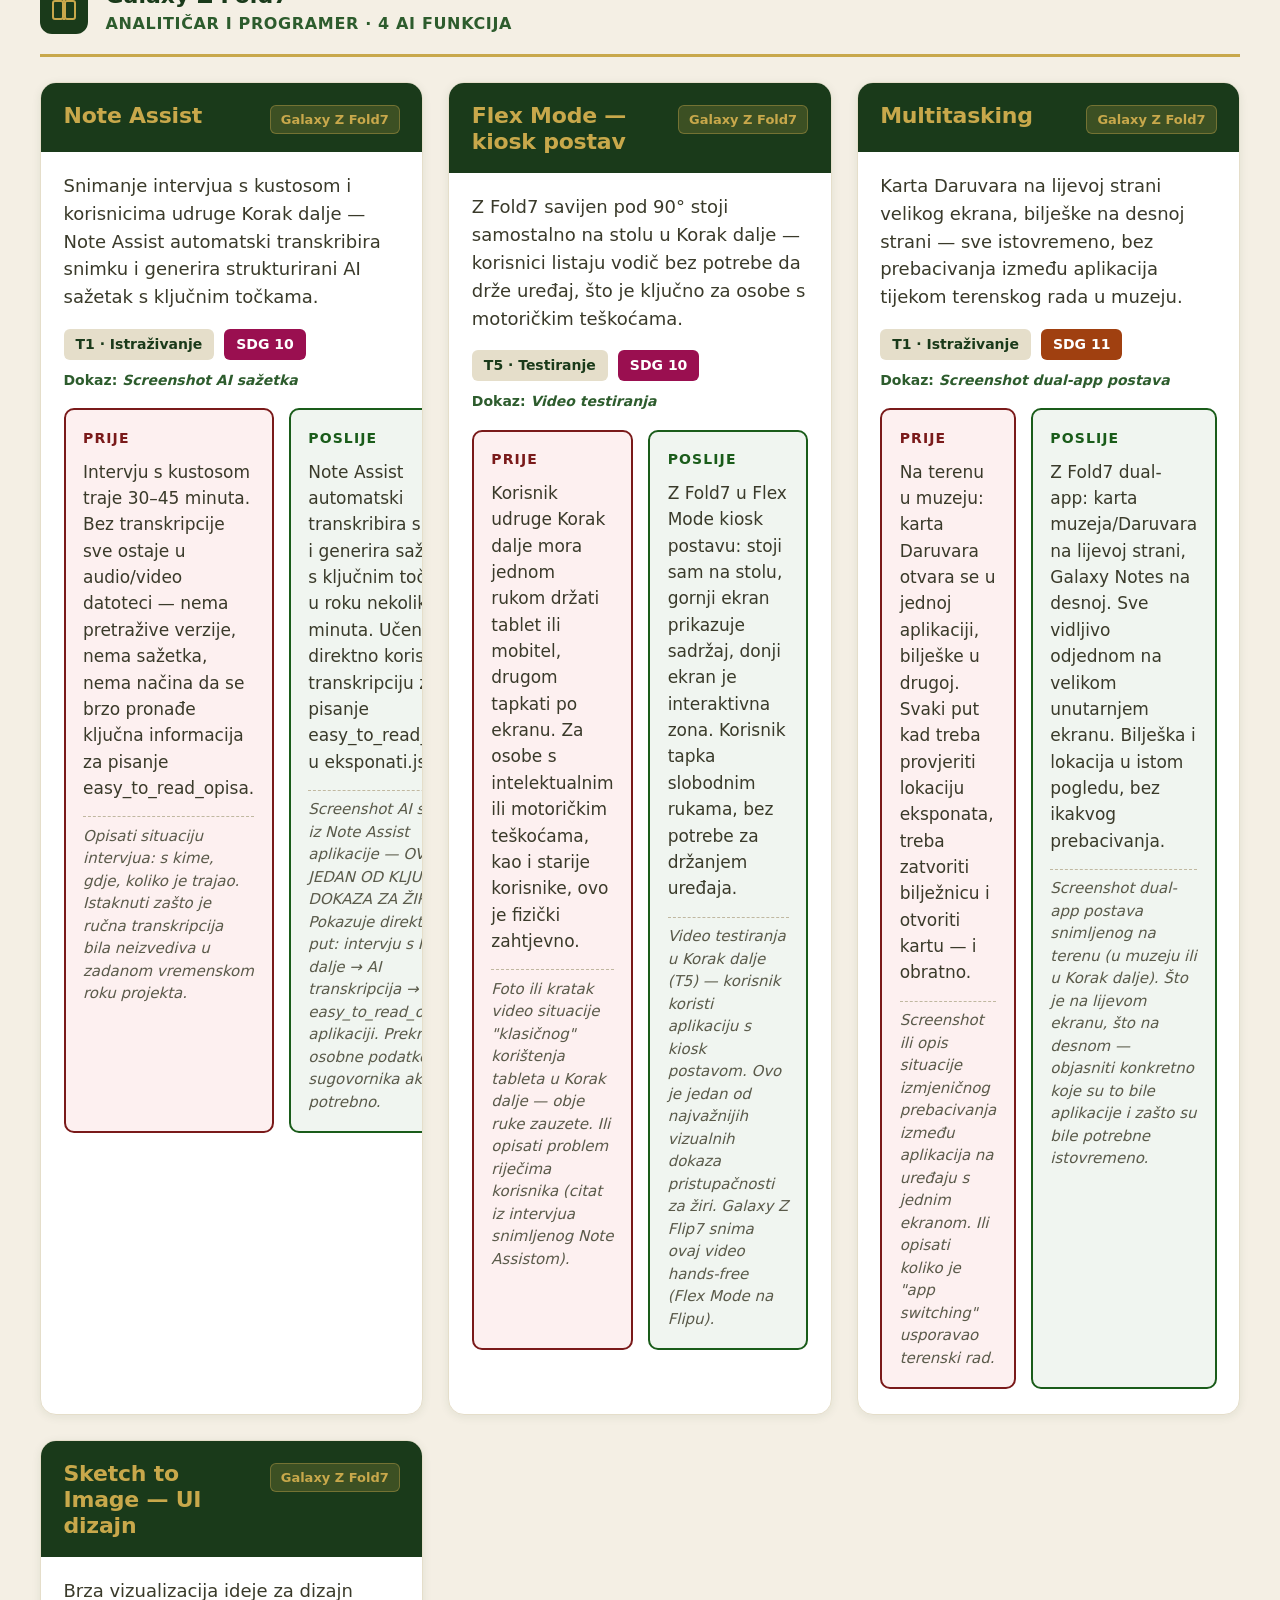
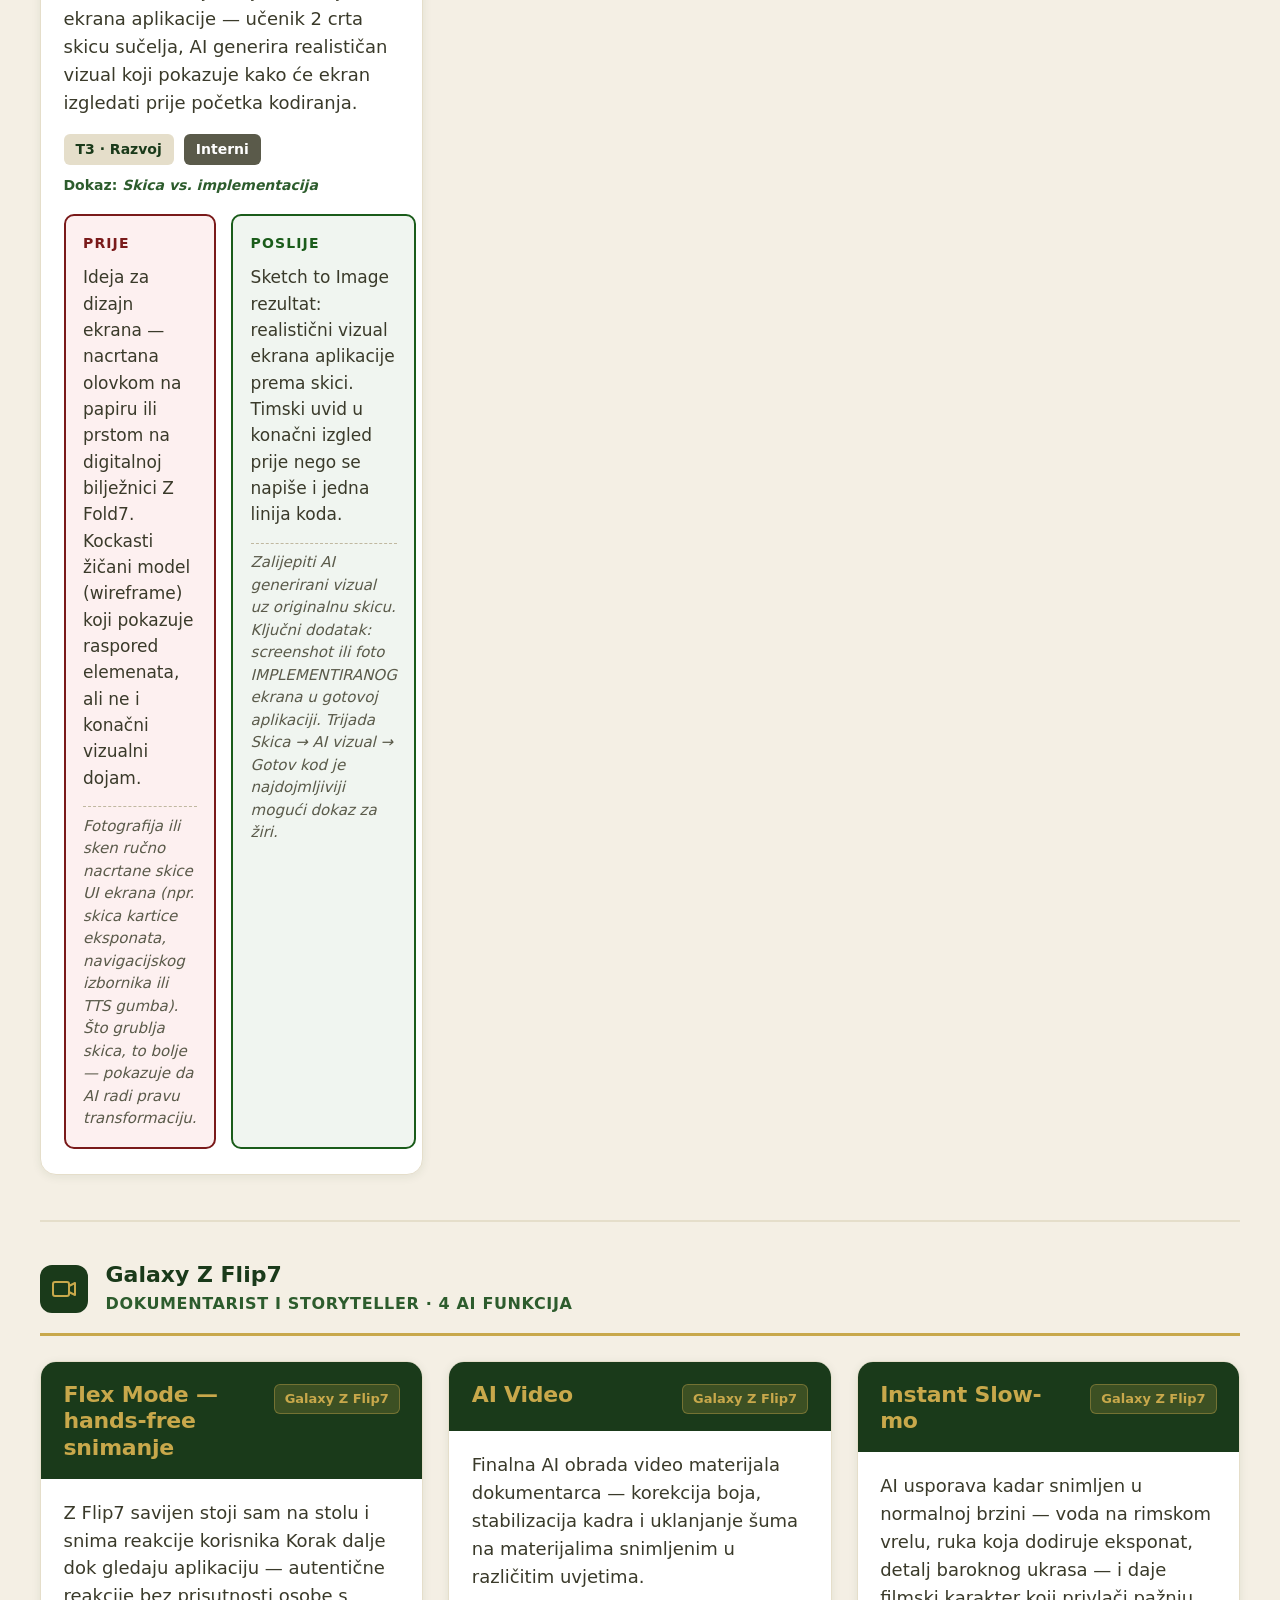
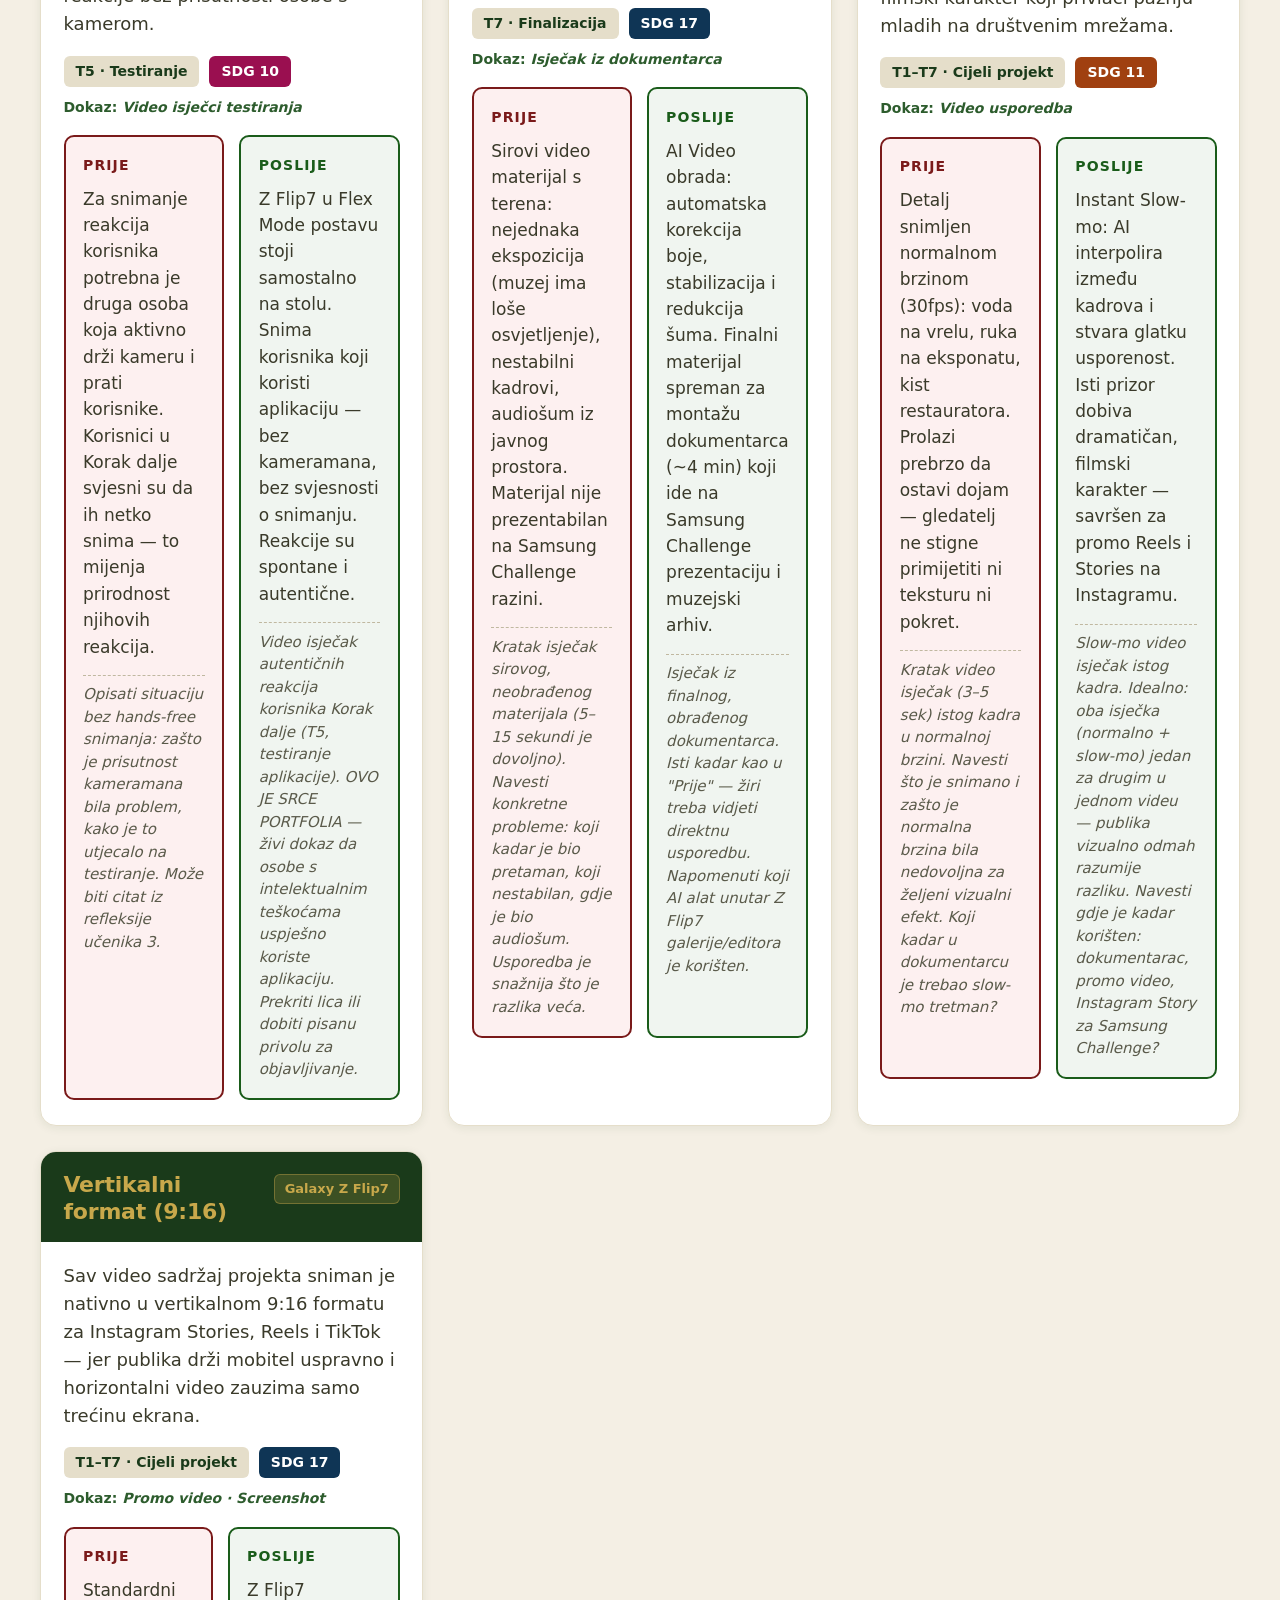
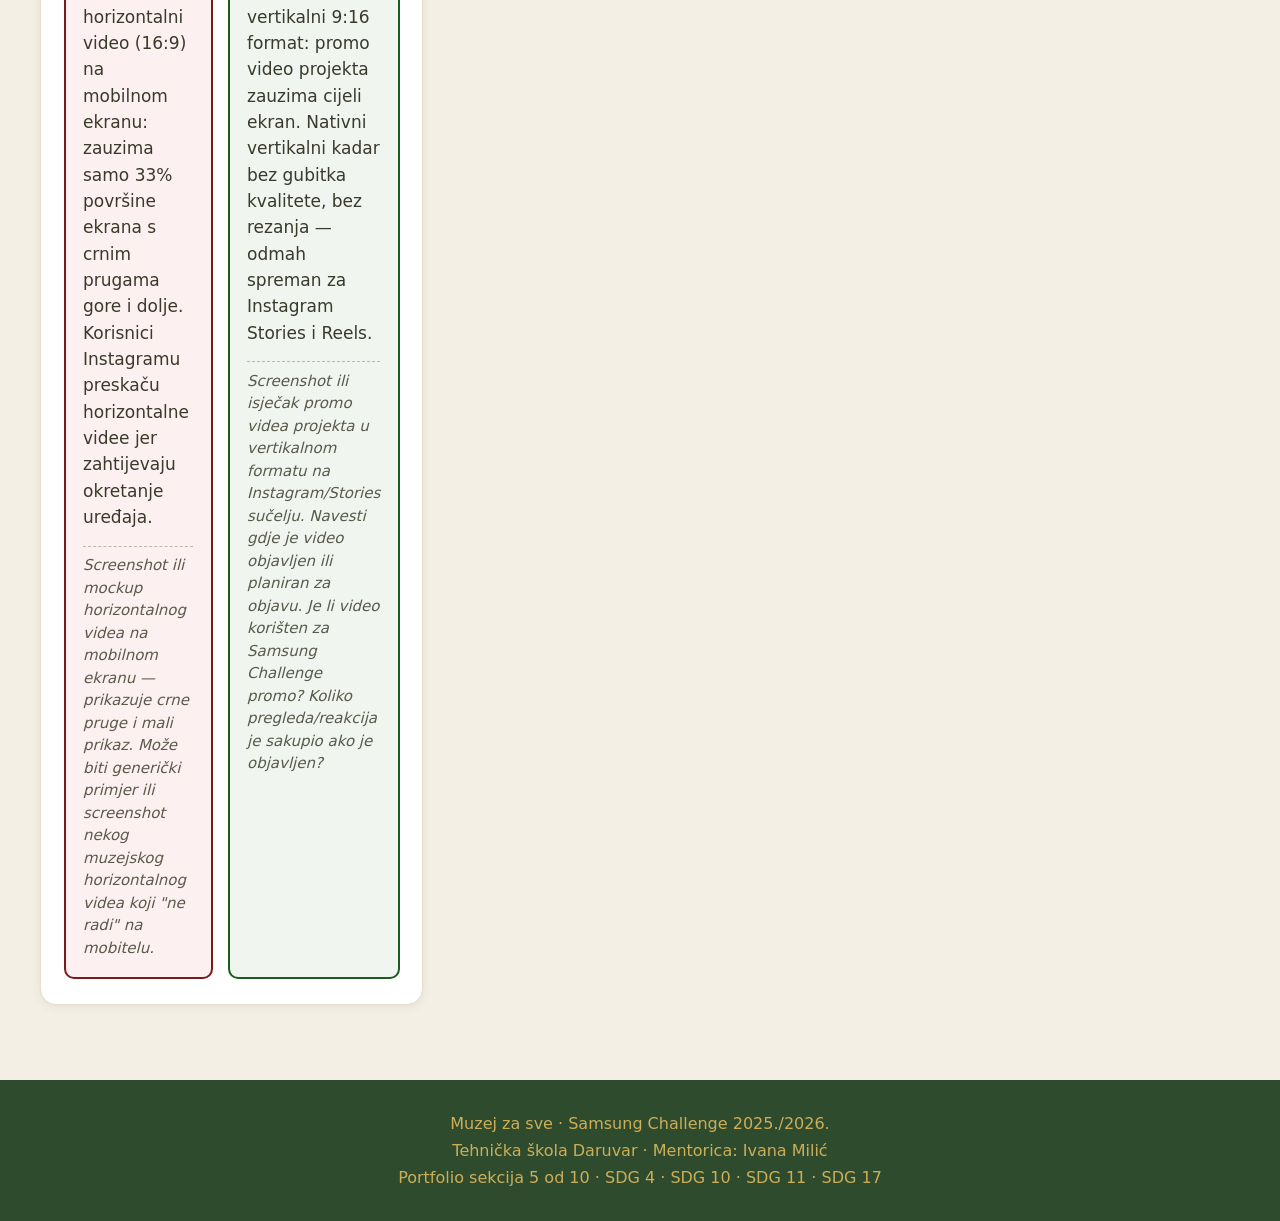
<file: portfolio/samsung-ai.html>
<!DOCTYPE html>
<html lang="hr">
<head>
  <meta charset="UTF-8">
  <meta name="viewport" content="width=device-width, initial-scale=1.0, user-scalable=yes">
  <meta name="theme-color" content="#1A3A1A">
  <meta name="description" content="Samsung AI dokumentacija — Muzej za sve, Samsung Challenge 2025./2026.">
  <title>Samsung AI — Portfolio · Muzej za sve</title>
  <link rel="icon" type="image/x-icon" href="../favicon.png">
  <link rel="manifest" href="../manifest.json">
  <style>

    /* ─────────────────────────────────────────
       Paleta — konzistentna s ostatkom projekta
    ───────────────────────────────────────── */
    :root {
      --zelena:        #1A3A1A;
      --zelena-mid:    #2D5C2D;
      --zelena-tocno:  #1A5C1A;
      --zlatna:        #C8A84B;
      --zlatna-tamna:  #A08535;
      --krem:          #F4EFE4;
      --krem-tamna:    #E5DECA;
      --tekst-sivi:    #3A3A2A;
      --crvena:        #7A1A1A;   /* PRIJE okvir */
      --zelena-poslije:#1A5C1A;   /* POSLIJE okvir */

      /* SDG boje — potamnjene za AA kontrast s bijelim tekstom */
      --sdg4:   #B01020;   /* SDG 4 — Kvalitetno obrazovanje (crvena) */
      --sdg10:  #9A0F50;   /* SDG 10 — Smanjenje nejednakosti (tamno roza) */
      --sdg11:  #A04010;   /* SDG 11 — Održivi gradovi (tamno narančasta) */
      --sdg17:  #0F3555;   /* SDG 17 — Partnerstvo (tamno plava) */
    }

    /* ═══════════════════════════════════════════
       Font baza: 20px (eksplicitni zahtjev).
       Sve rem jedinice računaju od ovoga.
    ═══════════════════════════════════════════ */
    html { font-size: 20px; }

    /* Skip link */
    .skip-link {
      position: absolute;
      top: -999px; left: 0.5rem; z-index: 999;
      background: var(--zelena); color: var(--zlatna);
      padding: 0.75rem 1.25rem;
      border-radius: 0 0 10px 10px;
      font-size: 1rem; font-weight: 700;
      text-decoration: none; white-space: nowrap;
    }
    .skip-link:focus { top: 0; }

    *, *::before, *::after {
      box-sizing: border-box;
      margin: 0; padding: 0;
    }

    body {
      font-family: -apple-system, BlinkMacSystemFont, 'Segoe UI', system-ui, sans-serif;
      background: var(--krem);
      color: var(--zelena);
      font-size: 1rem;       /* 20px */
      line-height: 1.5;
    }

    /* ─────────────────────────────────────────
       ZAGLAVLJE stranice
    ───────────────────────────────────────── */
    .stranica-zaglavlje {
      background: var(--zelena);
      color: var(--zlatna);
      padding: 2rem 1.25rem 1.75rem;
      text-align: center;
    }

    .stranica-zaglavlje__natrag {
      display: inline-flex;
      align-items: center;
      gap: 0.4rem;
      color: var(--zlatna);
      text-decoration: none;
      font-size: 0.875rem;   /* 17.5px */
      font-weight: 700;
      opacity: 0.8;
      margin-bottom: 1.25rem;
    }
    .stranica-zaglavlje__natrag:hover,
    .stranica-zaglavlje__natrag:focus-visible {
      opacity: 1;
      outline: 2px solid var(--zlatna);
      outline-offset: 3px;
      border-radius: 4px;
    }

    .stranica-zaglavlje__naslov {
      font-size: clamp(1.5rem, 6vw, 2.25rem);
      font-weight: 900;
      line-height: 1.1;
      letter-spacing: -0.025em;
    }

    .stranica-zaglavlje__naslov::after {
      content: '';
      display: block;
      width: 3rem; height: 3px;
      background: var(--zlatna);
      margin: 0.6rem auto 0;
      border-radius: 2px;
    }

    .stranica-zaglavlje__podnaziv {
      margin-top: 0.6rem;
      font-size: 0.875rem;
      opacity: 0.85;
      line-height: 1.5;
    }

    /* ─────────────────────────────────────────
       ZLATNO PRAVILO — istaknuti banner.
       Podsjetnik koji vrijedi za SVE kartice.
    ───────────────────────────────────────── */
    .zlatno-pravilo {
      background: var(--zlatna);
      color: var(--zelena);
      padding: 1rem 1.25rem;
      display: flex;
      align-items: flex-start;
      gap: 0.75rem;
    }

    .zlatno-pravilo__ikona {
      flex-shrink: 0;
      margin-top: 0.1rem;
    }

    .zlatno-pravilo__tekst {
      font-size: 0.85rem;  /* ~17px */
      font-weight: 700;
      line-height: 1.45;
    }

    .zlatno-pravilo__tekst span {
      font-weight: 400;
    }

    /* ─────────────────────────────────────────
       SEKCIJA UREĐAJA
    ───────────────────────────────────────── */
    .uredaj-sekcija {
      padding: 1.75rem 1.25rem 0.5rem;
    }

    /* Zaglavlje sekcije: naziv + uloga uređaja */
    .uredaj-sekcija__zaglavlje {
      display: flex;
      align-items: center;
      gap: 0.875rem;
      margin-bottom: 1.25rem;
      padding-bottom: 0.875rem;
      border-bottom: 3px solid var(--zlatna);
    }

    .uredaj-sekcija__ikona {
      display: flex;
      align-items: center;
      justify-content: center;
      width: 48px; height: 48px;
      background: var(--zelena);
      color: var(--zlatna);
      border-radius: 12px;
      flex-shrink: 0;
    }

    .uredaj-sekcija__naziv {
      font-size: 1.1rem;    /* 22px */
      font-weight: 900;
      color: var(--zelena);
      line-height: 1.2;
    }

    .uredaj-sekcija__uloga {
      font-size: 0.8rem;    /* 16px — ispod baze ali OK za label */
      color: var(--zelena-mid);
      font-weight: 600;
      letter-spacing: 0.04em;
      text-transform: uppercase;
      margin-top: 0.15rem;
    }

    /* Mreža kartica — jedna kolona na mobitelu */
    .kartice-mreža {
      display: flex;
      flex-direction: column;
      gap: 1.25rem;
      padding-bottom: 1.75rem;
    }

    /* ─────────────────────────────────────────
       KARTICA jedne AI funkcije
    ───────────────────────────────────────── */
    .kartica {
      background: white;
      border-radius: 16px;
      overflow: hidden;
      box-shadow: 0 2px 10px rgba(26, 58, 26, 0.08);
      border: 1px solid var(--krem-tamna);
    }

    /* Gornji dio kartice: naziv + uređaj badge */
    .kartica__zaglavlje {
      background: var(--zelena);
      color: var(--zlatna);
      padding: 1rem 1.125rem 0.875rem;
      display: flex;
      align-items: flex-start;
      justify-content: space-between;
      gap: 0.75rem;
    }

    .kartica__naziv {
      font-size: 1.1rem;    /* 22px */
      font-weight: 900;
      line-height: 1.2;
      letter-spacing: -0.01em;
    }

    /* Mali badge s nazivom uređaja u gornjem desnom kutu */
    .badge-uredaj {
      font-size: 0.65rem;   /* 13px */
      font-weight: 700;
      background: rgba(200, 168, 75, 0.2);
      color: var(--zlatna);
      border: 1px solid rgba(200, 168, 75, 0.4);
      border-radius: 6px;
      padding: 0.2rem 0.5rem;
      white-space: nowrap;
      flex-shrink: 0;
      margin-top: 0.1rem;
    }

    /* Tijelo kartice */
    .kartica__tijelo {
      padding: 1rem 1.125rem 1.25rem;
      display: flex;
      flex-direction: column;
      gap: 0.875rem;
    }

    /* Opis funkcije — što konkretno radi u projektu */
    .kartica__opis {
      font-size: 0.9rem;    /* 18px */
      color: var(--tekst-sivi);
      line-height: 1.55;
    }

    /* Meta red: faza + SDG + tip dokaza */
    .kartica__meta {
      display: flex;
      flex-wrap: wrap;
      gap: 0.5rem;
      align-items: center;
    }

    /* Faza projekta badge */
    .badge-faza {
      font-size: 0.7rem;    /* 14px */
      font-weight: 700;
      background: var(--krem-tamna);
      color: var(--zelena);
      border-radius: 6px;
      padding: 0.25rem 0.6rem;
      white-space: nowrap;
    }

    /* SDG badge — boja po broju SDG-a */
    .badge-sdg {
      font-size: 0.7rem;
      font-weight: 700;
      color: white;
      border-radius: 6px;
      padding: 0.25rem 0.6rem;
      white-space: nowrap;
    }
    .badge-sdg--4  { background: var(--sdg4);  }
    .badge-sdg--10 { background: var(--sdg10); }
    .badge-sdg--11 { background: var(--sdg11); }
    .badge-sdg--17 { background: var(--sdg17); }
    .badge-sdg--nema {
      background: #5A5A4A;
    }

    /* Tip portfolio dokaza */
    .kartica__dokaz {
      font-size: 0.7rem;
      color: var(--zelena-mid);
      font-weight: 600;
      font-style: italic;
    }
    .kartica__dokaz::before {
      content: 'Dokaz: ';
      font-style: normal;
    }

    /* ─────────────────────────────────────────
       OKVIRI PRIJE / POSLIJE

       Slaganje: na mobitelu vertikalno (PRIJE
       gore, POSLIJE dolje), na ekranima ≥ 520px
       horizontalno jedna pored druge.

       PRIJE = crveni rub (problem/stanje bez AI)
       POSLIJE = zeleni rub (rješenje s AI)
    ───────────────────────────────────────── */
    .prije-poslije {
      display: flex;
      flex-direction: column;   /* mobile: vertikalno */
      gap: 0.75rem;
    }

    @media (min-width: 520px) {
      .prije-poslije {
        flex-direction: row;    /* širi ekrani: horizontalno */
      }
      .okvir {
        flex: 1;
      }
    }

    .okvir {
      border-radius: 10px;
      padding: 0.875rem;
      display: flex;
      flex-direction: column;
      gap: 0.5rem;
    }

    /* PRIJE — crveni rub, svjetlo crvena pozadina */
    .okvir--prije {
      background: #FDF0F0;
      border: 2px solid var(--crvena);
    }

    /* POSLIJE — zeleni rub, svjetlo zelena pozadina */
    .okvir--poslije {
      background: #F0F5F0;
      border: 2px solid var(--zelena-poslije);
    }

    /* Label "PRIJE" / "POSLIJE" */
    .okvir__label {
      font-size: 0.7rem;        /* 14px */
      font-weight: 900;
      letter-spacing: 0.08em;
      text-transform: uppercase;
    }

    .okvir--prije  .okvir__label { color: var(--crvena); }
    .okvir--poslije .okvir__label { color: var(--zelena-poslije); }

    /* Placeholder tekst unutar okvira */
    .okvir__tekst {
      font-size: 0.85rem;       /* 17px */
      line-height: 1.55;
      color: var(--tekst-sivi);
    }

    /* Stil za dio teksta koji govori učeniku što treba dodati */
    .okvir__uputa {
      font-size: 0.75rem;       /* 15px */
      color: #5A5A4A;
      font-style: italic;
      margin-top: 0.25rem;
      padding-top: 0.375rem;
      border-top: 1px dashed #C0B8A0;
    }

    /* ─────────────────────────────────────────
       RAZDJELNICA između sekcija uređaja
    ───────────────────────────────────────── */
    .razdjelnica {
      border: none;
      border-top: 2px solid var(--krem-tamna);
      margin: 0 1.25rem;
    }

    /* ─────────────────────────────────────────
       PODNOŽJE
    ───────────────────────────────────────── */
    footer {
      background: var(--zelena);
      color: var(--zlatna);
      text-align: center;
      padding: 1.5rem 1.25rem;
      font-size: 0.8rem;
      opacity: 0.9;
      line-height: 1.7;
      margin-top: 1.5rem;
    }

    /* ─────────────────────────────────────────
       Na desktopu: dvije kolone kartica
       (≥ 900px — npr. na projektoru za prezentaciju)
    ───────────────────────────────────────── */
    @media (min-width: 900px) {
      .kartice-mreža {
        display: grid;
        grid-template-columns: repeat(2, 1fr);
        gap: 1.25rem;
      }

      .uredaj-sekcija {
        padding: 2rem 2rem 0.5rem;
      }

      .razdjelnica {
        margin: 0 2rem;
      }
    }

    @media (min-width: 1200px) {
      .kartice-mreža {
        grid-template-columns: repeat(3, 1fr);
      }
    }

  </style>
</head>
<body>

  <a class="skip-link" href="#sadrzaj">Preskoči na sadržaj</a>

  <!-- ══════════════════════════════════════
       ZAGLAVLJE STRANICE
  ══════════════════════════════════════ -->
  <header class="stranica-zaglavlje">

    <div>
      <a href="../index.html" class="stranica-zaglavlje__natrag">
        <svg width="16" height="16" viewBox="0 0 16 16" fill="none" aria-hidden="true">
          <path d="M10 3 L5 8 L10 13"
                stroke="currentColor" stroke-width="2.2"
                stroke-linecap="round" stroke-linejoin="round"/>
        </svg>
        Na početni ekran
      </a>
    </div>

    <h1 class="stranica-zaglavlje__naslov">Samsung AI u projektu</h1>
    <p class="stranica-zaglavlje__podnaziv">
      Dokumentacija svake AI funkcije · Samsung Challenge 2025./2026.<br>
      14 funkcija · 3 uređaja · SDG 4, 10, 11, 17
    </p>

  </header>


  <!-- ══════════════════════════════════════
       ZLATNO PRAVILO — podsjetnik za sve
       kartice. Svaka AI funkcija MORA imati
       dokumentiran put Prije → Tijekom → Poslije.
  ══════════════════════════════════════ -->
  <aside class="zlatno-pravilo" aria-label="Zlatno pravilo dokumentacije">
    <svg class="zlatno-pravilo__ikona" width="22" height="22" viewBox="0 0 22 22"
         fill="none" aria-hidden="true">
      <circle cx="11" cy="11" r="9" stroke="#1A3A1A" stroke-width="2"/>
      <line x1="11" y1="7" x2="11" y2="12"
            stroke="#1A3A1A" stroke-width="2" stroke-linecap="round"/>
      <circle cx="11" cy="15" r="1.2" fill="#1A3A1A"/>
    </svg>
    <p class="zlatno-pravilo__tekst">
      Zlatno pravilo za sve AI funkcije:
      <span>Samsung ne ocjenjuje samo krajnji rezultat, nego put do njega.
      Za svaku funkciju dokumentirati: <strong>Prije</strong> (stanje bez AI) →
      <strong>Tijekom</strong> (screen recording dok AI radi) →
      <strong>Poslije</strong> (finalni AI rezultat).</span>
    </p>
  </aside>


  <!-- ══════════════════════════════════════
       GLAVNI SADRŽAJ
  ══════════════════════════════════════ -->
  <main id="sadrzaj">


    <!-- ╔══════════════════════════════════╗
         ║  GALAXY S26 — Vizualni istraživač ║
         ║  6 AI funkcija                    ║
         ╚══════════════════════════════════╝ -->
    <section class="uredaj-sekcija" aria-labelledby="s26-naslov">

      <div class="uredaj-sekcija__zaglavlje">
        <div class="uredaj-sekcija__ikona" aria-hidden="true">
          <!-- Kamera ikona — S26 je fotografski uređaj -->
          <svg width="26" height="26" viewBox="0 0 26 26" fill="none">
            <rect x="2" y="7" width="22" height="16" rx="3"
                  stroke="currentColor" stroke-width="2" fill="none"/>
            <circle cx="13" cy="15" r="4.5"
                    stroke="currentColor" stroke-width="2" fill="none"/>
            <path d="M9 7 L10.5 4 L15.5 4 L17 7"
                  stroke="currentColor" stroke-width="2"
                  stroke-linejoin="round" fill="none"/>
          </svg>
        </div>
        <div>
          <h2 class="uredaj-sekcija__naziv" id="s26-naslov">Galaxy S26</h2>
          <p class="uredaj-sekcija__uloga">Vizualni istraživač · 6 AI funkcija</p>
        </div>
      </div>

      <div class="kartice-mreža">


        <!-- ── 1. Generative Edit ── -->
        <article class="kartica" aria-labelledby="ge-naziv">
          <div class="kartica__zaglavlje">
            <h3 class="kartica__naziv" id="ge-naziv">Generative Edit</h3>
            <span class="badge-uredaj">Galaxy S26</span>
          </div>
          <div class="kartica__tijelo">
            <p class="kartica__opis">
              Uklanjanje refleksija stakla na vitrinskim fotografijama —
              rješava problem koji muzejski fotografi imaju svaki dan:
              bljesak rasvjete koji prekriva eksponat.
            </p>
            <div class="kartica__meta">
              <span class="badge-faza">T2 · Fotografiranje &amp; AI</span>
              <span class="badge-sdg badge-sdg--11">SDG 11</span>
              <span class="kartica__dokaz">Screenshot Prije/Poslije</span>
            </div>
            <div class="prije-poslije">
              <div class="okvir okvir--prije">
                <p class="okvir__label">Prije</p>
                <p class="okvir__tekst">
                  Fotografija muzejske vitrine s vidljivom refleksijom rasvjete.
                  Eksponat je teško raspoznatljiv — staklo vraća odsjaj koji
                  prekriva detalje predmeta.
                </p>
                <p class="okvir__uputa">
                  Zalijepiti originalnu fotografiju vitrinom s vidljivim
                  odsjajem. Opisati koji eksponat je bio nevidljiv i zašto
                  je fotografija bila neupotrebljiva.
                </p>
              </div>
              <div class="okvir okvir--poslije">
                <p class="okvir__label">Poslije</p>
                <p class="okvir__tekst">
                  Ista fotografija nakon Generative Edit obrade. Refleksija
                  je uklonjena, staklo je "prozirno", eksponat jasno vidljiv
                  u punom detalju.
                </p>
                <p class="okvir__uputa">
                  Zalijepiti obrađenu fotografiju. Navesti je li AI morao
                  regenerirati dio pozadine ili je samo uklonio odsjaj.
                  Screen recording procesa obrade je jači dokaz od screenshota.
                </p>
              </div>
            </div>
          </div>
        </article>


        <!-- ── 2. AI Remaster ── -->
        <article class="kartica" aria-labelledby="remaster-naziv">
          <div class="kartica__zaglavlje">
            <h3 class="kartica__naziv" id="remaster-naziv">AI Remaster</h3>
            <span class="badge-uredaj">Galaxy S26</span>
          </div>
          <div class="kartica__tijelo">
            <p class="kartica__opis">
              Restauracija starih oštećenih fotografija iz muzejskog arhiva —
              AI popravlja šum, izblijedjele boje i fizička oštećenja starih
              analognih fotografija.
            </p>
            <div class="kartica__meta">
              <span class="badge-faza">T2 · Fotografiranje &amp; AI</span>
              <span class="badge-sdg badge-sdg--11">SDG 11</span>
              <span class="kartica__dokaz">Originalna vs. restaurirana</span>
            </div>
            <div class="prije-poslije">
              <div class="okvir okvir--prije">
                <p class="okvir__label">Prije</p>
                <p class="okvir__tekst">
                  Stara fotografija iz muzejskog arhiva — crno-bijela ili
                  bljedunjava, s vidljivim šumom, ogrebotinama i izblijeđenim
                  tonovima. Bez digitalne obrade nije prikladna za javni prikaz.
                </p>
                <p class="okvir__uputa">
                  Dobiti dopuštenje kustosa za fotografiranje arhivskih
                  materijala. Zalijepiti sken ili fotografiju originala.
                  Napomenuti godinu nastanka i stanje u kojemu je pronađena.
                </p>
              </div>
              <div class="okvir okvir--poslije">
                <p class="okvir__label">Poslije</p>
                <p class="okvir__tekst">
                  AI Remaster rezultat: pojačani kontrast i detalji, čist
                  tonski raspon, uklonjena oštećenja. Fotografija je sada
                  prikladna za digitalnu izložbu ili vodič.
                </p>
                <p class="okvir__uputa">
                  Zalijepiti AI Remaster rezultat. Usporedno prikazati
                  originalni i restaurirani kadar — žiri mora odmah vidjeti
                  razliku. Napomenuti radi li se o boji ili crno-bijeloj fotografiji.
                </p>
              </div>
            </div>
          </div>
        </article>


        <!-- ── 3. Sketch to Image ── -->
        <article class="kartica" aria-labelledby="s2i-s26-naziv">
          <div class="kartica__zaglavlje">
            <h3 class="kartica__naziv" id="s2i-s26-naziv">Sketch to Image</h3>
            <span class="badge-uredaj">Galaxy S26</span>
          </div>
          <div class="kartica__tijelo">
            <p class="kartica__opis">
              Kustos opisuje predmet koji muzej posjeduje, ali nema fotografiju
              ili je oštećen — učenik crta skicu prema opisu, AI generira
              realističnu vizualizaciju predmeta.
            </p>
            <div class="kartica__meta">
              <span class="badge-faza">T2 · Fotografiranje &amp; AI</span>
              <span class="badge-sdg badge-sdg--11">SDG 11</span>
              <span class="kartica__dokaz">Skica + AI rezultat</span>
            </div>
            <div class="prije-poslije">
              <div class="okvir okvir--prije">
                <p class="okvir__label">Prije</p>
                <p class="okvir__tekst">
                  Predmet postoji u muzejskom inventaru, ali fizički nedostaje,
                  oštećen je ili nema fotografije. Kustos može opisati
                  kako je izgledao — učenik crta grubu skicu olovkom.
                </p>
                <p class="okvir__uputa">
                  Zalijepiti fotografiju ručno nacrtane skice. Napisati
                  uz nju kratki opis kustosa koji je bio polazišna točka.
                  Navesti koji je predmet bio tema (npr. nedostajuća rimska
                  fibula, oštećeni barokni namještaj...).
                </p>
              </div>
              <div class="okvir okvir--poslije">
                <p class="okvir__label">Poslije</p>
                <p class="okvir__tekst">
                  Sketch to Image pretvara skicu u realističnu vizualizaciju.
                  Digitalna baština predmeta koji fizički nije dostupan
                  sada postoji i može ući u vodič.
                </p>
                <p class="okvir__uputa">
                  Zalijepiti AI generirani rezultat uz original skice.
                  Ako je AI generirao više varijanti, prikazati sve —
                  žiri voli vidjeti proces odabira. Napomenuti je li
                  kustos potvrdio da rezultat odgovara opisu.
                </p>
              </div>
            </div>
          </div>
        </article>


        <!-- ── 4. Circle to Search ── -->
        <article class="kartica" aria-labelledby="cts-naziv">
          <div class="kartica__zaglavlje">
            <h3 class="kartica__naziv" id="cts-naziv">Circle to Search</h3>
            <span class="badge-uredaj">Galaxy S26</span>
          </div>
          <div class="kartica__tijelo">
            <p class="kartica__opis">
              U muzeju zaokružiti nepoznat grb, natpis ili predmet —
              AI odmah daje povijesni kontekst, naziv i web izvore
              bez napuštanja aplikacije kamere.
            </p>
            <div class="kartica__meta">
              <span class="badge-faza">T1 · Istraživanje</span>
              <span class="badge-sdg badge-sdg--4">SDG 4</span>
              <span class="kartica__dokaz">Screen recording akcije</span>
            </div>
            <div class="prije-poslije">
              <div class="okvir okvir--prije">
                <p class="okvir__label">Prije</p>
                <p class="okvir__tekst">
                  Posjetitelj ili učenik stoji pred predmetom u muzeju i
                  ne zna što gleda. Nema legende, legenda je na stranom
                  jeziku ili je previše stručna za razumjeti bez pomoći.
                </p>
                <p class="okvir__uputa">
                  Screen recording (ili foto) trenutka u muzeju — učenik
                  gleda u predmet/grb koji nije razumio. Navesti što
                  konkretno nije znao: naziv, datacija, podrijetlo, značenje.
                </p>
              </div>
              <div class="okvir okvir--poslije">
                <p class="okvir__label">Poslije</p>
                <p class="okvir__tekst">
                  Circle to Search rezultat: naziv predmeta, datacija,
                  kratki kontekst i relevantni web izvori prikazani
                  odmah na ekranu bez napuštanja kamere.
                </p>
                <p class="okvir__uputa">
                  Screen recording je obavezan dokaz — žiri treba vidjeti
                  cijeli tok: zaokruživanje → AI pretraga → rezultat.
                  Screenshot nije dovoljan. Navesti koji je predmet
                  pretraživao i što je Circle to Search pronašao.
                </p>
              </div>
            </div>
          </div>
        </article>


        <!-- ── 5. Dual Recording ── -->
        <article class="kartica" aria-labelledby="dual-naziv">
          <div class="kartica__zaglavlje">
            <h3 class="kartica__naziv" id="dual-naziv">Dual Recording</h3>
            <span class="badge-uredaj">Galaxy S26</span>
          </div>
          <div class="kartica__tijelo">
            <p class="kartica__opis">
              Snimanje intervjua s kustosom i korisnicima Korak dalje —
              prednja kamera snima sugovornika, stražnja prostor muzeja,
              obje istovremeno u jednoj datoteci.
            </p>
            <div class="kartica__meta">
              <span class="badge-faza">T1 · Istraživanje</span>
              <span class="badge-sdg badge-sdg--10">SDG 10</span>
              <span class="kartica__dokaz">Video dokument</span>
            </div>
            <div class="prije-poslije">
              <div class="okvir okvir--prije">
                <p class="okvir__label">Prije</p>
                <p class="okvir__tekst">
                  Klasično snimanje intervjua jednom kamerom: ili snimamo
                  lice sugovornika i gubimo kontekst prostora, ili snimamo
                  prostor i gubimo reakcije. Nije moguće imati oba kuta
                  bez dva uređaja i druge osobe.
                </p>
                <p class="okvir__uputa">
                  Opisati situaciju intervjua i zašto je jedan kut bio
                  nedostatan. Može biti screenshot postava snimanja ili
                  kratak tekstualni opis problema s jednom kamerom.
                </p>
              </div>
              <div class="okvir okvir--poslije">
                <p class="okvir__label">Poslije</p>
                <p class="okvir__tekst">
                  Dual Recording: prednja kamera snima lice kustosa/korisnice
                  Korak dalje, stražnja istovremeno snima vitrine i prostor
                  muzeja. Jedan snimač, jedan uređaj, potpuni dokumentarni kadar.
                </p>
                <p class="okvir__uputa">
                  Zalijepiti isječak iz Dual Recording videa ili screenshot
                  ekrana za snimanje koji pokazuje oba kadra.
                  Navesti tko je bio sugovornik i gdje se odvijalo snimanje
                  (muzej ili Korak dalje). Video isječak je najjači dokaz.
                </p>
              </div>
            </div>
          </div>
        </article>


        <!-- ── 6. Nightography ── -->
        <article class="kartica" aria-labelledby="night-naziv">
          <div class="kartica__zaglavlje">
            <h3 class="kartica__naziv" id="night-naziv">Nightography</h3>
            <span class="badge-uredaj">Galaxy S26</span>
          </div>
          <div class="kartica__tijelo">
            <p class="kartica__opis">
              Fotografiranje tamnih kutova dvorca i slabo osvijetljenih vitrina
              bez bljeskalice — AI čisti šum i pojačava detalje koji su
              inače nevidljivi.
            </p>
            <div class="kartica__meta">
              <span class="badge-faza">T2 · Fotografiranje &amp; AI</span>
              <span class="badge-sdg badge-sdg--11">SDG 11</span>
              <span class="kartica__dokaz">Foto usporedba</span>
            </div>
            <div class="prije-poslije">
              <div class="okvir okvir--prije">
                <p class="okvir__label">Prije</p>
                <p class="okvir__tekst">
                  Fotografija tamnog kuta dvorca ili neosvjetljene vitrine
                  standardnom kamerom: tamna, puna šuma, detalji arhitekture
                  ili eksponata su neraspoznatljivi. Bljeskalica bi narušila
                  ambijent ili uzrokovala refleksiju.
                </p>
                <p class="okvir__uputa">
                  Zalijepiti fotografiju bez Nightography obrade —
                  ista lokacija, isti kut, samo bez AI noćnog moda.
                  Navesti gdje je snimano (koji dio dvorca ili muzeja)
                  i u kojim svjetlosnim uvjetima.
                </p>
              </div>
              <div class="okvir okvir--poslije">
                <p class="okvir__label">Poslije</p>
                <p class="okvir__tekst">
                  Galaxy AI Nightography rezultat: fotografija je svjetlija,
                  šum je čist, arhitektonski detalji i eksponati jasno vidljivi
                  — bez bljeskalice, bez narušavanja muzejskog ozračja.
                </p>
                <p class="okvir__uputa">
                  Zalijepiti Nightography fotografiju uz original.
                  Istaknuti koji detalj je sada vidljiv (npr. detalj
                  friske, natpis, tekstura kamena). Što veća razlika
                  između para fotografija, to bolji dokaz za portfolio.
                </p>
              </div>
            </div>
          </div>
        </article>


      </div><!-- /kartice-mreža S26 -->
    </section><!-- /uredaj-sekcija S26 -->


    <hr class="razdjelnica">


    <!-- ╔══════════════════════════════════════╗
         ║  GALAXY Z FOLD7 — Analitičar/programer ║
         ║  4 AI funkcija                         ║
         ╚══════════════════════════════════════╝ -->
    <section class="uredaj-sekcija" aria-labelledby="fold7-naslov">

      <div class="uredaj-sekcija__zaglavlje">
        <div class="uredaj-sekcija__ikona" aria-hidden="true">
          <!-- Sklopivi ekran ikona — Z Fold7 -->
          <svg width="26" height="26" viewBox="0 0 26 26" fill="none">
            <rect x="2" y="4" width="10" height="18" rx="2"
                  stroke="currentColor" stroke-width="2" fill="none"/>
            <rect x="14" y="4" width="10" height="18" rx="2"
                  stroke="currentColor" stroke-width="2" fill="none"/>
            <line x1="12" y1="4" x2="14" y2="4"
                  stroke="currentColor" stroke-width="2"/>
            <line x1="12" y1="22" x2="14" y2="22"
                  stroke="currentColor" stroke-width="2"/>
          </svg>
        </div>
        <div>
          <h2 class="uredaj-sekcija__naziv" id="fold7-naslov">Galaxy Z Fold7</h2>
          <p class="uredaj-sekcija__uloga">Analitičar i programer · 4 AI funkcija</p>
        </div>
      </div>

      <div class="kartice-mreža">


        <!-- ── 7. Note Assist ── -->
        <article class="kartica" aria-labelledby="note-naziv">
          <div class="kartica__zaglavlje">
            <h3 class="kartica__naziv" id="note-naziv">Note Assist</h3>
            <span class="badge-uredaj">Galaxy Z Fold7</span>
          </div>
          <div class="kartica__tijelo">
            <p class="kartica__opis">
              Snimanje intervjua s kustosom i korisnicima udruge Korak dalje
              — Note Assist automatski transkribira snimku i generira
              strukturirani AI sažetak s ključnim točkama.
            </p>
            <div class="kartica__meta">
              <span class="badge-faza">T1 · Istraživanje</span>
              <span class="badge-sdg badge-sdg--10">SDG 10</span>
              <span class="kartica__dokaz">Screenshot AI sažetka</span>
            </div>
            <div class="prije-poslije">
              <div class="okvir okvir--prije">
                <p class="okvir__label">Prije</p>
                <p class="okvir__tekst">
                  Intervju s kustosom traje 30–45 minuta. Bez transkripcije
                  sve ostaje u audio/video datoteci — nema pretražive verzije,
                  nema sažetka, nema načina da se brzo pronađe ključna
                  informacija za pisanje easy_to_read_opisa.
                </p>
                <p class="okvir__uputa">
                  Opisati situaciju intervjua: s kime, gdje, koliko je trajao.
                  Istaknuti zašto je ručna transkripcija bila neizvediva
                  u zadanom vremenskom roku projekta.
                </p>
              </div>
              <div class="okvir okvir--poslije">
                <p class="okvir__label">Poslije</p>
                <p class="okvir__tekst">
                  Note Assist automatski transkribira snimku i generira
                  sažetak s ključnim točkama u roku nekoliko minuta.
                  Učenik direktno koristi transkripciju za pisanje
                  easy_to_read_opisa u eksponati.json.
                </p>
                <p class="okvir__uputa">
                  Screenshot AI sažetka iz Note Assist aplikacije —
                  OVO JE JEDAN OD KLJUČNIH DOKAZA ZA ŽIRI.
                  Pokazuje direktan put: intervju s Korak dalje →
                  AI transkripcija → easy_to_read_opis u aplikaciji.
                  Prekriti osobne podatke sugovornika ako je potrebno.
                </p>
              </div>
            </div>
          </div>
        </article>


        <!-- ── 8. Flex Mode (kiosk) ── -->
        <article class="kartica" aria-labelledby="flex-kiosk-naziv">
          <div class="kartica__zaglavlje">
            <h3 class="kartica__naziv" id="flex-kiosk-naziv">Flex Mode — kiosk postav</h3>
            <span class="badge-uredaj">Galaxy Z Fold7</span>
          </div>
          <div class="kartica__tijelo">
            <p class="kartica__opis">
              Z Fold7 savijen pod 90° stoji samostalno na stolu u Korak dalje
              — korisnici listaju vodič bez potrebe da drže uređaj,
              što je ključno za osobe s motoričkim teškoćama.
            </p>
            <div class="kartica__meta">
              <span class="badge-faza">T5 · Testiranje</span>
              <span class="badge-sdg badge-sdg--10">SDG 10</span>
              <span class="kartica__dokaz">Video testiranja</span>
            </div>
            <div class="prije-poslije">
              <div class="okvir okvir--prije">
                <p class="okvir__label">Prije</p>
                <p class="okvir__tekst">
                  Korisnik udruge Korak dalje mora jednom rukom držati
                  tablet ili mobitel, drugom tapkati po ekranu. Za osobe
                  s intelektualnim ili motoričkim teškoćama, kao i starije
                  korisnike, ovo je fizički zahtjevno.
                </p>
                <p class="okvir__uputa">
                  Foto ili kratak video situacije "klasičnog" korištenja
                  tableta u Korak dalje — obje ruke zauzete.
                  Ili opisati problem riječima korisnika (citat iz intervjua
                  snimljenog Note Assistom).
                </p>
              </div>
              <div class="okvir okvir--poslije">
                <p class="okvir__label">Poslije</p>
                <p class="okvir__tekst">
                  Z Fold7 u Flex Mode kiosk postavu: stoji sam na stolu,
                  gornji ekran prikazuje sadržaj, donji ekran je interaktivna
                  zona. Korisnik tapka slobodnim rukama, bez potrebe za
                  držanjem uređaja.
                </p>
                <p class="okvir__uputa">
                  Video testiranja u Korak dalje (T5) — korisnik koristi
                  aplikaciju s kiosk postavom. Ovo je jedan od najvažnijih
                  vizualnih dokaza pristupačnosti za žiri. Galaxy Z Flip7
                  snima ovaj video hands-free (Flex Mode na Flipu).
                </p>
              </div>
            </div>
          </div>
        </article>


        <!-- ── 9. Multitasking ── -->
        <article class="kartica" aria-labelledby="multi-naziv">
          <div class="kartica__zaglavlje">
            <h3 class="kartica__naziv" id="multi-naziv">Multitasking</h3>
            <span class="badge-uredaj">Galaxy Z Fold7</span>
          </div>
          <div class="kartica__tijelo">
            <p class="kartica__opis">
              Karta Daruvara na lijevoj strani velikog ekrana, bilješke
              na desnoj strani — sve istovremeno, bez prebacivanja
              između aplikacija tijekom terenskog rada u muzeju.
            </p>
            <div class="kartica__meta">
              <span class="badge-faza">T1 · Istraživanje</span>
              <span class="badge-sdg badge-sdg--11">SDG 11</span>
              <span class="kartica__dokaz">Screenshot dual-app postava</span>
            </div>
            <div class="prije-poslije">
              <div class="okvir okvir--prije">
                <p class="okvir__label">Prije</p>
                <p class="okvir__tekst">
                  Na terenu u muzeju: karta Daruvara otvara se u jednoj
                  aplikaciji, bilješke u drugoj. Svaki put kad treba
                  provjeriti lokaciju eksponata, treba zatvoriti bilježnicu
                  i otvoriti kartu — i obratno.
                </p>
                <p class="okvir__uputa">
                  Screenshot ili opis situacije izmjeničnog prebacivanja
                  između aplikacija na uređaju s jednim ekranom.
                  Ili opisati koliko je "app switching" usporavao terenski rad.
                </p>
              </div>
              <div class="okvir okvir--poslije">
                <p class="okvir__label">Poslije</p>
                <p class="okvir__tekst">
                  Z Fold7 dual-app: karta muzeja/Daruvara na lijevoj
                  strani, Galaxy Notes na desnoj. Sve vidljivo odjednom
                  na velikom unutarnjem ekranu. Bilješka i lokacija u
                  istom pogledu, bez ikakvog prebacivanja.
                </p>
                <p class="okvir__uputa">
                  Screenshot dual-app postava snimljenog na terenu
                  (u muzeju ili u Korak dalje). Što je na lijevom ekranu,
                  što na desnom — objasniti konkretno koje su to bile
                  aplikacije i zašto su bile potrebne istovremeno.
                </p>
              </div>
            </div>
          </div>
        </article>


        <!-- ── 10. Sketch to Image (UI dizajn) ── -->
        <article class="kartica" aria-labelledby="s2i-fold-naziv">
          <div class="kartica__zaglavlje">
            <h3 class="kartica__naziv" id="s2i-fold-naziv">Sketch to Image — UI dizajn</h3>
            <span class="badge-uredaj">Galaxy Z Fold7</span>
          </div>
          <div class="kartica__tijelo">
            <p class="kartica__opis">
              Brza vizualizacija ideje za dizajn ekrana aplikacije —
              učenik 2 crta skicu sučelja, AI generira realističan vizual
              koji pokazuje kako će ekran izgledati prije početka kodiranja.
            </p>
            <div class="kartica__meta">
              <span class="badge-faza">T3 · Razvoj</span>
              <span class="badge-sdg badge-sdg--nema">Interni</span>
              <span class="kartica__dokaz">Skica vs. implementacija</span>
            </div>
            <div class="prije-poslije">
              <div class="okvir okvir--prije">
                <p class="okvir__label">Prije</p>
                <p class="okvir__tekst">
                  Ideja za dizajn ekrana — nacrtana olovkom na papiru ili
                  prstom na digitalnoj bilježnici Z Fold7. Kockasti žičani
                  model (wireframe) koji pokazuje raspored elemenata,
                  ali ne i konačni vizualni dojam.
                </p>
                <p class="okvir__uputa">
                  Fotografija ili sken ručno nacrtane skice UI ekrana
                  (npr. skica kartice eksponata, navigacijskog izbornika
                  ili TTS gumba). Što grublja skica, to bolje —
                  pokazuje da AI radi pravu transformaciju.
                </p>
              </div>
              <div class="okvir okvir--poslije">
                <p class="okvir__label">Poslije</p>
                <p class="okvir__tekst">
                  Sketch to Image rezultat: realistični vizual ekrana
                  aplikacije prema skici. Timski uvid u konačni izgled
                  prije nego se napiše i jedna linija koda.
                </p>
                <p class="okvir__uputa">
                  Zalijepiti AI generirani vizual uz originalnu skicu.
                  Ključni dodatak: screenshot ili foto IMPLEMENTIRANOG
                  ekrana u gotovoj aplikaciji. Trijada Skica → AI vizual →
                  Gotov kod je najdojmljiviji mogući dokaz za žiri.
                </p>
              </div>
            </div>
          </div>
        </article>


      </div><!-- /kartice-mreža Z Fold7 -->
    </section><!-- /uredaj-sekcija Z Fold7 -->


    <hr class="razdjelnica">


    <!-- ╔══════════════════════════════════════╗
         ║  GALAXY Z FLIP7 — Dokumentarist      ║
         ║  4 AI funkcija                        ║
         ╚══════════════════════════════════════╝ -->
    <section class="uredaj-sekcija" aria-labelledby="flip7-naslov">

      <div class="uredaj-sekcija__zaglavlje">
        <div class="uredaj-sekcija__ikona" aria-hidden="true">
          <!-- Video/snimanje ikona — Z Flip7 je dokumentaristički uređaj -->
          <svg width="26" height="26" viewBox="0 0 26 26" fill="none">
            <rect x="2" y="6" width="16" height="14" rx="2"
                  stroke="currentColor" stroke-width="2" fill="none"/>
            <path d="M18 10 L24 7 L24 19 L18 16 Z"
                  stroke="currentColor" stroke-width="2"
                  stroke-linejoin="round" fill="none"/>
          </svg>
        </div>
        <div>
          <h2 class="uredaj-sekcija__naziv" id="flip7-naslov">Galaxy Z Flip7</h2>
          <p class="uredaj-sekcija__uloga">Dokumentarist i storyteller · 4 AI funkcija</p>
        </div>
      </div>

      <div class="kartice-mreža">


        <!-- ── 11. Flex Mode (hands-free snimanje) ── -->
        <article class="kartica" aria-labelledby="flex-hands-naziv">
          <div class="kartica__zaglavlje">
            <h3 class="kartica__naziv" id="flex-hands-naziv">Flex Mode — hands-free snimanje</h3>
            <span class="badge-uredaj">Galaxy Z Flip7</span>
          </div>
          <div class="kartica__tijelo">
            <p class="kartica__opis">
              Z Flip7 savijen stoji sam na stolu i snima reakcije korisnika
              Korak dalje dok gledaju aplikaciju — autentične reakcije
              bez prisutnosti osobe s kamerom.
            </p>
            <div class="kartica__meta">
              <span class="badge-faza">T5 · Testiranje</span>
              <span class="badge-sdg badge-sdg--10">SDG 10</span>
              <span class="kartica__dokaz">Video isječci testiranja</span>
            </div>
            <div class="prije-poslije">
              <div class="okvir okvir--prije">
                <p class="okvir__label">Prije</p>
                <p class="okvir__tekst">
                  Za snimanje reakcija korisnika potrebna je druga osoba
                  koja aktivno drži kameru i prati korisnike. Korisnici
                  u Korak dalje svjesni su da ih netko snima — to mijenja
                  prirodnost njihovih reakcija.
                </p>
                <p class="okvir__uputa">
                  Opisati situaciju bez hands-free snimanja: zašto je
                  prisutnost kameramana bila problem, kako je to utjecalo
                  na testiranje. Može biti citat iz refleksije učenika 3.
                </p>
              </div>
              <div class="okvir okvir--poslije">
                <p class="okvir__label">Poslije</p>
                <p class="okvir__tekst">
                  Z Flip7 u Flex Mode postavu stoji samostalno na stolu.
                  Snima korisnika koji koristi aplikaciju — bez kameramana,
                  bez svjesnosti o snimanju. Reakcije su spontane i autentične.
                </p>
                <p class="okvir__uputa">
                  Video isječak autentičnih reakcija korisnika Korak dalje
                  (T5, testiranje aplikacije). OVO JE SRCE PORTFOLIA —
                  živi dokaz da osobe s intelektualnim teškoćama
                  uspješno koriste aplikaciju. Prekriti lica ili
                  dobiti pisanu privolu za objavljivanje.
                </p>
              </div>
            </div>
          </div>
        </article>


        <!-- ── 12. AI Video ── -->
        <article class="kartica" aria-labelledby="aivideo-naziv">
          <div class="kartica__zaglavlje">
            <h3 class="kartica__naziv" id="aivideo-naziv">AI Video</h3>
            <span class="badge-uredaj">Galaxy Z Flip7</span>
          </div>
          <div class="kartica__tijelo">
            <p class="kartica__opis">
              Finalna AI obrada video materijala dokumentarca —
              korekcija boja, stabilizacija kadra i uklanjanje šuma
              na materijalima snimljenim u različitim uvjetima.
            </p>
            <div class="kartica__meta">
              <span class="badge-faza">T7 · Finalizacija</span>
              <span class="badge-sdg badge-sdg--17">SDG 17</span>
              <span class="kartica__dokaz">Isječak iz dokumentarca</span>
            </div>
            <div class="prije-poslije">
              <div class="okvir okvir--prije">
                <p class="okvir__label">Prije</p>
                <p class="okvir__tekst">
                  Sirovi video materijal s terena: nejednaka ekspozicija
                  (muzej ima loše osvjetljenje), nestabilni kadrovi,
                  audiošum iz javnog prostora. Materijal nije prezentabilan
                  na Samsung Challenge razini.
                </p>
                <p class="okvir__uputa">
                  Kratak isječak sirovog, neobrađenog materijala
                  (5–15 sekundi je dovoljno). Navesti konkretne probleme:
                  koji kadar je bio pretaman, koji nestabilan, gdje je
                  bio audiošum. Usporedba je snažnija što je razlika veća.
                </p>
              </div>
              <div class="okvir okvir--poslije">
                <p class="okvir__label">Poslije</p>
                <p class="okvir__tekst">
                  AI Video obrada: automatska korekcija boje, stabilizacija
                  i redukcija šuma. Finalni materijal spreman za montažu
                  dokumentarca (~4 min) koji ide na Samsung Challenge
                  prezentaciju i muzejski arhiv.
                </p>
                <p class="okvir__uputa">
                  Isječak iz finalnog, obrađenog dokumentarca.
                  Isti kadar kao u "Prije" — žiri treba vidjeti
                  direktnu usporedbu. Napomenuti koji AI alat
                  unutar Z Flip7 galerije/editora je korišten.
                </p>
              </div>
            </div>
          </div>
        </article>


        <!-- ── 13. Instant Slow-mo ── -->
        <article class="kartica" aria-labelledby="slomo-naziv">
          <div class="kartica__zaglavlje">
            <h3 class="kartica__naziv" id="slomo-naziv">Instant Slow-mo</h3>
            <span class="badge-uredaj">Galaxy Z Flip7</span>
          </div>
          <div class="kartica__tijelo">
            <p class="kartica__opis">
              AI usporava kadar snimljen u normalnoj brzini — voda na
              rimskom vrelu, ruka koja dodiruje eksponat, detalj
              baroknog ukrasa — i daje filmski karakter koji privlači
              pažnju mladih na društvenim mrežama.
            </p>
            <div class="kartica__meta">
              <span class="badge-faza">T1–T7 · Cijeli projekt</span>
              <span class="badge-sdg badge-sdg--11">SDG 11</span>
              <span class="kartica__dokaz">Video usporedba</span>
            </div>
            <div class="prije-poslije">
              <div class="okvir okvir--prije">
                <p class="okvir__label">Prije</p>
                <p class="okvir__tekst">
                  Detalj snimljen normalnom brzinom (30fps): voda na vrelu,
                  ruka na eksponatu, kist restauratora. Prolazi prebrzo
                  da ostavi dojam — gledatelj ne stigne primijetiti
                  ni teksturu ni pokret.
                </p>
                <p class="okvir__uputa">
                  Kratak video isječak (3–5 sek) istog kadra u normalnoj
                  brzini. Navesti što je snimano i zašto je normalna brzina
                  bila nedovoljna za željeni vizualni efekt.
                  Koji kadar u dokumentarcu je trebao slow-mo tretman?
                </p>
              </div>
              <div class="okvir okvir--poslije">
                <p class="okvir__label">Poslije</p>
                <p class="okvir__tekst">
                  Instant Slow-mo: AI interpolira između kadrova i stvara
                  glatku usporenost. Isti prizor dobiva dramatičan, filmski
                  karakter — savršen za promo Reels i Stories na Instagramu.
                </p>
                <p class="okvir__uputa">
                  Slow-mo video isječak istog kadra.
                  Idealno: oba isječka (normalno + slow-mo) jedan za drugim
                  u jednom videu — publika vizualno odmah razumije razliku.
                  Navesti gdje je kadar korišten: dokumentarac, promo video,
                  Instagram Story za Samsung Challenge?
                </p>
              </div>
            </div>
          </div>
        </article>


        <!-- ── 14. Vertikalni format ── -->
        <article class="kartica" aria-labelledby="vert-naziv">
          <div class="kartica__zaglavlje">
            <h3 class="kartica__naziv" id="vert-naziv">Vertikalni format (9:16)</h3>
            <span class="badge-uredaj">Galaxy Z Flip7</span>
          </div>
          <div class="kartica__tijelo">
            <p class="kartica__opis">
              Sav video sadržaj projekta sniman je nativno u vertikalnom
              9:16 formatu za Instagram Stories, Reels i TikTok — jer
              publika drži mobitel uspravno i horizontalni video
              zauzima samo trećinu ekrana.
            </p>
            <div class="kartica__meta">
              <span class="badge-faza">T1–T7 · Cijeli projekt</span>
              <span class="badge-sdg badge-sdg--17">SDG 17</span>
              <span class="kartica__dokaz">Promo video · Screenshot</span>
            </div>
            <div class="prije-poslije">
              <div class="okvir okvir--prije">
                <p class="okvir__label">Prije</p>
                <p class="okvir__tekst">
                  Standardni horizontalni video (16:9) na mobilnom ekranu:
                  zauzima samo 33% površine ekrana s crnim prugama gore
                  i dolje. Korisnici Instagramu preskaču horizontalne
                  videe jer zahtijevaju okretanje uređaja.
                </p>
                <p class="okvir__uputa">
                  Screenshot ili mockup horizontalnog videa na mobilnom
                  ekranu — prikazuje crne pruge i mali prikaz.
                  Može biti generički primjer ili screenshot nekog
                  muzejskog horizontalnog videa koji "ne radi" na mobitelu.
                </p>
              </div>
              <div class="okvir okvir--poslije">
                <p class="okvir__label">Poslije</p>
                <p class="okvir__tekst">
                  Z Flip7 vertikalni 9:16 format: promo video projekta
                  zauzima cijeli ekran. Nativni vertikalni kadar bez
                  gubitka kvalitete, bez rezanja — odmah spreman
                  za Instagram Stories i Reels.
                </p>
                <p class="okvir__uputa">
                  Screenshot ili isječak promo videa projekta u
                  vertikalnom formatu na Instagram/Stories sučelju.
                  Navesti gdje je video objavljen ili planiran za objavu.
                  Je li video korišten za Samsung Challenge promo?
                  Koliko pregleda/reakcija je sakupio ako je objavljen?
                </p>
              </div>
            </div>
          </div>
        </article>


      </div><!-- /kartice-mreža Z Flip7 -->
    </section><!-- /uredaj-sekcija Z Flip7 -->


  </main><!-- /sadrzaj -->


  <!-- ══════════════════════════════════════
       PODNOŽJE
  ══════════════════════════════════════ -->
  <footer>
    <p>
      Muzej za sve · Samsung Challenge 2025./2026.<br>
      Tehnička škola Daruvar · Mentorica: Ivana Milić<br>
      Portfolio sekcija 5 od 10 · SDG 4 · SDG 10 · SDG 11 · SDG 17
    </p>
  </footer>

</body>
</html>
</file>
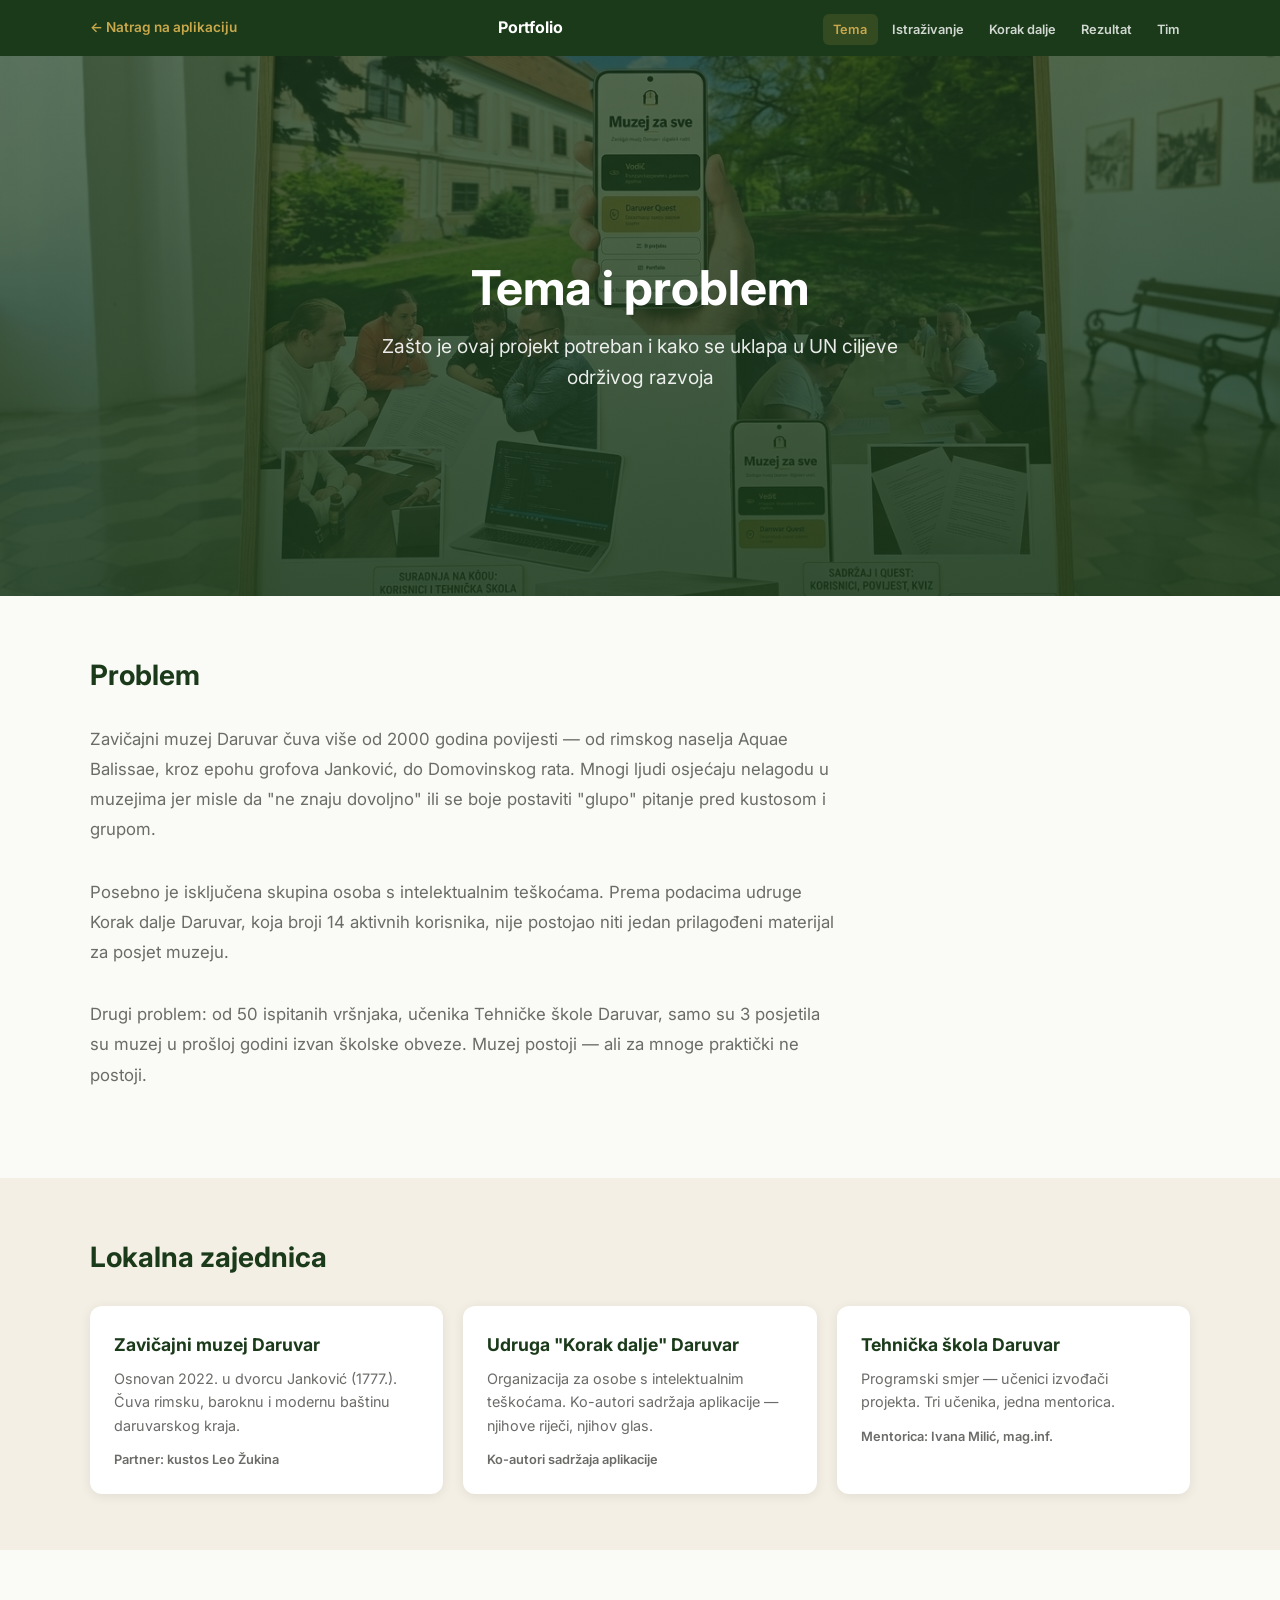
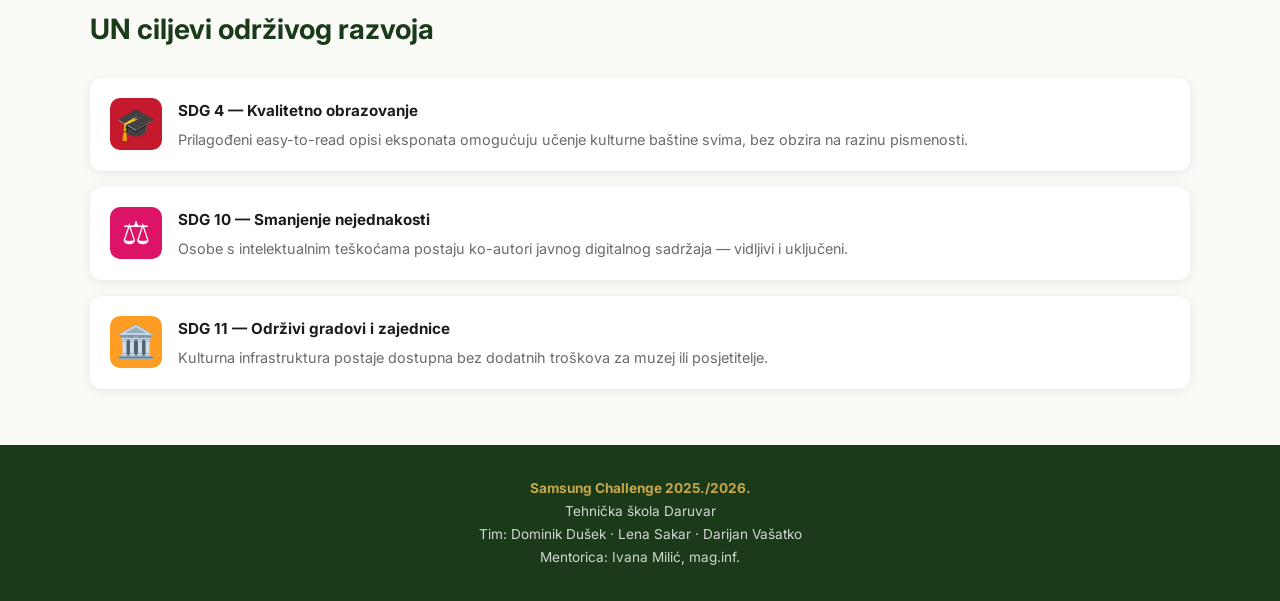
<file: portfolio/tema.html>
<!DOCTYPE html>
<html lang="hr">
<head>
  <meta charset="UTF-8">
  <meta name="viewport" content="width=device-width, initial-scale=1.0">
  <meta name="theme-color" content="#1A3A1A">
  <meta name="description" content="Tema i problem — Portfolio Muzej za sve">
  <title>Tema — Portfolio · Muzej za sve</title>
  <link rel="icon" type="image/x-icon" href="../favicon.png">
  <link rel="stylesheet" href="css/portfolio.css">
</head>
<body>

  <!-- NAVIGACIJA -->
  <nav class="nav">
    <div class="nav__inner">
      <a href="../index.html" class="nav__natrag">&larr; Natrag na aplikaciju</a>
      <a href="index.html"><span class="nav__brand">Portfolio</span></a>
      <button class="nav__hamburger" aria-label="Otvori izbornik" aria-expanded="false" onclick="this.nextElementSibling.classList.toggle('otvorena'); this.setAttribute('aria-expanded', this.nextElementSibling.classList.contains('otvorena'))">
        <svg width="24" height="24" viewBox="0 0 24 24" fill="none"><path d="M3 6h18M3 12h18M3 18h18" stroke="currentColor" stroke-width="2" stroke-linecap="round"/></svg>
      </button>
      <ul class="nav__lista">
        <li><a href="tema.html" class="aktivna">Tema</a></li>
        <li><a href="istrazivanje.html">Istraživanje</a></li>
        <li><a href="ko-kreacija.html">Korak dalje</a></li>
        <li><a href="rezultat.html">Rezultat</a></li>
        <li><a href="tim.html">Tim</a></li>
      </ul>
    </div>
  </nav>

  <!-- HERO -->
  <header class="hero hero--slika" style="background-image: url('../assets/slike/Gemini_Generated_Image_jgs494jgs494jgs4.png')">
    <div class="hero__sadrzaj">
      <h1 class="hero__naslov">Tema i problem</h1>
      <p class="hero__podnaslov">Zašto je ovaj projekt potreban i kako se uklapa u UN ciljeve održivog razvoja</p>
    </div>
  </header>

  <main>
    <!-- PROBLEM -->
    <section class="sekcija">
      <div class="sekcija__sadrzaj">
        <h2 class="sekcija__naslov">Problem</h2>
        <p class="sekcija__uvod">Zavičajni muzej Daruvar čuva više od 2000 godina povijesti — od rimskog naselja Aquae Balissae, kroz epohu grofova Janković, do Domovinskog rata. Mnogi ljudi osjećaju nelagodu u muzejima jer misle da "ne znaju dovoljno" ili se boje postaviti "glupo" pitanje pred kustosom i grupom.</p>
        <p class="sekcija__uvod">Posebno je isključena skupina osoba s intelektualnim teškoćama. Prema podacima udruge Korak dalje Daruvar, koja broji 14 aktivnih korisnika, nije postojao niti jedan prilagođeni materijal za posjet muzeju.</p>
        <p class="sekcija__uvod">Drugi problem: od 50 ispitanih vršnjaka, učenika Tehničke škole Daruvar, samo su 3 posjetila su muzej u prošloj godini izvan školske obveze. Muzej postoji — ali za mnoge praktički ne postoji.</p>
      </div>
    </section>

    <!-- LOKALNA ZAJEDNICA -->
    <section class="sekcija sekcija--krem">
      <div class="sekcija__sadrzaj">
        <h2 class="sekcija__naslov">Lokalna zajednica</h2>
        <div class="kartice-grid kartice-grid--3">
          <div class="kartica">
            <h3 class="kartica__naslov">Zavičajni muzej Daruvar</h3>
            <p class="kartica__tekst">Osnovan 2022. u dvorcu Janković (1777.). Čuva rimsku, baroknu i modernu baštinu daruvarskog kraja.</p>
            <p class="kartica__meta">Partner: kustos Leo Žukina</p>
          </div>
          <div class="kartica">
            <h3 class="kartica__naslov">Udruga "Korak dalje" Daruvar</h3>
            <p class="kartica__tekst">Organizacija za osobe s intelektualnim teškoćama. Ko-autori sadržaja aplikacije — njihove riječi, njihov glas.</p>
            <p class="kartica__meta">Ko-autori sadržaja aplikacije</p>
          </div>
          <div class="kartica">
            <h3 class="kartica__naslov">Tehnička škola Daruvar</h3>
            <p class="kartica__tekst">Programski smjer — učenici izvođači projekta. Tri učenika, jedna mentorica.</p>
            <p class="kartica__meta">Mentorica: Ivana Milić, mag.inf.</p>
          </div>
        </div>
      </div>
    </section>

    <!-- UN CILJEVI -->
    <section class="sekcija">
      <div class="sekcija__sadrzaj">
        <h2 class="sekcija__naslov">UN ciljevi održivog razvoja</h2>
        <div class="sdg-lista">
          <div class="sdg">
            <div class="sdg__ikona sdg__ikona--4" aria-hidden="true">&#127891;</div>
            <div>
              <p class="sdg__naziv">SDG 4 — Kvalitetno obrazovanje</p>
              <p class="sdg__opis">Prilagođeni easy-to-read opisi eksponata omogućuju učenje kulturne baštine svima, bez obzira na razinu pismenosti.</p>
            </div>
          </div>
          <div class="sdg">
            <div class="sdg__ikona sdg__ikona--10" aria-hidden="true">&#9878;&#65039;</div>
            <div>
              <p class="sdg__naziv">SDG 10 — Smanjenje nejednakosti</p>
              <p class="sdg__opis">Osobe s intelektualnim teškoćama postaju ko-autori javnog digitalnog sadržaja — vidljivi i uključeni.</p>
            </div>
          </div>
          <div class="sdg">
            <div class="sdg__ikona sdg__ikona--11" aria-hidden="true">&#127963;&#65039;</div>
            <div>
              <p class="sdg__naziv">SDG 11 — Održivi gradovi i zajednice</p>
              <p class="sdg__opis">Kulturna infrastruktura postaje dostupna bez dodatnih troškova za muzej ili posjetitelje.</p>
            </div>
          </div>
        </div>
      </div>
    </section>
  </main>

  <!-- FOOTER -->
  <footer class="footer">
    <p><strong>Samsung Challenge 2025./2026.</strong></p>
    <p>Tehnička škola Daruvar</p>
    <p>Tim: Dominik Dušek &middot; Lena Sakar &middot; Darijan Vašatko</p>
    <p>Mentorica: Ivana Milić, mag.inf.</p>
  </footer>

</body>
</html>
</file>
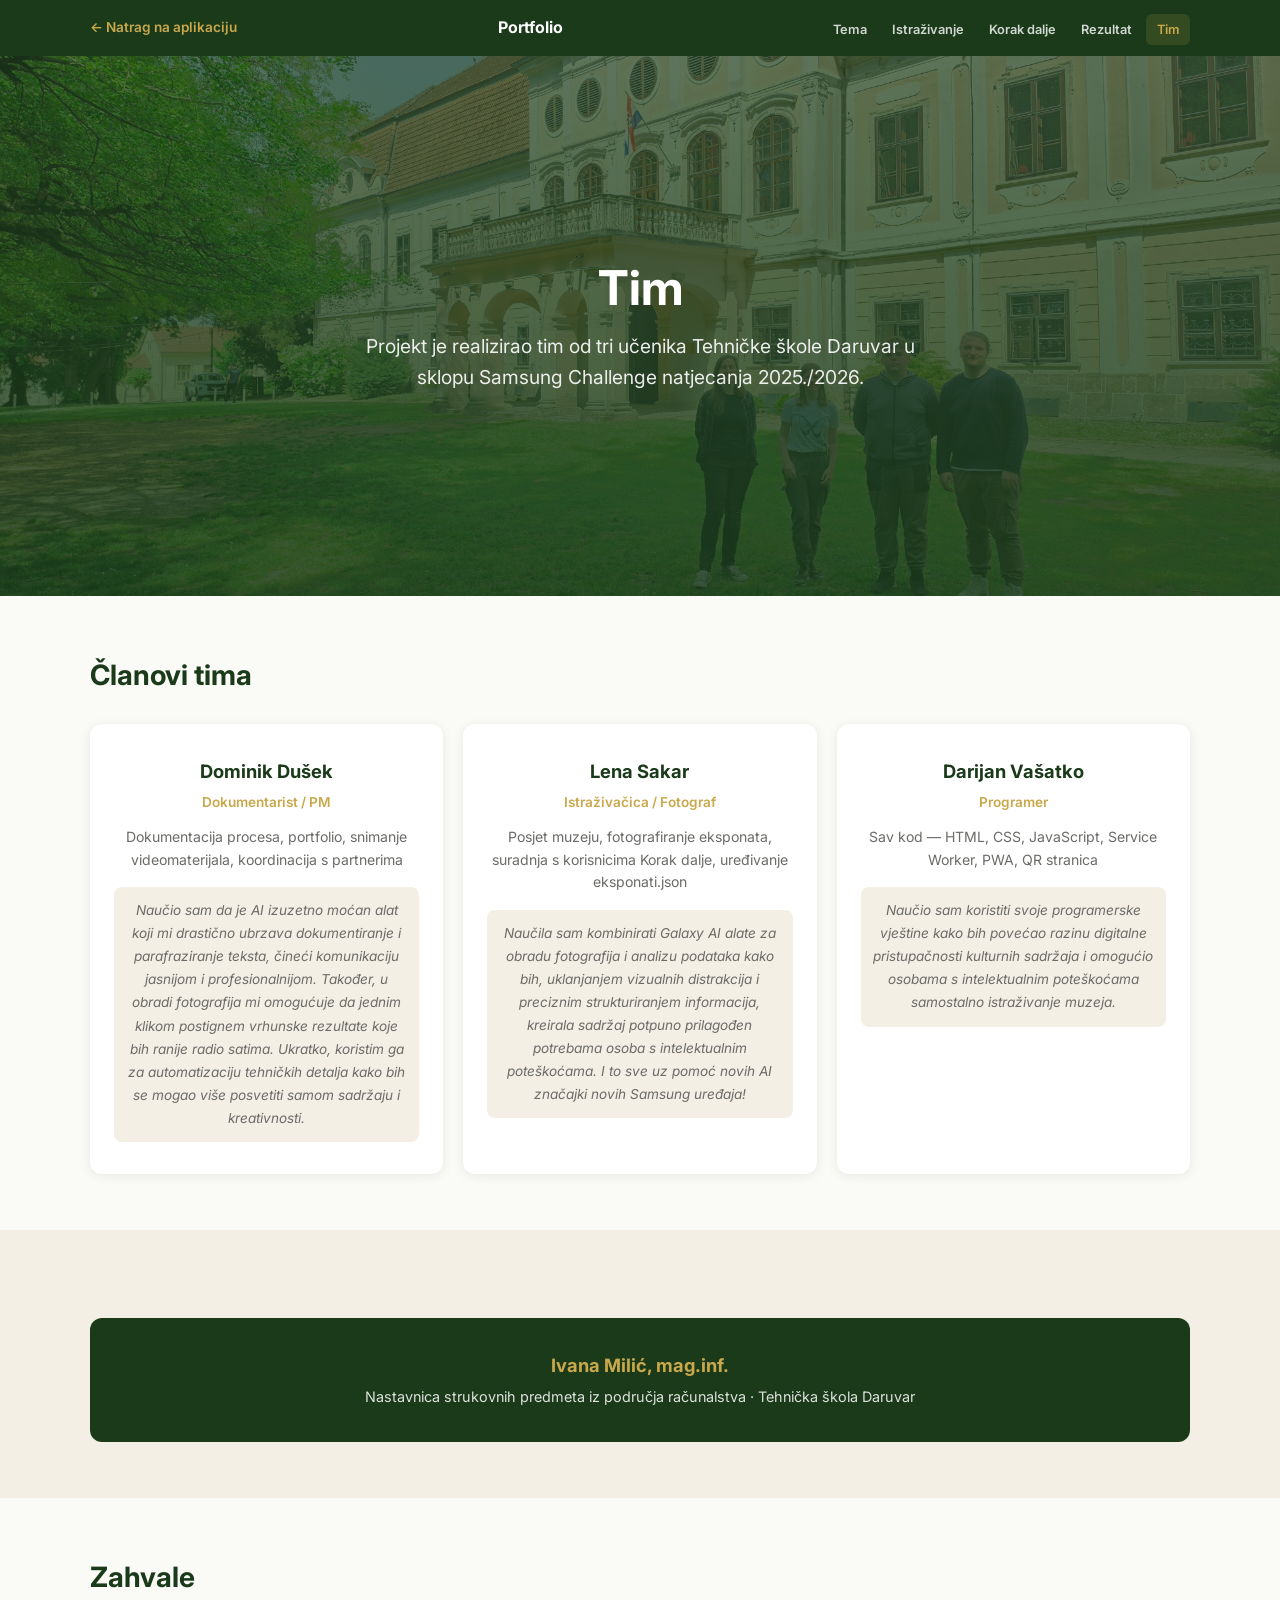
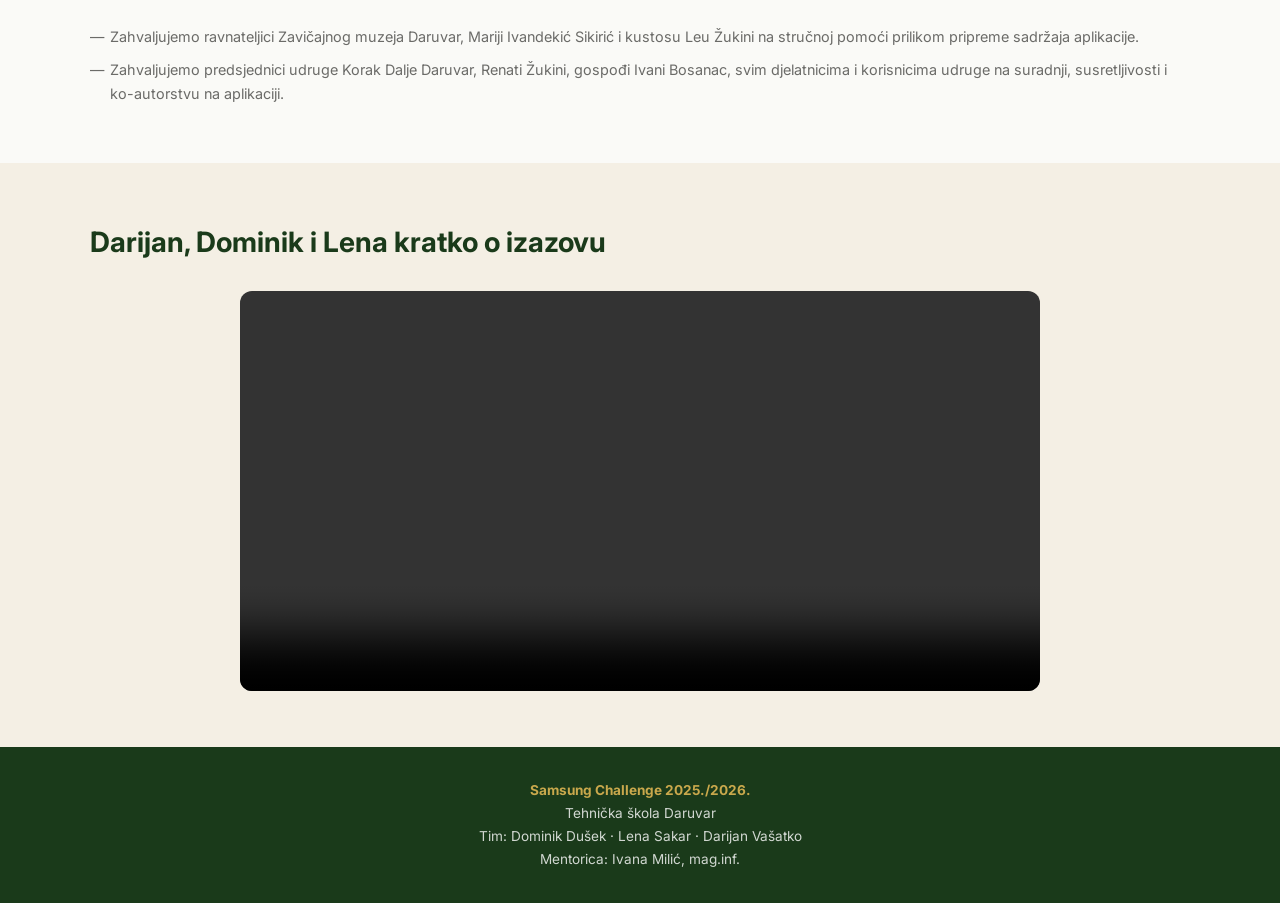
<file: portfolio/tim.html>
<!DOCTYPE html>
<html lang="hr">
<head>
  <meta charset="UTF-8">
  <meta name="viewport" content="width=device-width, initial-scale=1.0">
  <meta name="theme-color" content="#1A3A1A">
  <meta name="description" content="Tim — tko stoji iza projekta Muzej za sve">
  <title>Tim — Portfolio · Muzej za sve</title>
  <link rel="icon" type="image/x-icon" href="../favicon.png">
  <link rel="stylesheet" href="css/portfolio.css">
</head>
<body>

  <!-- NAVIGACIJA -->
  <nav class="nav">
    <div class="nav__inner">
      <a href="../index.html" class="nav__natrag">&larr; Natrag na aplikaciju</a>
      <a href="index.html"><span class="nav__brand">Portfolio</span></a>
      <button class="nav__hamburger" aria-label="Otvori izbornik" aria-expanded="false" onclick="this.nextElementSibling.classList.toggle('otvorena'); this.setAttribute('aria-expanded', this.nextElementSibling.classList.contains('otvorena'))">
        <svg width="24" height="24" viewBox="0 0 24 24" fill="none"><path d="M3 6h18M3 12h18M3 18h18" stroke="currentColor" stroke-width="2" stroke-linecap="round"/></svg>
      </button>
      <ul class="nav__lista">
        <li><a href="tema.html">Tema</a></li>
        <li><a href="istrazivanje.html">Istraživanje</a></li>
        <li><a href="ko-kreacija.html">Korak dalje</a></li>
        <li><a href="rezultat.html">Rezultat</a></li>
        <li><a href="tim.html" class="aktivna">Tim</a></li>
      </ul>
    </div>
  </nav>

  <!-- HERO -->
  <header class="hero hero--slika" style="background-image: url('../assets/slike/tim.jpg')">
    <div class="hero__sadrzaj">
      <h1 class="hero__naslov">Tim</h1>
      <p class="hero__podnaslov">Projekt je realizirao tim od tri učenika Tehničke škole Daruvar u sklopu Samsung Challenge natjecanja 2025./2026.</p>
    </div>
  </header>

  <main>
    <!-- UČENICI -->
    <section class="sekcija">
      <div class="sekcija__sadrzaj">
        <h2 class="sekcija__naslov">Članovi tima</h2>
        <div class="kartice-grid kartice-grid--3">

          <div class="ucenik-kartica">
            <h3 class="ucenik-kartica__ime">Dominik Dušek</h3>
            <p class="ucenik-kartica__uloga">Dokumentarist / PM</p>
            <p class="ucenik-kartica__opis">Dokumentacija procesa, portfolio, snimanje videomaterijala, koordinacija s partnerima</p>
            <p class="ucenik-kartica__citat">Naučio sam da je AI izuzetno moćan alat koji mi drastično ubrzava dokumentiranje i parafraziranje teksta, čineći komunikaciju jasnijom i profesionalnijom. Također, u obradi fotografija mi omogućuje da jednim klikom postignem vrhunske rezultate koje bih ranije radio satima. Ukratko, koristim ga za automatizaciju tehničkih detalja kako bih se mogao više posvetiti samom sadržaju i kreativnosti.</p>
          </div>

          <div class="ucenik-kartica">
            <h3 class="ucenik-kartica__ime">Lena Sakar</h3>
            <p class="ucenik-kartica__uloga">Istraživačica / Fotograf</p>
            <p class="ucenik-kartica__opis">Posjet muzeju, fotografiranje eksponata, suradnja s korisnicima Korak dalje, uređivanje eksponati.json</p>
            <p class="ucenik-kartica__citat">Naučila sam kombinirati Galaxy AI alate za obradu fotografija i analizu podataka kako bih, uklanjanjem vizualnih distrakcija i preciznim strukturiranjem informacija, kreirala sadržaj potpuno prilagođen potrebama osoba s intelektualnim poteškoćama. I to sve uz pomoć novih AI značajki novih Samsung uređaja!</p>
          </div>

          <div class="ucenik-kartica">
            <h3 class="ucenik-kartica__ime">Darijan Vašatko</h3>
            <p class="ucenik-kartica__uloga">Programer</p>
            <p class="ucenik-kartica__opis">Sav kod — HTML, CSS, JavaScript, Service Worker, PWA, QR stranica</p>
            <p class="ucenik-kartica__citat">Naučio sam koristiti svoje programerske vještine kako bih povećao razinu digitalne pristupačnosti kulturnih sadržaja i omogućio osobama s intelektualnim poteškoćama samostalno istraživanje muzeja.</p>
          </div>

        </div>
      </div>
    </section>

    <!-- MENTORICA -->
    <section class="sekcija sekcija--krem">
      <div class="sekcija__sadrzaj">
        <div class="mentor-kartica">
          <h3 class="mentor-kartica__ime">Ivana Milić, mag.inf.</h3>
          <p class="mentor-kartica__uloga">Nastavnica strukovnih predmeta iz područja računalstva &middot; Tehnička škola Daruvar</p>
        </div>
      </div>
    </section>

    <!-- ZAHVALE -->
    <section class="sekcija">
      <div class="sekcija__sadrzaj">
        <h2 class="sekcija__naslov">Zahvale</h2>
        <ul class="zahvale">
          <li>Zahvaljujemo ravnateljici Zavičajnog muzeja Daruvar, Mariji Ivandekić Sikirić i kustosu Leu Žukini na stručnoj pomoći prilikom pripreme sadržaja aplikacije.  </li>
          <li>Zahvaljujemo predsjednici udruge Korak Dalje Daruvar, Renati Žukini, gospođi Ivani Bosanac, svim djelatnicima i korisnicima udruge na suradnji, susretljivosti i ko-autorstvu na aplikaciji. </li>
        </ul>
      </div>
    </section>

    <!-- VIDEO VREMENSKA KAPSULA -->
    <section class="sekcija sekcija--krem">
      <div class="sekcija__sadrzaj">
        <h2 class="sekcija__naslov">Darijan, Dominik i Lena kratko o izazovu</h2>
        <video controls playsinline style="width:100%; max-width:800px; margin:0 auto; display:block; border-radius:12px;">
          <source src="../assets/slike/VID-tim.mp4" type="video/mp4">
          Vaš preglednik ne podržava video element.
        </video>
      </div>
    </section>
  </main>

  <!-- FOOTER -->
  <footer class="footer">
    <p><strong>Samsung Challenge 2025./2026.</strong></p>
    <p>Tehnička škola Daruvar</p>
    <p>Tim: Dominik Dušek &middot; Lena Sakar &middot; Darijan Vašatko</p>
    <p>Mentorica: Ivana Milić, mag.inf.</p>
  </footer>

</body>
</html>
</file>
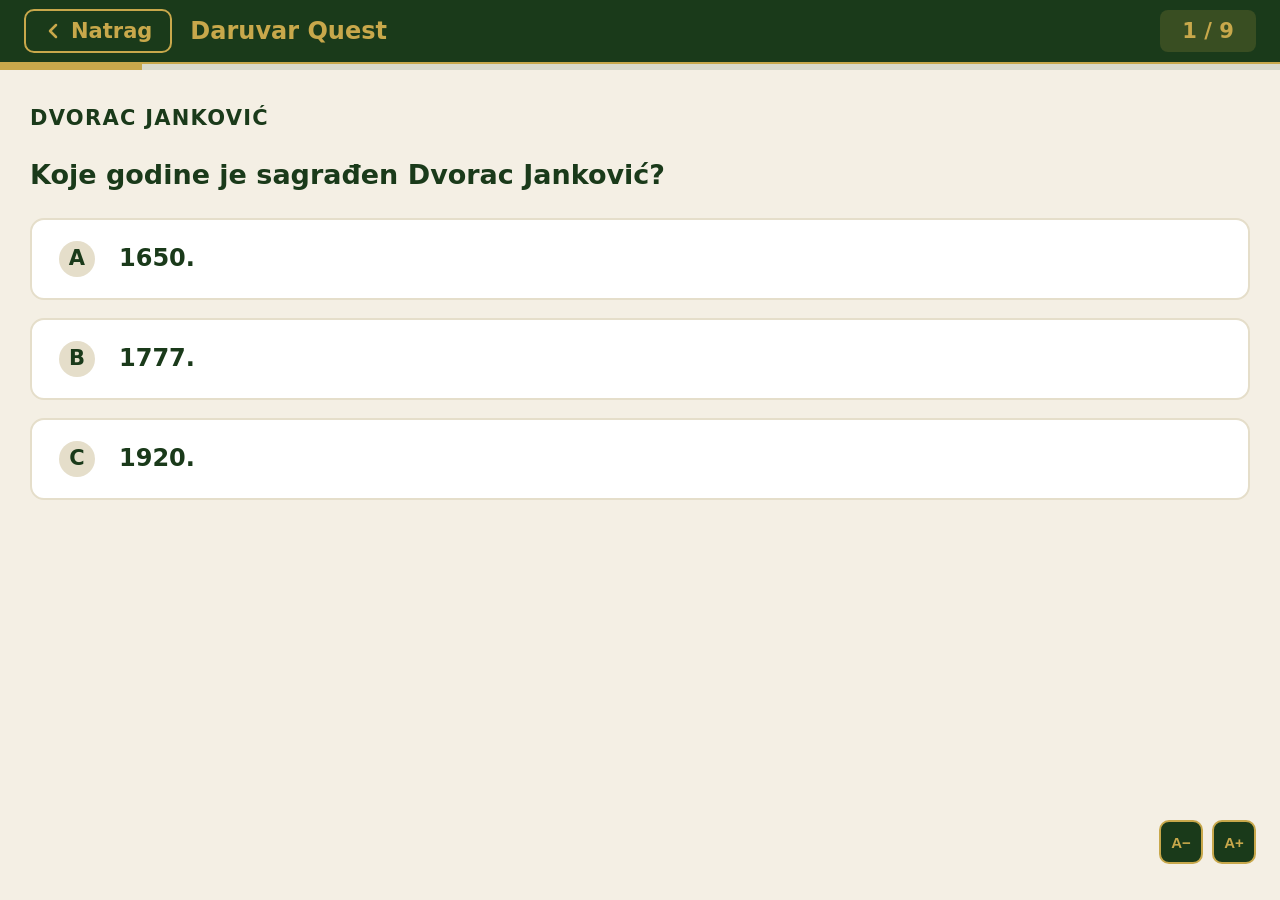
<file: quest/kviz.html>
<!DOCTYPE html>
<html lang="hr">
<head>
  <meta charset="UTF-8">
  <meta name="viewport" content="width=device-width, initial-scale=1.0, user-scalable=yes">
  <meta name="theme-color" content="#1A3A1A">
  <meta name="description" content="Daruvar Quest — interaktivni kviz o zavičajnoj baštini">
  <title>Daruvar Quest — Kviz</title>
  <link rel="icon" type="image/x-icon" href="../favicon.png">
  <link rel="manifest" href="../manifest.json">
  <style>
    /* ─────────────────────────────────────────
       Paleta — konzistentna s ostatkom projekta
    ───────────────────────────────────────── */
    :root {
      --zelena:         #1A3A1A;
      --zelena-tocno:   #1A5C1A;   /* tamnozelena za točan odgovor */
      --zlatna:         #C8A84B;
      --krem:           #F4EFE4;
      --krem-tamna:     #E5DECA;
      --tekst-sivi:     #3A3A2A;
      --crvena:         #7A1A1A;   /* tamnocrvena za netočan odgovor */
      --zaglavlje-h:    64px;
      --traka-h:        6px;       /* visina progress trake */
    }

    /* ═══════════════════════════════════════════
       A11y FIX #1 — html font-size
       rem je relativan na <html>, ne <body>.
    ═══════════════════════════════════════════ */
    html { font-size: 24px; }

    /* A11y FIX #2 — Skip link (WCAG 2.4.1) */
    .skip-link {
      position: absolute;
      top: -999px;
      left: 0.5rem;
      z-index: 999;
      background: var(--zelena);
      color: var(--zlatna);
      padding: 0.75rem 1.25rem;
      border-radius: 0 0 10px 10px;
      font-size: 1rem;
      font-weight: 700;
      text-decoration: none;
      white-space: nowrap;
    }
    .skip-link:focus { top: 0; }

    /* A11y FIX #3 — Font kontrola */
    .font-kontrola {
      position: fixed;
      bottom: 1.5rem;
      right: 1rem;
      display: flex;
      gap: 0.375rem;
      z-index: 20;
    }
    .font-kontrola__gumb {
      display: flex;
      align-items: center;
      justify-content: center;
      width: 44px;
      height: 44px;
      background: var(--zelena);
      color: var(--zlatna);
      border: 2px solid var(--zlatna);
      border-radius: 10px;
      font-size: 15px;
      font-weight: 700;
      cursor: pointer;
    }
    .font-kontrola__gumb:disabled { opacity: 0.35; cursor: default; }
    .font-kontrola__gumb:focus-visible {
      outline: 3px solid var(--zlatna);
      outline-offset: 2px;
    }

    *, *::before, *::after {
      box-sizing: border-box;
      margin: 0;
      padding: 0;
    }

    body {
      font-family: -apple-system, BlinkMacSystemFont, 'Segoe UI', system-ui, sans-serif;
      background-color: var(--krem);
      color: var(--zelena);
      font-size: 24px;
      line-height: 1.45;
      min-height: 100dvh;
    }

    /* ─────────────────────────────────────────
       ZAGLAVLJE — fiksirano.
       Desno: progress brojač "X / N".
    ───────────────────────────────────────── */
    .zaglavlje {
      position: fixed;
      inset: 0 0 auto 0;
      height: var(--zaglavlje-h);
      background-color: var(--zelena);
      color: var(--zlatna);
      display: flex;
      align-items: center;
      padding: 0 1rem;
      gap: 0.75rem;
      z-index: 10;
      border-bottom: 2px solid var(--zlatna);
    }

    .gumb-natrag {
      display: flex;
      align-items: center;
      gap: 0.375rem;
      min-height: 44px;
      padding: 0 0.75rem;
      border: 2px solid var(--zlatna);
      border-radius: 10px;
      color: var(--zlatna);
      background: transparent;
      text-decoration: none;
      font-family: inherit;
      font-size: 0.875rem; /* 21px */
      font-weight: 700;
      white-space: nowrap;
      flex-shrink: 0;
    }

    .gumb-natrag:focus-visible {
      outline: 3px solid var(--zlatna);
      outline-offset: 2px;
    }

    .zaglavlje__naslov {
      font-size: 1rem; /* 24px */
      font-weight: 700;
      flex: 1;
      overflow: hidden;
      white-space: nowrap;
      text-overflow: ellipsis;
    }

    /* "3 / 8" — progress u zaglavlju */
    .zaglavlje__br {
      font-size: 0.875rem; /* 21px */
      font-weight: 700;
      background: rgba(200, 168, 75, 0.18);
      padding: 0.25rem 0.75rem;
      border-radius: 8px;
      flex-shrink: 0;
      min-width: 4rem;
      text-align: center;
    }

    /* ─────────────────────────────────────────
       PROGRESS TRAKA — zlatna ispuna ispod zaglavlja.
       Širi se proporcionalno napretku kviza.
       Bez CSS transitions — zahtjev pristupačnosti.
    ───────────────────────────────────────── */
    .traka {
      position: fixed;
      top: var(--zaglavlje-h);
      left: 0;
      right: 0;
      height: var(--traka-h);
      background: rgba(26, 58, 26, 0.12);
      z-index: 9;
    }

    .traka__ispuna {
      height: 100%;
      background: var(--zlatna);
      /* Bez transition — nije animacija, JS odmah postavlja novu vrijednost */
    }

    /* ─────────────────────────────────────────
       GLAVNI SADRŽAJ
    ───────────────────────────────────────── */
    .glavno {
      padding-top: calc(var(--zaglavlje-h) + var(--traka-h));
      padding-bottom: 3rem;
      min-height: 100dvh;
    }

    /* ─────────────────────────────────────────
       ZONA PITANJA — okvir oko cijelog kviza.
       Gap organizira: naziv → pitanje → gumbi
       → povratna info → gumb Sljedeći.
    ───────────────────────────────────────── */
    .pitanje-zona {
      padding: 1.375rem 1.25rem;
      display: flex;
      flex-direction: column;
      gap: 1rem;
    }

    /* Mali label: naziv eksponata na koji se pitanje odnosi */
    .eksponat-label {
      font-size: 0.875rem; /* 21px */
      font-weight: 600;
      /* A11y FIX #9: opacity:0.65 davalo ~3.7:1 (PADA AA 4.5:1).
         var(--zelena-mid) = #2D5C2D daje ~5.1:1 na kremu. */
      color: var(--zelena-mid);
      text-transform: uppercase;
      letter-spacing: 0.06em;
    }

    /* Tekst pitanja — istaknuto, lako čitljivo */
    .pitanje-tekst {
      font-size: 1.125rem; /* 27px */
      font-weight: 700;
      color: var(--zelena);
      line-height: 1.35;
    }

    /* ─────────────────────────────────────────
       GUMBI ODGOVORA (A, B, C)

       Svaki gumb: ikona slova + tekst odgovora.
       Stanja:
         default   → bijela pozadina, zeleni rub
         --tocno   → tamnozelena pozadina, bijeli tekst, ✓
         --pogresno → tamnocrvena pozadina, bijeli tekst, ✗
         --oslabljen → smanjena neprozirnost
       Nakon odgovora svi su disabled.
    ───────────────────────────────────────── */
    .odgovori {
      display: flex;
      flex-direction: column;
      gap: 0.75rem;
    }

    .gumb-odgovor {
      display: flex;
      align-items: center;
      gap: 1rem;
      width: 100%;
      min-height: 64px; /* znatno iznad WCAG minimuma 44px */
      padding: 0.875rem 1.125rem;
      background: white;
      border: 2.5px solid var(--krem-tamna);
      border-radius: 14px;
      font-family: inherit;
      font-size: 1rem; /* 24px */
      font-weight: 600;
      color: var(--zelena);
      cursor: pointer;
      text-align: left;
      line-height: 1.3;
    }

    .gumb-odgovor:focus-visible {
      outline: 3px solid var(--zlatna);
      outline-offset: 2px;
    }

    /* Kružić sa slovom A/B/C */
    .odgovor__slovo {
      display: flex;
      align-items: center;
      justify-content: center;
      width: 36px;
      height: 36px;
      min-width: 36px;
      border-radius: 50%;
      background: var(--krem-tamna);
      font-size: 0.875rem; /* 21px */
      font-weight: 800;
      color: var(--zelena);
      flex-shrink: 0;
    }

    /* ── Točan odgovor: zeleno ── */
    .gumb-odgovor--tocno {
      background: var(--zelena-tocno);
      border-color: var(--zelena-tocno);
      color: white;
    }

    .gumb-odgovor--tocno .odgovor__slovo {
      background: rgba(255, 255, 255, 0.22);
      color: white;
    }

    /* ── Netočan odgovor (korisnikov odabir): crveno ── */
    .gumb-odgovor--pogresno {
      background: var(--crvena);
      border-color: var(--crvena);
      color: white;
    }

    .gumb-odgovor--pogresno .odgovor__slovo {
      background: rgba(255, 255, 255, 0.22);
      color: white;
    }

    /* ── Preostali odgovori nakon odabira: izblijediti ── */
    .gumb-odgovor--oslabljen {
      opacity: 0.30;
    }

    .gumb-odgovor:disabled {
      cursor: default;
    }

    /* ─────────────────────────────────────────
       POVRATNA INFORMACIJA
       Prikazuje se odmah nakon odabira.
       aria-live="assertive" → čitač ekrana
       odmah naglašava poruku.
    ───────────────────────────────────────── */
    .povratna {
      border-radius: 14px;
      padding: 1rem 1.125rem;
      display: none; /* skriven dok korisnik ne odgovori */
    }

    .povratna--vidljiva { display: block; }

    .povratna--tocno {
      background: #E6F4E6;
      border: 2px solid var(--zelena-tocno);
    }

    .povratna--pogresno {
      background: #F5E6E6;
      border: 2px solid var(--crvena);
    }

    .povratna__naslov {
      font-size: 1rem; /* 24px */
      font-weight: 700;
      margin-bottom: 0.375rem;
    }

    .povratna--tocno  .povratna__naslov { color: var(--zelena-tocno); }
    .povratna--pogresno .povratna__naslov { color: var(--crvena); }

    .povratna__tekst {
      font-size: 0.875rem; /* 21px */
      color: var(--tekst-sivi);
      line-height: 1.55;
    }

    .povratna__tekst strong { color: var(--zelena); }

    /* ─────────────────────────────────────────
       GUMB "SLJEDEĆI EKSPONAT"
       Skriven dok korisnik ne odgovori.
       Dobiva focus automatski nakon odabira.
    ───────────────────────────────────────── */
    .gumb-sljedeci {
      display: none; /* ← prikazan klasom --vidljiv */
      align-items: center;
      justify-content: center;
      gap: 0.625rem;
      width: 100%;
      min-height: 60px;
      background: var(--zelena);
      color: var(--zlatna);
      border: none;
      border-radius: 14px;
      font-family: inherit;
      font-size: 1rem; /* 24px */
      font-weight: 700;
      cursor: pointer;
      margin-top: 0.25rem;
    }

    .gumb-sljedeci--vidljiv { display: flex; }

    .gumb-sljedeci:focus-visible {
      outline: 4px solid var(--zlatna);
      outline-offset: 3px;
    }

    /* ─────────────────────────────────────────
       KRAJ — završni ekran s trofejom i rezultatom.
    ───────────────────────────────────────── */
    .kraj {
      display: flex;
      flex-direction: column;
      align-items: center;
      text-align: center;
      padding: 2.5rem 1.5rem 4rem;
      gap: 1.25rem;
    }

    /* Trophy SVG — zlatna boja */
    .kraj__trofej { color: var(--zlatna); }

    /* "5 / 8" — veliki broj */
    .kraj__rezultat {
      font-size: clamp(3.5rem, 16vw, 5rem);
      font-weight: 900;
      color: var(--zelena);
      line-height: 1;
      letter-spacing: -0.03em;
    }

    .kraj__rezultat em {
      font-style: normal;
      /* A11y FIX #8: zlatna boja #C8A84B na kremu daje ~2:1 (PADA AA).
         Rješenje: zlatna pozadina + tamnozeleni tekst = 4.93:1. */
      background-color: var(--zlatna);
      color: var(--zelena);
      padding: 0 0.1em;
      border-radius: 4px;
    }

    .kraj__podnaziv {
      font-size: 0.875rem; /* 21px */
      /* A11y: opacity:0.7 davalo ~4.13:1 (PADA AA 4.5:1 za 21px).
         Koristimo punu boju teksta — kontrast ~9.7:1. */
      color: var(--tekst-sivi);
      margin-top: -0.5rem;
    }

    /* Pohvalna poruka */
    .kraj__poruka {
      font-size: 1.125rem; /* 27px */
      font-weight: 700;
      color: var(--zelena);
      max-width: 340px;
      line-height: 1.35;
    }

    /* Linija separator */
    .kraj__linija {
      width: 100%;
      max-width: 340px;
      border: none;
      border-top: 2px solid var(--krem-tamna);
    }

    /* Kontejner za gumbe na kraju */
    .kraj__gumbi {
      display: flex;
      flex-direction: column;
      gap: 0.875rem;
      width: 100%;
      max-width: 400px;
    }

    /* Gumb "Podijeli rezultat" — zlatna pozadina */
    .gumb-podijeli {
      display: flex;
      align-items: center;
      justify-content: center;
      gap: 0.75rem;
      width: 100%;
      min-height: 64px;
      background: var(--zlatna);
      color: var(--zelena);
      border: none;
      border-radius: 16px;
      font-family: inherit;
      font-size: 1rem; /* 24px */
      font-weight: 700;
      cursor: pointer;
    }

    .gumb-podijeli:focus-visible {
      outline: 4px solid var(--zelena);
      outline-offset: 3px;
    }

    /* Gumb "Pokušaj ponovo" — obris */
    .gumb-sekundarni {
      display: flex;
      align-items: center;
      justify-content: center;
      gap: 0.625rem;
      width: 100%;
      min-height: 56px;
      background: transparent;
      color: var(--zelena);
      border: 2px solid var(--zelena);
      border-radius: 16px;
      font-family: inherit;
      font-size: 0.875rem; /* 21px */
      font-weight: 700;
      cursor: pointer;
      text-decoration: none;
    }

    .gumb-sekundarni:focus-visible {
      outline: 3px solid var(--zlatna);
      outline-offset: 2px;
    }

    /* ─────────────────────────────────────────
       TOAST — kratkotrajno obavještenje (clipboard).
       Fiksiran, pojavljuje se na dnu ekrana.
       Bez CSS animacije — samo display toggle.
    ───────────────────────────────────────── */
    .toast {
      position: fixed;
      bottom: 1.5rem;
      left: 50%;
      transform: translateX(-50%);
      background: var(--zelena);
      color: var(--zlatna);
      padding: 0.875rem 1.25rem;
      border-radius: 12px;
      font-size: 0.875rem; /* 21px */
      font-weight: 600;
      white-space: nowrap;
      max-width: 90vw;
      overflow: hidden;
      text-overflow: ellipsis;
      z-index: 100;
      display: none;
      border: 2px solid var(--zlatna);
    }

    .toast--vidljiv { display: block; }

    /* ─────────────────────────────────────────
       STANJA: učitavanje / greška
    ───────────────────────────────────────── */
    .stanje {
      display: flex;
      flex-direction: column;
      align-items: center;
      justify-content: center;
      text-align: center;
      gap: 1.125rem;
      padding: 3rem 2rem;
      min-height: calc(100dvh - var(--zaglavlje-h));
    }

    .stanje__ikona { opacity: 0.35; }

    .stanje__naslov {
      font-size: 1.25rem; /* 30px */
      font-weight: 700;
      color: var(--zelena);
    }

    .stanje__opis {
      font-size: 0.875rem; /* 21px */
      color: var(--tekst-sivi);
      max-width: 280px;
      line-height: 1.5;
    }

    .stanje__gumb {
      background: var(--zelena);
      color: var(--zlatna);
      border: none;
      border-radius: 12px;
      font-family: inherit;
      font-size: 0.875rem;
      font-weight: 700;
      padding: 0.875rem 1.5rem;
      min-height: 48px;
      cursor: pointer;
    }

    .stanje__gumb:focus-visible {
      outline: 3px solid var(--zlatna);
      outline-offset: 2px;
    }

  </style>
</head>
<body>

  <!-- A11y FIX #2 — Skip link -->
  <a class="skip-link" href="#glavno">Preskoči na kviz</a>

  <!-- ══════════════════════════════════════
       ZAGLAVLJE — fiksirano.
       Progress brojač desno ažurira JS.
  ══════════════════════════════════════ -->
  <header class="zaglavlje">
    <a href="index.html"
       class="gumb-natrag"
       aria-label="Natrag na Daruvar Quest uvod">
      <svg width="18" height="18" viewBox="0 0 18 18" fill="none" aria-hidden="true">
        <path d="M12 3 L6 9 L12 15"
              stroke="currentColor" stroke-width="2.5"
              stroke-linecap="round" stroke-linejoin="round"/>
      </svg>
      Natrag
    </a>
    <span class="zaglavlje__naslov">Daruvar Quest</span>
    <span class="zaglavlje__br"
          id="zaglavlje-br"
          aria-live="polite"
          aria-label="Napredak: pitanje 0 od 0">
      – / –
    </span>
  </header>

  <!-- ══════════════════════════════════════
       PROGRESS TRAKA — ispod zaglavlja.
       Zlatna ispuna širi se proporcionalno.
  ══════════════════════════════════════ -->
  <div class="traka" aria-hidden="true">
    <div class="traka__ispuna" id="traka-ispuna" style="width: 0%"></div>
  </div>


  <!-- ══════════════════════════════════════
       GLAVNI SADRŽAJ — JS popunjava ovdje.
       aria-live: čitač ekrana naglašava promjene.
  ══════════════════════════════════════ -->
  <main class="glavno" id="glavno" aria-live="polite">

    <!-- Inicijalno stanje dok fetch ne završi -->
    <div class="stanje" id="stanje-ucitavanje">
      <svg class="stanje__ikona" width="64" height="64" viewBox="0 0 64 64"
           fill="none" aria-hidden="true">
        <!-- Štit = Quest ikona -->
        <path d="M32 6 L52 14 L52 34 C52 46 42 54 32 58 C22 54 12 46 12 34 L12 14 Z"
              stroke="#1A3A1A" stroke-width="4" stroke-linejoin="round"/>
        <path d="M32 22 L34.5 28.5 L41 31 L34.5 33.5 L32 40 L29.5 33.5 L23 31 L29.5 28.5 Z"
              fill="#1A3A1A" opacity="0.5"/>
      </svg>
      <p class="stanje__naslov">Učitavam kviz…</p>
    </div>

  </main>


  <!-- ══════════════════════════════════════
       TOAST — potvrda kopiranja u clipboard
  ══════════════════════════════════════ -->
  <div class="toast" id="toast" role="status" aria-live="polite"></div>


  <!-- ══════════════════════════════════════
       JAVASCRIPT — organizirano u 6 faza.
  ══════════════════════════════════════ -->
  <script>

    /* ════════════════════════════════════════
       STANJE KVIZA
       Jedna centralna "tablica" sa svim podacima.
       Lakše debugirati nego rasute varijable.
    ════════════════════════════════════════ */
    const kviz = {
      eksponati:  [],     /* eksponati s quest pitanjima, učitani iz JSON-a */
      index:      0,      /* redni broj trenutnog pitanja (0-based) */
      tocno:      0,      /* ukupan broj točnih odgovora */
      zakljucano: false,  /* sprječava višestruki klik prije "Sljedeći" */
    };

    /* Slova za gumbe odgovora */
    const SLOVA = ['A', 'B', 'C'];

    /* Pohvalne poruke prema postotku točnosti */
    const PORUKE = [
      { prag: 1.00, tekst: 'Savršeno! Pravi si poznavatelj daruvarske baštine!' },
      { prag: 0.80, tekst: 'Odlično! Daruvar ti skriva malo tajni.' },
      { prag: 0.60, tekst: 'Dobro! Još malo istraživanja i postat ćeš ekspert.' },
      { prag: 0.40, tekst: 'Nije loše! Daruvar ima još toga za otkriti.' },
      { prag: 0.00, tekst: 'Daruvar čeka tvoje istraživanje! Pokušaj ponovo.' },
    ];


    /* ════════════════════════════════════════
       FAZA 1 — Učitaj JSON, filtriraj pitanja.
    ════════════════════════════════════════ */
    async function ucitajKviz() {
      const glavno = document.getElementById('glavno');

      try {
        const odgovor = await fetch('../data/eksponati.json');
        if (!odgovor.ok) throw new Error(`HTTP greška ${odgovor.status}`);

        const svi = await odgovor.json();

        /* Zadrži samo eksponati koji imaju kompletne quest podatke */
        kviz.eksponati = svi.filter(e =>
          e.quest_pitanje &&
          Array.isArray(e.quest_odgovori) &&
          e.quest_odgovori.length === 3 &&
          typeof e.quest_tocni_odgovor === 'number'
        );

        if (kviz.eksponati.length === 0) {
          prikaziGresku(glavno,
            'Nema pitanja u kvizu',
            'Provjeri da eksponati.json ima polja quest_pitanje, quest_odgovori i quest_tocni_odgovor.');
          return;
        }

        /* Sve OK — prikaži prvo pitanje */
        prikaziPitanje();

      } catch (g) {
        console.error('Greška pri učitavanju kviza:', g);
        prikaziGresku(glavno, 'Nije moguće učitati kviz', g.message);
      }
    }


    /* ════════════════════════════════════════
       FAZA 2 — Prikaži trenutno pitanje.
       Gradi HTML za cijeli ekran pitanja.
    ════════════════════════════════════════ */
    function prikaziPitanje() {
      const e   = kviz.eksponati[kviz.index];
      const br  = kviz.index + 1;
      const uk  = kviz.eksponati.length;
      const posljednje = br === uk;

      kviz.zakljucano = false;

      /* Ažuriraj progress zaglavlje i traku */
      azurirajProgres(br, uk);

      /* Generiraj HTML gumba za svaki odgovor */
      const gumbiHtml = e.quest_odgovori.map((odg, i) => `
        <button
          class="gumb-odgovor"
          data-index="${i}"
          aria-label="Odgovor ${SLOVA[i]}: ${odg}"
          onclick="odgovori(${i})">
          <span class="odgovor__slovo" aria-hidden="true">${SLOVA[i]}</span>
          <span>${odg}</span>
        </button>
      `).join('');

      /* Tekst gumba ovisi o tome je li ovo zadnje pitanje */
      const sljedeciTekst = posljednje
        ? `Prikaži rezultat
           <svg width="18" height="18" viewBox="0 0 18 18" fill="none" aria-hidden="true">
             <path d="M9 3 L15 9 L9 15" stroke="currentColor" stroke-width="2.5"
                   stroke-linecap="round" stroke-linejoin="round"/>
           </svg>`
        : `Sljedeći eksponat
           <svg width="18" height="18" viewBox="0 0 18 18" fill="none" aria-hidden="true">
             <path d="M6 3 L12 9 L6 15" stroke="currentColor" stroke-width="2.5"
                   stroke-linecap="round" stroke-linejoin="round"/>
           </svg>`;

      document.getElementById('glavno').innerHTML = `
        <div class="pitanje-zona">

          <!-- Naziv eksponata daje kontekst pitanju -->
          <p class="eksponat-label">
            ${e.naziv}
          </p>

          <!-- Pitanje — istaknuto, id za aria-labelledby -->
          <p class="pitanje-tekst" id="pitanje-tekst">
            ${e.quest_pitanje}
          </p>

          <!-- Tri gumba s odgovorima — grupiran za čitač ekrana -->
          <div class="odgovori"
               role="group"
               aria-labelledby="pitanje-tekst">
            ${gumbiHtml}
          </div>

          <!-- Povratna informacija — skriven do odabira.
               assertive: čitač ekrana odmah naglašava. -->
          <div class="povratna"
               id="povratna"
               role="status"
               aria-live="assertive"
               aria-atomic="true">
          </div>

          <!-- Gumb za nastavak — skriven do odabira.
               Dobiva focus čim postane vidljiv (vidi odgovori()). -->
          <button class="gumb-sljedeci"
                  id="gumb-sljedeci"
                  onclick="sljedeci()"
                  aria-label="${posljednje ? 'Prikaži ukupni rezultat kviza' : 'Prijeđi na sljedeći eksponat'}">
            ${sljedeciTekst}
          </button>

        </div>
      `;
    }


    /* ════════════════════════════════════════
       FAZA 3 — Obradi odabrani odgovor.

       Ovo je srce kviza:
       1. Blokira daljnje klikove (zakljucano)
       2. Označi gumbe zeleno/crveno/izblijedjelo
       3. Prikaži povratnu informaciju + zanimljivost
       4. Otkrij gumb "Sljedeći" i prebaci fokus
    ════════════════════════════════════════ */
    function odgovori(odabraniIndex) {
      /* Ignoriraj klik ako je već odgovoreno */
      if (kviz.zakljucano) return;
      kviz.zakljucano = true;

      const e       = kviz.eksponati[kviz.index];
      const jeTocno = odabraniIndex === e.quest_tocni_odgovor;

      /* Bilježi točan odgovor */
      if (jeTocno) kviz.tocno++;

      /* ── Ažuriraj vizualni prikaz gumba ── */
      document.querySelectorAll('.gumb-odgovor').forEach(g => {
        g.disabled = true; /* onemogući sve gumbe */
        const idx = parseInt(g.dataset.index, 10);
        const slovo = g.querySelector('.odgovor__slovo');

        if (idx === e.quest_tocni_odgovor) {
          /* Točan odgovor: zeleno + kvačica */
          g.classList.add('gumb-odgovor--tocno');
          slovo.textContent = '✓';
          slovo.setAttribute('aria-label', 'Točan odgovor');
        } else if (idx === odabraniIndex) {
          /* Korisnikov netočan odabir: crveno + X */
          g.classList.add('gumb-odgovor--pogresno');
          slovo.textContent = '✗';
          slovo.setAttribute('aria-label', 'Netočan odgovor');
        } else {
          /* Preostali odgovori: izblijede */
          g.classList.add('gumb-odgovor--oslabljen');
        }
      });

      /* ── Povratna informacija ── */
      const povratna = document.getElementById('povratna');
      povratna.classList.add('povratna--vidljiva');

      if (jeTocno) {
        povratna.classList.add('povratna--tocno');
        /* Zanimljivost: prikazuje se SAMO na točan odgovor (per CONTEXT.md) */
        const zanimljivostHtml = e.quest_zanimljivost
          ? `<p class="povratna__tekst" style="margin-top: 0.375rem;">
               💡 <strong>Zanimljivost:</strong> ${e.quest_zanimljivost}
             </p>`
          : '';
        povratna.innerHTML = `
          <p class="povratna__naslov">✓ Točno!</p>
          ${zanimljivostHtml}
        `;
      } else {
        povratna.classList.add('povratna--pogresno');
        const tocniTekst = e.quest_odgovori[e.quest_tocni_odgovor];
        povratna.innerHTML = `
          <p class="povratna__naslov">✗ Nije točno</p>
          <p class="povratna__tekst">
            Točan odgovor: <strong>${tocniTekst}</strong>
          </p>
        `;
      }

      /* ── Prikaži gumb "Sljedeći" i premjesti fokus ── */
      const gumbSljedeci = document.getElementById('gumb-sljedeci');
      gumbSljedeci.classList.add('gumb-sljedeci--vidljiv');
      /* Fokus na gumb — screen reader naglašava ga nakon feedback poruke */
      gumbSljedeci.focus();
    }


    /* ════════════════════════════════════════
       FAZA 4 — Prijeđi na sljedeće pitanje
       ili završi kviz.
    ════════════════════════════════════════ */
    function sljedeci() {
      kviz.index++;
      if (kviz.index >= kviz.eksponati.length) {
        prikaziKraj();
      } else {
        prikaziPitanje();
      }
    }


    /* ════════════════════════════════════════
       FAZA 5 — Završni ekran.

       1. Spremi score u localStorage
       2. Odaberi pohvalnu poruku
       3. Prikaži trofej, broj, poruku, gumbe
    ════════════════════════════════════════ */
    function prikaziKraj() {
      const t  = kviz.tocno;
      const uk = kviz.eksponati.length;
      const postotak = uk > 0 ? (t / uk) : 0;

      /* ── localStorage — ključ definiran u zahtjevu ── */
      localStorage.setItem('daruvar_quest_score', JSON.stringify({
        tocno:  t,
        ukupno: uk,
        datum:  new Date().toISOString(),
      }));

      /* ── Pohvalna poruka prema postotku ── */
      const poruka = PORUKE.find(p => postotak >= p.prag)?.tekst
        ?? PORUKE[PORUKE.length - 1].tekst;

      /* ── Progress na 100% ── */
      azurirajProgres(uk, uk);

      /* ── Prikaži završni ekran ── */
      document.getElementById('glavno').innerHTML = `
        <div class="kraj">
          <!-- A11y FIX #10: role="main" uklonjen — bio je unutar <main id="glavno">,
               što je nevaljano ugniježđivanje landmark-a. -->

          <!-- Trofej SVG — zlatna boja (currentColor = var(--zlatna)) -->
          <svg class="kraj__trofej"
               width="108" height="108" viewBox="0 0 96 96"
               fill="none" aria-hidden="true">
            <!-- Postolje -->
            <rect x="30" y="82" width="36" height="7" rx="3.5" fill="currentColor"/>
            <!-- Vrat postolja -->
            <rect x="41" y="68" width="14" height="16" rx="2" fill="currentColor"/>
            <!-- Tijelo trofeja -->
            <path d="M18 10 L78 10 L72 52 Q66 68 48 68 Q30 68 24 52 Z"
                  fill="currentColor" opacity="0.92"/>
            <!-- Lijeva ručka -->
            <path d="M18 10 Q4 10 4 28 Q4 46 22 48"
                  stroke="currentColor" stroke-width="7"
                  stroke-linecap="round" fill="none"/>
            <!-- Desna ručka -->
            <path d="M78 10 Q92 10 92 28 Q92 46 74 48"
                  stroke="currentColor" stroke-width="7"
                  stroke-linecap="round" fill="none"/>
            <!-- Kompasna zvijezda unutar trofeja (vizualni identitet Questa) -->
            <path d="M48 22 L51 31 L60 34 L51 37 L48 46 L45 37 L36 34 L45 31 Z"
                  fill="#1A3A1A" opacity="0.55"/>
          </svg>

          <!-- Numerički rezultat — "5" je zlatno, "/8" zeleno -->
          <p class="kraj__rezultat"
             aria-label="Rezultat: ${t} od ${uk} točnih odgovora">
            <em>${t}</em>/${uk}
          </p>
          <p class="kraj__podnaziv">točnih odgovora</p>

          <!-- Pohvalna poruka -->
          <p class="kraj__poruka">${poruka}</p>

          <hr class="kraj__linija" aria-hidden="true">

          <!-- Gumbi akcija -->
          <div class="kraj__gumbi">

            <!-- Podijeli — kopira u clipboard -->
            <button class="gumb-podijeli"
                    onclick="podijeliRezultat(${t}, ${uk})"
                    aria-label="Kopiraj rezultat u međuspremnik za dijeljenje">
              <svg width="22" height="22" viewBox="0 0 22 22" fill="none" aria-hidden="true">
                <!-- Kopiranje: dva dokumenta -->
                <rect x="8" y="7" width="11" height="13" rx="2"
                      stroke="currentColor" stroke-width="2.5" fill="none"/>
                <path d="M8 14 L4 14 L4 3 L15 3 L15 7"
                      stroke="currentColor" stroke-width="2.5"
                      stroke-linecap="round" stroke-linejoin="round" fill="none"/>
              </svg>
              Podijeli rezultat
            </button>

            <!-- Pokušaj ponovo -->
            <button class="gumb-sekundarni"
                    onclick="ponoviKviz()"
                    aria-label="Počni kviz ispočetka">
              <svg width="18" height="18" viewBox="0 0 18 18" fill="none" aria-hidden="true">
                <!-- Kružna strelica = restart -->
                <path d="M3 9 A6 6 0 1 1 7.5 14.5"
                      stroke="currentColor" stroke-width="2.5"
                      stroke-linecap="round" fill="none"/>
                <path d="M3 5 L3 9 L7 9"
                      stroke="currentColor" stroke-width="2.5"
                      stroke-linecap="round" stroke-linejoin="round" fill="none"/>
              </svg>
              Pokušaj ponovo
            </button>

            <!-- Natrag na Quest uvod -->
            <a href="index.html"
               class="gumb-sekundarni"
               aria-label="Natrag na Daruvar Quest uvodni ekran">
              ← Natrag na Quest
            </a>

          </div>
        </div>
      `;
    }


    /* ════════════════════════════════════════
       CLIPBOARD — Kopiranje rezultata u clipboard.

       Tekst definiran u zahtjevu:
       "Postigao/la sam X/N u Daruvar Questu! 🏛️"

       Koristi moderan navigator.clipboard API.
       Fallback: stari document.execCommand('copy')
       za starije browsere ili HTTP kontekst.
    ════════════════════════════════════════ */
    async function podijeliRezultat(tocno, ukupno) {
      /* Točan format teksta iz zahtjeva */
      const tekst = `Postigao/la sam ${tocno}/${ukupno} u Daruvar Questu! 🏛️`;

      try {
        /* Moderan API — preferiran način */
        await navigator.clipboard.writeText(tekst);
        prikaziToast('✓ Kopirano! Zalijepi u poruku ili Story.');

      } catch {
        /* Fallback: textarea + execCommand za starije browsere */
        const el = document.createElement('textarea');
        el.value = tekst;
        el.style.cssText = 'position:fixed;top:-999px;opacity:0;';
        document.body.appendChild(el);
        el.select();
        const uspjelo = document.execCommand('copy');
        document.body.removeChild(el);

        if (uspjelo) {
          prikaziToast('✓ Kopirano! Zalijepi u poruku ili Story.');
        } else {
          /* Ako i fallback ne radi, prikaži tekst korisniku */
          prikaziToast(`Kopiraj ručno: ${tekst}`);
        }
      }
    }


    /* ════════════════════════════════════════
       TOAST — kratkotrajno obavještenje.
       Automatski nestaje nakon 3.5 sekunde.
    ════════════════════════════════════════ */
    let toastTimer = null;

    function prikaziToast(poruka) {
      const toast = document.getElementById('toast');
      toast.textContent = poruka;
      toast.classList.add('toast--vidljiv');

      /* Poništi prethodni timer ako postoji */
      if (toastTimer) clearTimeout(toastTimer);
      toastTimer = setTimeout(() => {
        toast.classList.remove('toast--vidljiv');
      }, 3500);
    }


    /* ════════════════════════════════════════
       PROGRESS — Ažuriraj zaglavlje i traku.
       Poziva se na svakom novom pitanju i na kraju.
    ════════════════════════════════════════ */
    function azurirajProgres(trenutni, ukupno) {
      const br = document.getElementById('zaglavlje-br');
      br.textContent = `${trenutni} / ${ukupno}`;
      br.setAttribute('aria-label', `Napredak: pitanje ${trenutni} od ${ukupno}`);

      const posto = ukupno > 0 ? (trenutni / ukupno) * 100 : 0;
      document.getElementById('traka-ispuna').style.width = `${posto}%`;
    }


    /* ════════════════════════════════════════
       PONOVI — Resetiraj stanje i počni iznova.
    ════════════════════════════════════════ */
    function ponoviKviz() {
      kviz.index      = 0;
      kviz.tocno      = 0;
      kviz.zakljucano = false;
      prikaziPitanje();
    }


    /* ════════════════════════════════════════
       STANJE GREŠKE
    ════════════════════════════════════════ */
    function prikaziGresku(kontejner, naslov, detalji) {
      kontejner.innerHTML = `
        <div class="stanje" role="alert">
          <svg class="stanje__ikona" width="64" height="64" viewBox="0 0 64 64"
               fill="none" aria-hidden="true">
            <circle cx="32" cy="32" r="28" stroke="#1A3A1A" stroke-width="4"/>
            <line x1="32" y1="18" x2="32" y2="36"
                  stroke="#1A3A1A" stroke-width="4" stroke-linecap="round"/>
            <circle cx="32" cy="45" r="2.5" fill="#1A3A1A"/>
          </svg>
          <p class="stanje__naslov">${naslov}</p>
          <p class="stanje__opis">${detalji ?? ''}</p>
          <button class="stanje__gumb" onclick="location.reload()">
            Pokušaj ponovo
          </button>
        </div>
      `;
    }


    /* ════════════════════════════════════════
       POKRETANJE
    ════════════════════════════════════════ */
    ucitajKviz();

  </script>

  <!-- ══════════════════════════════════════
       KONTROLA FONTA — A11y FIX #3
  ══════════════════════════════════════ -->
  <div class="font-kontrola" role="group" aria-label="Veličina slova">
    <button class="font-kontrola__gumb"
            id="font-manji"
            aria-label="Smanji slova"
            onclick="promijeniFont(-1)">A−</button>
    <button class="font-kontrola__gumb"
            id="font-veci"
            aria-label="Povećaj slova"
            onclick="promijeniFont(+1)">A+</button>
  </div>

  <script>
    const FONT_VELICINE = [20, 24, 28, 32];
    let fontIndeks = parseInt(localStorage.getItem('muzej_font_indeks') ?? '1', 10);
    if (fontIndeks < 0 || fontIndeks >= FONT_VELICINE.length) fontIndeks = 1;
    function primijeniFontVelicinu() {
      document.documentElement.style.fontSize = FONT_VELICINE[fontIndeks] + 'px';
      document.getElementById('font-manji').disabled = (fontIndeks === 0);
      document.getElementById('font-veci').disabled  = (fontIndeks === FONT_VELICINE.length - 1);
    }
    function promijeniFont(smjer) {
      fontIndeks = Math.max(0, Math.min(FONT_VELICINE.length - 1, fontIndeks + smjer));
      localStorage.setItem('muzej_font_indeks', fontIndeks);
      primijeniFontVelicinu();
    }
    primijeniFontVelicinu();
  </script>

<!-- A11y audit: PASS -->
</body>
</html>
</file>
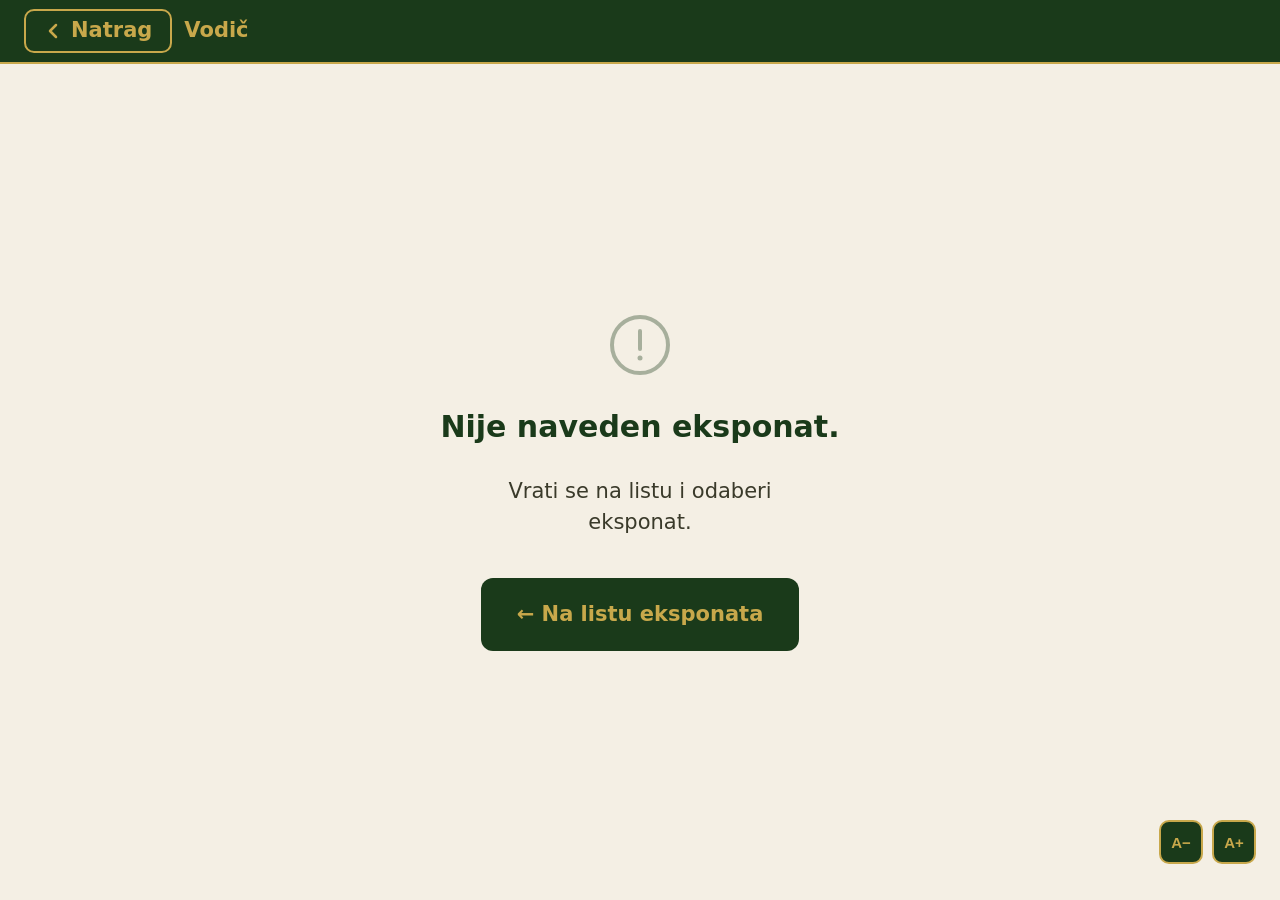
<file: vodic/eksponat.html>
<!DOCTYPE html>
<html lang="hr">
<head>
  <meta charset="UTF-8">
  <meta name="viewport" content="width=device-width, initial-scale=1.0, user-scalable=yes">
  <meta name="theme-color" content="#1A3A1A">
  <meta name="description" content="Opis eksponata — Zavičajni muzej Daruvar">
  <title>Eksponat — Muzej za sve</title>
  <link rel="icon" type="image/x-icon" href="favicon.png">
  <link rel="manifest" href="../manifest.json">
  <style>
    /* ─────────────────────────────────────────
       Paleta — iste varijable kao index.html
       i vodic/index.html radi konzistentnosti.
    ───────────────────────────────────────── */
    :root {
      --zelena:      #1A3A1A;
      --zelena-mid:  #2D5C2D;
      --zlatna:      #C8A84B;
      --crvena-stop: #7A1A1A;   /* boja gumba dok TTS govori */
      --krem:        #F4EFE4;
      --krem-tamna:  #E5DECA;
      --tekst-sivi:  #3A3A2A;
      --zaglavlje-h: 64px;
    }

    /* ═══════════════════════════════════════════
       A11y FIX #1 — html font-size
       rem je relativan na <html>, ne <body>.
    ═══════════════════════════════════════════ */
    html { font-size: 24px; }

    /* A11y FIX #2 — Skip link (WCAG 2.4.1) */
    .skip-link {
      position: absolute;
      top: -999px;
      left: 0.5rem;
      z-index: 999;
      background: var(--zelena);
      color: var(--zlatna);
      padding: 0.75rem 1.25rem;
      border-radius: 0 0 10px 10px;
      font-size: 1rem;
      font-weight: 700;
      text-decoration: none;
      white-space: nowrap;
    }
    .skip-link:focus { top: 0; }

    /* A11y FIX #3 — Font kontrola */
    .font-kontrola {
      position: fixed;
      bottom: 1.5rem;
      right: 1rem;
      display: flex;
      gap: 0.375rem;
      z-index: 20;
    }
    .font-kontrola__gumb {
      display: flex;
      align-items: center;
      justify-content: center;
      width: 44px;
      height: 44px;
      background: var(--zelena);
      color: var(--zlatna);
      border: 2px solid var(--zlatna);
      border-radius: 10px;
      font-size: 15px;
      font-weight: 700;
      cursor: pointer;
    }
    .font-kontrola__gumb:disabled { opacity: 0.35; cursor: default; }
    .font-kontrola__gumb:focus-visible {
      outline: 3px solid var(--zlatna);
      outline-offset: 2px;
    }

    *, *::before, *::after {
      box-sizing: border-box;
      margin: 0;
      padding: 0;
    }

    /* ─────────────────────────────────────────
       Tijelo: normalni scroll (za razliku od
       vodic/index.html koji blokira scroll na
       body razini). Ovdje je sadržaj dug.
    ───────────────────────────────────────── */
    body {
      font-family: -apple-system, BlinkMacSystemFont, 'Segoe UI', system-ui, sans-serif;
      background-color: var(--krem);
      color: var(--zelena);
      font-size: 24px;
      line-height: 1.5;
      /* min-height osigurava da pozadina seže do dna i na kratkim stranicama */
      min-height: 100dvh;
    }

    /* ─────────────────────────────────────────
       ZAGLAVLJE — fiksirano, zeleno, zlatno.
       Isti dizajn kao u ostalim stranicama.
    ───────────────────────────────────────── */
    .zaglavlje {
      position: fixed;
      inset: 0 0 auto 0;
      height: var(--zaglavlje-h);
      background-color: var(--zelena);
      color: var(--zlatna);
      display: flex;
      align-items: center;
      padding: 0 1rem;
      gap: 0.5rem;
      z-index: 10;
      border-bottom: 2px solid var(--zlatna);
    }

    /* "← Natrag" — ikona + tekst, široko za tapkanje */
    .gumb-natrag {
      display: flex;
      align-items: center;
      gap: 0.375rem;
      min-height: 44px;
      padding: 0 0.75rem;
      border: 2px solid var(--zlatna);
      border-radius: 10px;
      color: var(--zlatna);
      background: transparent;
      text-decoration: none;
      font-family: inherit;
      font-size: 0.875rem; /* 21px */
      font-weight: 700;
      white-space: nowrap;
      flex-shrink: 0;
    }

    .gumb-natrag:focus-visible {
      outline: 3px solid var(--zlatna);
      outline-offset: 2px;
    }

    /* Naziv kategorije u zaglavlju — popunjava ostatak prostora */
    .zaglavlje__kategorija {
      font-size: 0.875rem; /* 21px */
      font-weight: 600;
      /* A11y: opacity:0.85 na zlatnoj boji daje ~4.14:1 (PADA AA).
         Koristimo punu zlatnu boju — kontrast na zelenoj = 4.93:1. */
      overflow: hidden;
      white-space: nowrap;
      text-overflow: ellipsis;
    }

    /* ─────────────────────────────────────────
       GLAVNI SADRŽAJ — počinje ispod zaglavlja.
       Flex stupac koji drži foto + sadržaj.
    ───────────────────────────────────────── */
    .glavno {
      padding-top: var(--zaglavlje-h);
      display: flex;
      flex-direction: column;
      min-height: 100dvh;
    }

    /* ─────────────────────────────────────────
       FOTO ZONA
       Fullwidth, visina 42dvh — dovoljno da
       fotografija bude "hero", ali ostavlja
       prostor za naziv + gumb bez scrollanja
       na većini mobilnih ekrana.

       Za Z Fold7 Flex Mode: sve interaktivno
       (naziv + TTS gumb) smješteno odmah ispod
       fotografije — može biti u gornjoj polovici
       savijenog ekrana.
    ───────────────────────────────────────── */
    .foto-zona {
      width: 100%;
      position: relative;
      overflow: hidden;
      background-color: var(--krem-tamna);
      flex-shrink: 0;
      min-height: 200px;
    }

    .foto-slika {
      width: 100%;
      height: auto;
      display: block;
      max-height: 60dvh;
      object-fit: contain;
      background-color: var(--krem-tamna);
      position: relative;
      z-index: 1;
    }

    /* JS dodaje ovu klasu putem onerror handlera */
    .foto-slika--greska {
      display: none;
    }

    /* Placeholder leži ispod slike (isti princip kao u vodic/index.html) */
    .foto-placeholder {
      position: absolute;
      inset: 0;
      display: flex;
      flex-direction: column;
      align-items: center;
      justify-content: center;
      gap: 0.75rem;
    }

    .foto-placeholder__tekst {
      font-size: 0.875rem; /* 21px */
      color: var(--zelena);
      opacity: 0.5;
    }

    /* ─────────────────────────────────────────
       SADRŽAJ — tekst, TTS gumb, detalji.
       Padding daje disanje, gap organizira
       elemente u stabilan vertikalni ritam.
    ───────────────────────────────────────── */
    .sadrzaj {
      flex: 1;
      padding: 1.25rem 1.25rem 3rem;
      display: flex;
      flex-direction: column;
      gap: 1.125rem;
    }

    /* Kategorija bedž — zelena "nalepnica" */
    .badge {
      display: inline-flex;
      align-items: center;
      gap: 0.375rem;
      align-self: flex-start;
      background-color: var(--zelena);
      color: var(--zlatna);
      font-size: 0.875rem; /* 21px */
      font-weight: 600;
      padding: 0.3rem 0.75rem;
      border-radius: 8px;
      letter-spacing: 0.02em;
    }

    /* ── NAZIV: 28px — eksplicitni zahtjev ── */
    .naziv {
      font-size: 28px;
      font-weight: 900;
      color: var(--zelena);
      line-height: 1.1;
      letter-spacing: -0.025em;
    }

    /* Zlatna linija ispod naziva */
    .naziv::after {
      content: '';
      display: block;
      width: 2.5rem;
      height: 3px;
      background: var(--zlatna);
      margin-top: 0.5rem;
      border-radius: 2px;
    }

    /* ─────────────────────────────────────────
       TTS GUMB
       Minimalno 60×60px (zahtjev).
       Promjenjiv izgled: normalan ↔ "govori".

       ZAŠTO čita easy_to_read_opis, a ne kratki_opis?
       → easy_to_read_opis pisan je zajedno s
         korisnicima udruge Korak dalje, kratkim
         rečenicama, bez stručnih pojmova.
         To je jedina verzija koja je pristupačna
         osobama s intelektualnim teškoćama.
         WCAG 3.1.5 — razina čitljivosti.
    ───────────────────────────────────────── */
    .jezik-prekidac {
      display: flex;
      gap: 0.5rem;
      margin: 0.75rem 0;
    }
    .jezik-gumb {
      min-width: 52px;
      min-height: 44px;
      padding: 0.4rem 0.75rem;
      border: 2px solid var(--zelena-mid, #2D5C2D);
      border-radius: 8px;
      background: var(--krem, #F4EFE4);
      color: var(--zelena, #1A3A1A);
      font-size: 0.85rem;
      font-weight: 700;
      cursor: pointer;
      transition: background 0.2s, color 0.2s;
    }
    .jezik-gumb--aktivan {
      background: var(--zelena, #1A3A1A);
      color: var(--krem, #F4EFE4);
    }
    .jezik-gumb:focus-visible {
      outline: 3px solid var(--zlatna, #C8A84B);
      outline-offset: 2px;
    }

    .gumb-tts {
      display: flex;
      align-items: center;
      justify-content: center;
      gap: 0.75rem;
      width: 100%;
      min-height: 68px; /* > 60px zahtjev */
      background-color: var(--zelena);
      color: var(--zlatna);
      border: none;
      border-radius: 18px;
      font-family: inherit;
      font-size: 1.125rem; /* 27px */
      font-weight: 700;
      cursor: pointer;
      letter-spacing: 0.01em;
      /* Nema tranzicija — pristupačnost */
    }

    /* Stanje "govori" — crvena signalizira zaustavljanje */
    .gumb-tts--govori {
      background-color: var(--crvena-stop);
      color: #FFFFFF;
    }

    .gumb-tts:focus-visible {
      outline: 4px solid var(--zlatna);
      outline-offset: 3px;
    }

    /* Upozorenje ako TTS nije podržan */
    .tts-upozorenje {
      font-size: 0.875rem; /* 21px */
      color: var(--tekst-sivi);
      opacity: 0.7;
      text-align: center;
      padding: 0.75rem 1rem;
      background: var(--krem-tamna);
      border-radius: 10px;
    }

    /* ─────────────────────────────────────────
       OPIS SEKCIJA — easy_to_read_opis
       Font 22px — eksplicitni zahtjev.
       Ove rečenice pisane su s korisnicima
       Korak dalje: kratke, konkretne, jasne.
    ───────────────────────────────────────── */
    .opis-sekcija {
      display: flex;
      flex-direction: column;
      gap: 0.5rem;
    }

    .sekcija__naslov {
      font-size: 0.875rem; /* 21px */
      font-weight: 700;
      /* A11y FIX #7: opacity:0.65 davalo ~3.7:1 (PADA AA 4.5:1).
         Koristimo var(--zelena-mid) = #2D5C2D — kontrast ~5.1:1. */
      color: var(--zelena-mid);
      text-transform: uppercase;
      letter-spacing: 0.06em;
    }

    /* 22px — eksplicitni zahtjev za opis */
    .opis-tekst {
      font-size: 22px;
      color: var(--zelena);
      line-height: 1.65;
    }

    /* ─────────────────────────────────────────
       STRUČNI OPIS — kratki_opis (expandable)
       Sklonjeno jer nije primarna informacija
       u Vodič modu (koji je za Korak dalje).
       Žiriju i stručnjacima dostupno tapkanjem.
    ───────────────────────────────────────── */
    .strucni-sekcija {
      border-top: 2px solid var(--krem-tamna);
      padding-top: 1rem;
    }

    .strucni-toggle {
      display: flex;
      align-items: center;
      justify-content: space-between;
      width: 100%;
      background: transparent;
      border: none;
      padding: 0.5rem 0;
      font-family: inherit;
      font-size: 0.875rem; /* 21px */
      font-weight: 700;
      color: var(--zelena);
      cursor: pointer;
      text-align: left;
      min-height: 44px;
    }

    .strucni-toggle:focus-visible {
      outline: 3px solid var(--zlatna);
      outline-offset: 2px;
      border-radius: 4px;
    }

    .strucni-toggle__ikona {
      flex-shrink: 0;
      color: var(--zlatna);
    }

    .strucni-tekst {
      font-size: 0.875rem; /* 21px */
      color: var(--tekst-sivi);
      line-height: 1.65;
      padding: 0.75rem 0;
      display: none; /* vidljivo tek kad korisnik tapne "Stručni opis" */
    }

    .strucni-tekst--vidljiv {
      display: block;
    }

    /* ─────────────────────────────────────────
       STANJA: učitavanje / greška / nije nađen
    ───────────────────────────────────────── */
    .stanje {
      display: flex;
      flex-direction: column;
      align-items: center;
      justify-content: center;
      text-align: center;
      gap: 1.125rem;
      padding: 3rem 2rem;
      min-height: calc(100dvh - var(--zaglavlje-h));
    }

    .stanje__ikona {
      opacity: 0.35;
    }

    .stanje__naslov {
      font-size: 1.25rem; /* 30px */
      font-weight: 700;
      color: var(--zelena);
    }

    .stanje__opis {
      font-size: 0.875rem; /* 21px */
      color: var(--tekst-sivi);
      max-width: 300px;
      line-height: 1.5;
    }

    .stanje__gumb {
      margin-top: 0.5rem;
      background-color: var(--zelena);
      color: var(--zlatna);
      border: none;
      border-radius: 12px;
      font-family: inherit;
      font-size: 0.875rem; /* 21px */
      font-weight: 700;
      padding: 0.875rem 1.5rem;
      min-height: 48px;
      cursor: pointer;
      text-decoration: none;
      display: inline-flex;
      align-items: center;
    }

    .stanje__gumb:focus-visible {
      outline: 3px solid var(--zlatna);
      outline-offset: 2px;
    }

  </style>
</head>
<body>

  <!-- A11y FIX #2 — Skip link -->
  <a class="skip-link" href="#glavno">Preskoči na opis eksponata</a>

  <!-- ══════════════════════════════════════
       ZAGLAVLJE — ← Natrag + naziv kategorije.
       Kategorija se popunjava dinamički iz JS-a
       kad se eksponat učita.
  ══════════════════════════════════════ -->
  <header class="zaglavlje">
    <a href="index.html"
       class="gumb-natrag"
       aria-label="Natrag na listu eksponata">
      <svg width="18" height="18" viewBox="0 0 18 18" fill="none" aria-hidden="true">
        <path d="M12 3 L6 9 L12 15"
              stroke="currentColor" stroke-width="2.5"
              stroke-linecap="round" stroke-linejoin="round"/>
      </svg>
      Natrag
    </a>
    <span class="zaglavlje__kategorija" id="zaglavlje-kategorija" aria-live="polite">
      Vodič
    </span>
  </header>


  <!-- ══════════════════════════════════════
       GLAVNI SADRŽAJ — JS popunjava ovdje.
       aria-live: čitač ekrana najavljuje
       kad se eksponat učita.
  ══════════════════════════════════════ -->
  <main class="glavno" id="glavno" aria-live="polite">

    <!-- Inicijalno stanje dok fetch ne završi -->
    <div class="stanje" id="stanje-ucitavanje">
      <svg class="stanje__ikona" width="64" height="64" viewBox="0 0 64 64"
           fill="none" aria-hidden="true">
        <rect x="8"  y="8"  width="48" height="48" rx="6" stroke="#1A3A1A" stroke-width="4"/>
        <line x1="18" y1="26" x2="46" y2="26" stroke="#1A3A1A" stroke-width="3.5" stroke-linecap="round"/>
        <line x1="18" y1="36" x2="38" y2="36" stroke="#1A3A1A" stroke-width="3.5" stroke-linecap="round"/>
      </svg>
      <p class="stanje__naslov">Učitavam eksponat…</p>
    </div>

  </main>


  <!-- ══════════════════════════════════════
       JAVASCRIPT — organizirano u 5 koraka.
       Svaki korak jasno označen za učenike.
  ══════════════════════════════════════ -->
  <script>

    /* ────────────────────────────────────────
       KONFIGURACIJA KATEGORIJA
       Ista tablica kao u vodic/index.html.
    ──────────────────────────────────────── */
    const KATEGORIJE = {
      'rimsko-doba':       'Rimsko doba',
      'dvorac-i-barok':    'Dvorac i barok',
      'priroda':           'Priroda',
      'zidovska-bastina':  'Židovska baština',
      'galerija':          'Galerija',
      'ratovi':            'Ratovi',
      'ceska-bastina':     'Češka baština',
    };

    /* Placeholder SVG ilustracije — tematske po kategoriji.
       Iste kao u vodic/index.html za konzistentnost.       */
    const PLACEHOLDER_SVG = {
      'rimsko-doba': {
        pozadina: '#EDE0BE',
        svg: `<svg width="96" height="112" viewBox="0 0 80 96" fill="none" xmlns="http://www.w3.org/2000/svg" aria-hidden="true">
          <rect x="12" y="14" width="56" height="8" rx="4" fill="#8B6420" opacity="0.5"/>
          <path d="M16 22 L24 68 L56 68 L64 22 Z" fill="#8B6420" opacity="0.18"/>
          <path d="M16 22 L24 68 L56 68 L64 22 Z" stroke="#8B6420" stroke-width="2" opacity="0.4"/>
          <line x1="25" y1="35" x2="55" y2="35" stroke="#8B6420" stroke-width="1.5" opacity="0.35"/>
          <line x1="22" y1="49" x2="58" y2="49" stroke="#8B6420" stroke-width="1.5" opacity="0.35"/>
          <line x1="20" y1="63" x2="60" y2="63" stroke="#8B6420" stroke-width="1.5" opacity="0.35"/>
          <line x1="30" y1="22" x2="26" y2="68" stroke="#8B6420" stroke-width="1" opacity="0.25"/>
          <line x1="40" y1="21" x2="40" y2="68" stroke="#8B6420" stroke-width="1" opacity="0.25"/>
          <line x1="50" y1="22" x2="54" y2="68" stroke="#8B6420" stroke-width="1" opacity="0.25"/>
          <rect x="36" y="68" width="8" height="14" rx="2" fill="#8B6420" opacity="0.45"/>
          <rect x="24" y="82" width="32" height="6" rx="3" fill="#8B6420" opacity="0.5"/>
        </svg>`
      },
      'dvorac-i-barok': {
        pozadina: '#D0DAE8',
        svg: `<svg width="96" height="112" viewBox="0 0 80 96" fill="none" xmlns="http://www.w3.org/2000/svg" aria-hidden="true">
          <rect x="4"  y="52" width="18" height="38" rx="2" fill="#2A4A6A" opacity="0.22"/>
          <rect x="58" y="52" width="18" height="38" rx="2" fill="#2A4A6A" opacity="0.22"/>
          <rect x="24" y="36" width="32" height="54" rx="2" fill="#2A4A6A" opacity="0.28"/>
          <rect x="22" y="26" width="8"  height="12" rx="1.5" fill="#2A4A6A" opacity="0.45"/>
          <rect x="34" y="26" width="8"  height="12" rx="1.5" fill="#2A4A6A" opacity="0.45"/>
          <rect x="46" y="26" width="8"  height="12" rx="1.5" fill="#2A4A6A" opacity="0.45"/>
          <path d="M34 58 L34 72 Q40 78 46 72 L46 58 Z" fill="#2A4A6A" opacity="0.4"/>
          <rect x="9"  y="62" width="8" height="10" rx="1" fill="#2A4A6A" opacity="0.3"/>
          <rect x="63" y="62" width="8" height="10" rx="1" fill="#2A4A6A" opacity="0.3"/>
          <line x1="40" y1="6" x2="40" y2="28" stroke="#2A4A6A" stroke-width="2.5" stroke-linecap="round" opacity="0.5"/>
          <path d="M40 6 L58 14 L40 22 Z" fill="#C8A84B" opacity="0.7"/>
        </svg>`
      },
      'priroda': {
        pozadina: '#C8DDB4',
        svg: `<svg width="96" height="112" viewBox="0 0 80 96" fill="none" xmlns="http://www.w3.org/2000/svg" aria-hidden="true">
          <line x1="40" y1="88" x2="40" y2="54" stroke="#1A4A1A" stroke-width="3" stroke-linecap="round" opacity="0.6"/>
          <path d="M40 54 Q20 44 12 20 Q28 10 38 38 Z" fill="#1A5C1A" opacity="0.32"/>
          <path d="M40 54 Q60 44 68 20 Q52 10 42 38 Z" fill="#1A5C1A" opacity="0.32"/>
          <line x1="40" y1="54" x2="40" y2="16" stroke="#1A4A1A" stroke-width="1.5" opacity="0.35"/>
          <line x1="40" y1="48" x2="20" y2="20" stroke="#1A4A1A" stroke-width="1" opacity="0.25"/>
          <line x1="40" y1="48" x2="60" y2="20" stroke="#1A4A1A" stroke-width="1" opacity="0.25"/>
          <ellipse cx="40" cy="90" rx="4" ry="5" fill="#C8A84B" opacity="0.5"/>
        </svg>`
      },
      'zidovska-bastina': {
        pozadina: '#E8E0D0',
        svg: `<svg width="96" height="112" viewBox="0 0 80 96" fill="none" xmlns="http://www.w3.org/2000/svg" aria-hidden="true">
          <line x1="40" y1="20" x2="40" y2="82" stroke="#8B6A2F" stroke-width="3" opacity="0.5"/>
          <rect x="26" y="82" width="28" height="6" rx="3" fill="#8B6A2F" opacity="0.5"/>
          <path d="M40 50 Q28 48 22 28" stroke="#8B6A2F" stroke-width="2.5" fill="none" opacity="0.4"/>
          <path d="M40 60 Q20 56 14 28" stroke="#8B6A2F" stroke-width="2.5" fill="none" opacity="0.4"/>
          <path d="M40 70 Q12 64 8 28" stroke="#8B6A2F" stroke-width="2.5" fill="none" opacity="0.4"/>
          <path d="M40 50 Q52 48 58 28" stroke="#8B6A2F" stroke-width="2.5" fill="none" opacity="0.4"/>
          <path d="M40 60 Q60 56 66 28" stroke="#8B6A2F" stroke-width="2.5" fill="none" opacity="0.4"/>
          <path d="M40 70 Q68 64 72 28" stroke="#8B6A2F" stroke-width="2.5" fill="none" opacity="0.4"/>
          <ellipse cx="8" cy="22" rx="3" ry="5" fill="#C8A84B" opacity="0.6"/>
          <ellipse cx="14" cy="22" rx="3" ry="5" fill="#C8A84B" opacity="0.6"/>
          <ellipse cx="22" cy="22" rx="3" ry="5" fill="#C8A84B" opacity="0.6"/>
          <ellipse cx="40" cy="14" rx="3" ry="6" fill="#C8A84B" opacity="0.7"/>
          <ellipse cx="58" cy="22" rx="3" ry="5" fill="#C8A84B" opacity="0.6"/>
          <ellipse cx="66" cy="22" rx="3" ry="5" fill="#C8A84B" opacity="0.6"/>
          <ellipse cx="72" cy="22" rx="3" ry="5" fill="#C8A84B" opacity="0.6"/>
        </svg>`
      },
      'galerija': {
        pozadina: '#F0E8E0',
        svg: `<svg width="96" height="112" viewBox="0 0 80 96" fill="none" xmlns="http://www.w3.org/2000/svg" aria-hidden="true">
          <rect x="10" y="16" width="60" height="48" rx="2" stroke="#6A4A3A" stroke-width="3" fill="none" opacity="0.4"/>
          <rect x="16" y="22" width="48" height="36" rx="1" fill="#6A4A3A" opacity="0.12"/>
          <path d="M16 46 L28 32 L38 40 L50 28 L64 42 L64 58 L16 58 Z" fill="#6A4A3A" opacity="0.2"/>
          <circle cx="54" cy="28" r="4" fill="#C8A84B" opacity="0.4"/>
          <line x1="40" y1="64" x2="40" y2="82" stroke="#6A4A3A" stroke-width="2.5" opacity="0.4"/>
          <line x1="28" y1="82" x2="52" y2="82" stroke="#6A4A3A" stroke-width="2.5" opacity="0.4"/>
          <line x1="40" y1="72" x2="28" y2="82" stroke="#6A4A3A" stroke-width="2" opacity="0.3"/>
          <line x1="40" y1="72" x2="52" y2="82" stroke="#6A4A3A" stroke-width="2" opacity="0.3"/>
        </svg>`
      },
      'ratovi': {
        pozadina: '#D8D0C0',
        svg: `<svg width="96" height="112" viewBox="0 0 80 96" fill="none" xmlns="http://www.w3.org/2000/svg" aria-hidden="true">
          <path d="M40 10 L66 22 L66 52 Q66 76 40 88 Q14 76 14 52 L14 22 Z" fill="#5A4A3A" opacity="0.15" stroke="#5A4A3A" stroke-width="2.5"/>
          <line x1="40" y1="24" x2="40" y2="72" stroke="#5A4A3A" stroke-width="3" opacity="0.3"/>
          <line x1="24" y1="44" x2="56" y2="44" stroke="#5A4A3A" stroke-width="3" opacity="0.3"/>
        </svg>`
      },
      'default': {
        pozadina: '#E0D5C8',
        svg: `<svg width="96" height="112" viewBox="0 0 80 96" fill="none" xmlns="http://www.w3.org/2000/svg" aria-hidden="true">
          <rect x="4"  y="82" width="72" height="7" rx="3.5" fill="#5A4A3A" opacity="0.4"/>
          <rect x="8"  y="46" width="12" height="38" rx="2.5" fill="#5A4A3A" opacity="0.35"/>
          <rect x="60" y="46" width="12" height="38" rx="2.5" fill="#5A4A3A" opacity="0.35"/>
          <path d="M14 42 C14 12 66 12 66 42" stroke="#5A4A3A" stroke-width="6" fill="none" opacity="0.4"/>
        </svg>`
      }
    };


    /* ════════════════════════════════════════
       UPRAVLJANJE WEB SPEECH API-jem.

       Varijabla govori = true dok TTS čita.
       Gumb mijenja izgled prema stanju.

       KRITIČNO: TTS uvijek čita easy_to_read_opis.
       Nikad kratki_opis ni dugi_opis.
       → Razlog: easy_to_read_opis je jedina
         verzija teksta koja je pristupačna
         osobama s intelektualnim teškoćama.
    ════════════════════════════════════════ */
    const LANG_SUFIKS = { 'hr-HR': 'hr', 'en-US': 'en', 'cs-CZ': 'cz' };

    const tts = {
      govori: false,
      _audio: null,

      podrzano() { return true; },

      _audioSrc(eksponatId, lang, dugi) {
        const sufiks = LANG_SUFIKS[lang] || 'hr';
        const tip = dugi ? '-dugi' : '';
        return `../assets/audio/${eksponatId}-${sufiks}${tip}.mp3`;
      },

      citajJezik(tekst, lang, gumb, dugi) {
        this.zaustavi();
        this._resetDrugiGumb(gumb);
        const eksponatId = gumb.dataset.eksponatId;
        const src = this._audioSrc(eksponatId, lang, dugi);

        const audio = new Audio(src);
        this._audio = audio;

        audio.onplay = () => {
          this.govori = true;
          this._postaviGumb(gumb, true);
        };
        audio.onended = () => {
          this.govori = false;
          this._postaviGumb(gumb, false);
        };
        audio.onerror = () => {
          if ('speechSynthesis' in window) {
            this._fallbackSpeech(tekst, lang, gumb);
          } else {
            this.govori = false;
            this._postaviGumb(gumb, false);
          }
        };

        audio.play().catch(() => {
          if ('speechSynthesis' in window) {
            this._fallbackSpeech(tekst, lang, gumb);
          }
        });
      },

      _fallbackSpeech(tekst, lang, gumb) {
        window.speechSynthesis.cancel();
        const izgovor = new SpeechSynthesisUtterance(tekst);
        izgovor.lang = lang;
        izgovor.rate = 0.92;
        izgovor.pitch = 1.0;
        izgovor.onstart = () => { this.govori = true; this._postaviGumb(gumb, true); };
        izgovor.onend = () => { this.govori = false; this._postaviGumb(gumb, false); };
        izgovor.onerror = (e) => {
          if (e.error !== 'interrupted') console.warn('TTS fallback greška:', e.error);
          this.govori = false; this._postaviGumb(gumb, false);
        };
        window.speechSynthesis.speak(izgovor);
      },

      zaustavi() {
        if (this._audio) {
          this._audio.pause();
          this._audio.currentTime = 0;
          this._audio = null;
        }
        if ('speechSynthesis' in window) window.speechSynthesis.cancel();
        this.govori = false;
      },

      _resetDrugiGumb(aktivniGumb) {
        const sviGumbi = document.querySelectorAll('.gumb-tts');
        sviGumbi.forEach(g => {
          if (g !== aktivniGumb && g.classList.contains('gumb-tts--govori')) {
            this._postaviGumb(g, false);
          }
        });
      },

      _postaviGumb(gumb, aktivno) {
        const jeDugi = gumb.dataset.ttsDugi === 'true';
        if (aktivno) {
          gumb.innerHTML = `⏸️ Zaustavi čitanje`;
          gumb.classList.add('gumb-tts--govori');
          gumb.setAttribute('aria-label', 'Zaustavi glasovni opis');
          gumb.setAttribute('aria-pressed', 'true');
        } else {
          gumb.innerHTML = jeDugi ? `🎓 Slušaj stručni opis` : `🔊 Slušaj opis`;
          gumb.classList.remove('gumb-tts--govori');
          gumb.setAttribute('aria-label', jeDugi ? 'Slušaj stručni opis kustosa' : 'Slušaj glasovni opis eksponata');
          gumb.setAttribute('aria-pressed', 'false');
        }
      }
    };


    /* ════════════════════════════════════════
       KORAK 1 — Pročitaj ?id= iz URL-a.
       URLSearchParams je standardni Web API
       za čitanje URL parametara.
    ════════════════════════════════════════ */
    function dohvatiIdIzUrla() {
      const parametri = new URLSearchParams(window.location.search);
      return parametri.get('id'); /* npr. "diatretni-pehar" */
    }


    /* ════════════════════════════════════════
       KORAK 2 — Dohvati JSON i pronađi eksponat.
    ════════════════════════════════════════ */
    async function ucitajEksponat() {
      const id = dohvatiIdIzUrla();
      const glavno = document.getElementById('glavno');

      /* Nema ?id= parametra — ne možemo nastaviti */
      if (!id) {
        prikaziGresku(glavno, 'Nije naveden eksponat.', 'Vrati se na listu i odaberi eksponat.');
        return;
      }

      try {
        const odgovor = await fetch('../data/eksponati.json');

        if (!odgovor.ok) {
          throw new Error(`HTTP greška ${odgovor.status}`);
        }

        const eksponati = await odgovor.json();

        /* Pronađi eksponat čiji id odgovara URL parametru */
        const eksponat = eksponati.find(e => e.id === id);

        if (!eksponat) {
          prikaziNijePronaden(glavno, id);
          return;
        }

        /* Sve OK — prikaži eksponat */
        prikaziEksponat(glavno, eksponat);

      } catch (greška) {
        console.error('Greška pri učitavanju:', greška);
        prikaziGresku(glavno, 'Nije moguće učitati podatke.', greška.message);
      }
    }


    /* ════════════════════════════════════════
       KORAK 3 — Prikaži eksponat na stranici.
       Gradi HTML strukturu i ubacuje je u DOM.
    ════════════════════════════════════════ */
    let trenutniJezik = 'hr';
    let trenutniEksponat = null;

    function dohvatiTekst(e, polje, jezik) {
      if (jezik === 'hr') return e[polje] ?? '';
      const p = e.prijevodi?.[jezik];
      return p?.[polje] ?? e[polje] ?? '';
    }

    function azurirajJezik(jezik) {
      trenutniJezik = jezik;
      const e = trenutniEksponat;
      if (!e) return;

      tts.zaustavi();
      const gumbTtsReset = document.getElementById('gumb-tts');
      if (gumbTtsReset) tts._postaviGumb(gumbTtsReset, false);
      const gumbDugiReset = document.getElementById('gumb-tts-dugi');
      if (gumbDugiReset) tts._postaviGumb(gumbDugiReset, false);

      const naziv = dohvatiTekst(e, 'naziv', jezik);
      const opisPrikaz = dohvatiTekst(e, 'easy_to_read_opis', jezik) || dohvatiTekst(e, 'kratki_opis', jezik);
      const strucni = dohvatiTekst(e, 'dugi_opis', jezik) || dohvatiTekst(e, 'kratki_opis', jezik);

      const elNaziv = document.querySelector('.naziv');
      const elOpis = document.getElementById('tekst-opisa');
      const elStrucni = document.getElementById('strucni-tekst');
      if (elNaziv) elNaziv.textContent = naziv;
      if (elOpis) elOpis.textContent = opisPrikaz;
      if (elStrucni) elStrucni.textContent = strucni;

      document.querySelectorAll('.jezik-gumb').forEach(g => {
        g.classList.toggle('jezik-gumb--aktivan', g.dataset.jezik === jezik);
        g.setAttribute('aria-pressed', g.dataset.jezik === jezik);
      });

      const ttsLang = jezik === 'cz' ? 'cs-CZ' : jezik === 'en' ? 'en-US' : 'hr-HR';
      const gumbTts = document.getElementById('gumb-tts');
      if (gumbTts) {
        gumbTts.dataset.ttsText = opisPrikaz;
        gumbTts.dataset.ttsLang = ttsLang;
      }
      const gumbDugi = document.getElementById('gumb-tts-dugi');
      if (gumbDugi) {
        gumbDugi.dataset.ttsText = strucni;
        gumbDugi.dataset.ttsLang = ttsLang;
      }
    }

    function prikaziEksponat(kontejner, e) {
      trenutniEksponat = e;

      document.title = `${e.naziv} — Muzej za sve`;
      const zaglavljeKat = document.getElementById('zaglavlje-kategorija');
      zaglavljeKat.textContent = KATEGORIJE[e.kategorija] ?? 'Vodič';

      const ph = PLACEHOLDER_SVG[e.kategorija] ?? PLACEHOLDER_SVG['default'];
      const altTekst = e.slika_alt ?? `Fotografija eksponata: ${e.naziv}`;
      const kategNaziv = KATEGORIJE[e.kategorija] ?? e.kategorija;

      const ttsText = e.easy_to_read_opis ?? e.kratki_opis ?? e.naziv;
      const opisPrikaz = e.easy_to_read_opis ?? e.kratki_opis ?? '';

      const slikaHtml = e.slika_originalna
        ? `<img
             class="foto-slika"
             src="../${e.slika_originalna}"
             alt="${altTekst}"
             onerror="this.classList.add('foto-slika--greska')">`
        : '';

      const strucniTekst = e.dugi_opis || e.kratki_opis || '';
      const strucniTtsText = strucniTekst.replace(/"/g, '&quot;');
      const strucniHtml = strucniTekst && strucniTekst !== opisPrikaz
        ? `<div class="strucni-sekcija">
             <button class="strucni-toggle"
                     aria-expanded="false"
                     aria-controls="strucni-tekst"
                     onclick="preklopi(this)">
               Stručni opis kustosa
               <svg class="strucni-toggle__ikona" width="20" height="20"
                    viewBox="0 0 20 20" fill="none" aria-hidden="true">
                 <path d="M5 8 L10 13 L15 8"
                       stroke="currentColor" stroke-width="2.5"
                       stroke-linecap="round" stroke-linejoin="round"/>
               </svg>
             </button>
             <p class="strucni-tekst" id="strucni-tekst">${strucniTekst}</p>
             <button class="gumb-tts gumb-tts--strucni"
                     id="gumb-tts-dugi"
                     data-tts-text="${strucniTtsText}"
                     data-tts-lang="hr-HR"
                     data-eksponat-id="${e.id}"
                     data-tts-dugi="true"
                     aria-label="Slušaj stručni opis kustosa"
                     aria-pressed="false">
               🎓 Slušaj stručni opis
             </button>
           </div>`
        : '';

      const imaPreijevode = e.prijevodi && (e.prijevodi.en || e.prijevodi.cz);
      const jezikHtml = imaPreijevode
        ? `<div class="jezik-prekidac" role="group" aria-label="Odaberi jezik">
             <button class="jezik-gumb jezik-gumb--aktivan" data-jezik="hr" aria-pressed="true" onclick="azurirajJezik('hr')">HR</button>
             ${e.prijevodi.en ? '<button class="jezik-gumb" data-jezik="en" aria-pressed="false" onclick="azurirajJezik(\'en\')">EN</button>' : ''}
             ${e.prijevodi.cz ? '<button class="jezik-gumb" data-jezik="cz" aria-pressed="false" onclick="azurirajJezik(\'cz\')">CZ</button>' : ''}
           </div>`
        : '';

      const ttsHtml = `<button class="gumb-tts"
                   id="gumb-tts"
                   data-tts-text="${ttsText.replace(/"/g, '&quot;')}"
                   data-tts-lang="hr-HR"
                   data-eksponat-id="${e.id}"
                   aria-label="Slušaj glasovni opis eksponata"
                   aria-pressed="false">
             🔊 Slušaj opis
           </button>`;

      kontejner.innerHTML = `

        <!-- ── FOTOGRAFIJA ── -->
        <div class="foto-zona" role="img" aria-label="${altTekst}">
          ${slikaHtml}
          <div class="foto-placeholder"
               style="background-color: ${ph.pozadina};"
               aria-hidden="true">
            ${ph.svg}
            <span class="foto-placeholder__tekst">Fotografija dolazi uskoro</span>
          </div>
        </div>

        <!-- ── TEKSTUALNI SADRŽAJ ── -->
        <div class="sadrzaj">

          <!-- Kategorija bedž -->
          <span class="badge">${kategNaziv}</span>

          <!-- Naziv eksponata -->
          <h1 class="naziv">${e.naziv}</h1>

          <!-- Jezik prekidač -->
          ${jezikHtml}

          <!-- TTS gumb -->
          ${ttsHtml}

          <!-- Opis u jednostavnom jeziku -->
          <div class="opis-sekcija">
            <span class="sekcija__naslov">Opis</span>
            <p class="opis-tekst" id="tekst-opisa">${opisPrikaz}</p>
          </div>

          ${strucniHtml}

        </div>
      `;

      const gumb = document.getElementById('gumb-tts');
      if (gumb) {
        gumb.addEventListener('click', () => {
          if (tts.govori) {
            tts.zaustavi();
            tts._postaviGumb(gumb, false);
          } else {
            const tekst = gumb.dataset.ttsText;
            const lang = gumb.dataset.ttsLang;
            tts.citajJezik(tekst, lang, gumb, false);
          }
        });
      }

      const gumbDugi = document.getElementById('gumb-tts-dugi');
      if (gumbDugi) {
        gumbDugi.addEventListener('click', () => {
          if (tts.govori) {
            tts.zaustavi();
            tts._postaviGumb(gumbDugi, false);
          } else {
            const tekst = gumbDugi.dataset.ttsText;
            const lang = gumbDugi.dataset.ttsLang;
            tts.citajJezik(tekst, lang, gumbDugi, true);
          }
        });
      }
    }


    /* ════════════════════════════════════════
       KORAK 4 — Stanje "eksponat nije pronađen".
    ════════════════════════════════════════ */
    function prikaziNijePronaden(kontejner, id) {
      kontejner.innerHTML = `
        <div class="stanje" role="alert">
          <svg class="stanje__ikona" width="64" height="64" viewBox="0 0 64 64"
               fill="none" aria-hidden="true">
            <!-- Lupa s upitnikom -->
            <circle cx="28" cy="28" r="20" stroke="#1A3A1A" stroke-width="4"/>
            <line x1="42" y1="42" x2="58" y2="58"
                  stroke="#1A3A1A" stroke-width="4" stroke-linecap="round"/>
            <line x1="28" y1="18" x2="28" y2="32"
                  stroke="#1A3A1A" stroke-width="3.5" stroke-linecap="round"/>
            <circle cx="28" cy="38" r="2" fill="#1A3A1A"/>
          </svg>
          <p class="stanje__naslov">Eksponat nije pronađen</p>
          <p class="stanje__opis">
            Ne postoji eksponat s oznakom <strong>${id}</strong>.<br>
            Vrati se na listu i odaberi eksponat.
          </p>
          <a href="index.html" class="stanje__gumb">
            ← Na listu eksponata
          </a>
        </div>
      `;
    }


    /* ════════════════════════════════════════
       KORAK 4b — Stanje greške (fetch, JSON...).
    ════════════════════════════════════════ */
    function prikaziGresku(kontejner, naslov, detalji) {
      kontejner.innerHTML = `
        <div class="stanje" role="alert">
          <svg class="stanje__ikona" width="64" height="64" viewBox="0 0 64 64"
               fill="none" aria-hidden="true">
            <circle cx="32" cy="32" r="28" stroke="#1A3A1A" stroke-width="4"/>
            <line x1="32" y1="18" x2="32" y2="36"
                  stroke="#1A3A1A" stroke-width="4" stroke-linecap="round"/>
            <circle cx="32" cy="45" r="2.5" fill="#1A3A1A"/>
          </svg>
          <p class="stanje__naslov">${naslov}</p>
          <p class="stanje__opis">${detalji ?? ''}</p>
          <a href="index.html" class="stanje__gumb">
            ← Na listu eksponata
          </a>
        </div>
      `;
    }


    /* ════════════════════════════════════════
       POMOĆNA FUNKCIJA — toggle stručnog opisa.
       Poziva se iz onclick atributa gumba.
    ════════════════════════════════════════ */
    function preklopi(gumb) {
      const tekst = document.getElementById('strucni-tekst');
      const otvoren = tekst.classList.toggle('strucni-tekst--vidljiv');
      gumb.setAttribute('aria-expanded', otvoren ? 'true' : 'false');

      /* Rotacija strelice — bez CSS animacije, samo klasom */
      const strelica = gumb.querySelector('.strucni-toggle__ikona');
      strelica.style.transform = otvoren ? 'rotate(180deg)' : '';
    }


    /* ════════════════════════════════════════
       POKRETANJE — odmah kad se stranica otvori.
    ════════════════════════════════════════ */
    ucitajEksponat();

  </script>

  <!-- ══════════════════════════════════════
       KONTROLA FONTA — A11y FIX #3
  ══════════════════════════════════════ -->
  <div class="font-kontrola" role="group" aria-label="Veličina slova">
    <button class="font-kontrola__gumb"
            id="font-manji"
            aria-label="Smanji slova"
            onclick="promijeniFont(-1)">A−</button>
    <button class="font-kontrola__gumb"
            id="font-veci"
            aria-label="Povećaj slova"
            onclick="promijeniFont(+1)">A+</button>
  </div>

  <script>
    const FONT_VELICINE = [20, 24, 28, 32];
    let fontIndeks = parseInt(localStorage.getItem('muzej_font_indeks') ?? '1', 10);
    if (fontIndeks < 0 || fontIndeks >= FONT_VELICINE.length) fontIndeks = 1;
    function primijeniFontVelicinu() {
      document.documentElement.style.fontSize = FONT_VELICINE[fontIndeks] + 'px';
      document.getElementById('font-manji').disabled = (fontIndeks === 0);
      document.getElementById('font-veci').disabled  = (fontIndeks === FONT_VELICINE.length - 1);
    }
    function promijeniFont(smjer) {
      fontIndeks = Math.max(0, Math.min(FONT_VELICINE.length - 1, fontIndeks + smjer));
      localStorage.setItem('muzej_font_indeks', fontIndeks);
      primijeniFontVelicinu();
    }
    primijeniFontVelicinu();
  </script>

<!-- A11y audit: PASS -->
</body>
</html>
</file>
<file: portfolio/css/portfolio.css>
@import url('https://fonts.googleapis.com/css2?family=Inter:wght@400;600;700&display=swap');

:root {
  --boja-naglasak: #1A3A1A;
  --boja-zlatna: #C9A84C;
  --boja-krem: #F4EFE4;
  --boja-pozadina: #FAFAF7;
  --boja-tekst: #1C1C1A;
  --boja-siva: #6B6B68;
  --font-osnova: 'Inter', system-ui, sans-serif;
  --razmak: 1.5rem;
  --max-sirina: 1100px;
  --border-radius: 12px;
}

*, *::before, *::after {
  box-sizing: border-box;
  margin: 0;
  padding: 0;
}

html {
  scroll-behavior: smooth;
}

body {
  font-family: var(--font-osnova);
  background: var(--boja-pozadina);
  color: var(--boja-tekst);
  line-height: 1.7;
  font-size: 18px;
}

a {
  color: var(--boja-naglasak);
}

img {
  max-width: 100%;
  height: auto;
  display: block;
}

.container {
  max-width: var(--max-sirina);
  margin: 0 auto;
  padding: 0 1.25rem;
}

/* ─── NAVIGACIJA ─── */

.nav {
  position: sticky;
  top: 0;
  z-index: 100;
  background: var(--boja-naglasak);
  color: white;
  padding: 0 1.25rem;
}

.nav__inner {
  max-width: var(--max-sirina);
  margin: 0 auto;
  display: flex;
  align-items: center;
  justify-content: space-between;
  min-height: 56px;
  gap: 1rem;
}

.nav__natrag {
  color: var(--boja-zlatna);
  text-decoration: none;
  font-size: 0.85rem;
  font-weight: 600;
  white-space: nowrap;
  flex-shrink: 0;
}

.nav__natrag:hover,
.nav__natrag:focus-visible {
  text-decoration: underline;
}

.nav__brand {
  font-weight: 700;
  font-size: 1rem;
  color: white;
  display: none;
}

.nav__lista {
  list-style: none;
  display: flex;
  gap: 0.25rem;
  flex-wrap: wrap;
}

.nav__lista a {
  color: rgba(255, 255, 255, 0.8);
  text-decoration: none;
  font-size: 0.8rem;
  font-weight: 600;
  padding: 0.5rem 0.65rem;
  border-radius: 6px;
  white-space: nowrap;
}

.nav__lista a:hover,
.nav__lista a:focus-visible {
  color: white;
  background: rgba(255, 255, 255, 0.1);
}

.nav__lista a.aktivna {
  color: var(--boja-zlatna);
  background: rgba(201, 168, 76, 0.15);
}

.nav__hamburger {
  display: none;
  background: none;
  border: none;
  color: white;
  cursor: pointer;
  padding: 0.5rem;
  line-height: 0;
}

@media (max-width: 768px) {
  .nav__brand {
    display: block;
  }

  .nav__hamburger {
    display: block;
  }

  .nav__lista {
    display: none;
    position: absolute;
    top: 100%;
    left: 0;
    right: 0;
    background: var(--boja-naglasak);
    flex-direction: column;
    padding: 0.5rem 1.25rem 1rem;
    gap: 0;
    border-top: 1px solid rgba(255, 255, 255, 0.1);
  }

  .nav__lista.otvorena {
    display: flex;
  }

  .nav__lista a {
    padding: 0.75rem 0.65rem;
    font-size: 0.9rem;
  }
}

@media (min-width: 769px) {
  .nav__brand {
    display: block;
  }
}

/* ─── HERO ─── */

.hero {
  min-height: 60vh;
  background: var(--boja-naglasak);
  color: white;
  display: flex;
  align-items: center;
  justify-content: center;
  padding: 4rem 2rem;
  text-align: center;
  position: relative;
  overflow: hidden;
}

.hero--slika {
  background-size: cover;
  background-position: center;
}

.hero--slika::before {
  content: '';
  position: absolute;
  inset: 0;
  background: linear-gradient(to bottom, rgba(26, 58, 26, 0.7), rgba(26, 58, 26, 0.85));
}

.hero__sadrzaj {
  position: relative;
  z-index: 1;
  max-width: 700px;
}

.hero__naslov {
  font-size: clamp(1.75rem, 5vw, 3rem);
  font-weight: 700;
  line-height: 1.15;
  margin-bottom: 1rem;
}

.hero__podnaslov {
  font-size: clamp(1rem, 2.5vw, 1.2rem);
  opacity: 0.9;
  line-height: 1.6;
  max-width: 550px;
  margin: 0 auto;
}

/* ─── SEKCIJE ─── */

.sekcija {
  padding: 3.5rem 1.25rem;
}

.sekcija--krem {
  background: var(--boja-krem);
}

.sekcija--zelena {
  background: var(--boja-naglasak);
  color: white;
}

.sekcija__sadrzaj {
  max-width: var(--max-sirina);
  margin: 0 auto;
}

.sekcija__naslov {
  font-size: clamp(1.35rem, 3vw, 1.75rem);
  font-weight: 700;
  margin-bottom: 1.5rem;
  color: var(--boja-naglasak);
}

.sekcija--zelena .sekcija__naslov {
  color: var(--boja-zlatna);
}

.sekcija__uvod {
  font-size: 1.05rem;
  line-height: 1.8;
  max-width: 750px;
  margin-bottom: 2rem;
  color: var(--boja-siva);
}

/* ─── STATISTIKE ─── */

.statistike {
  display: grid;
  grid-template-columns: repeat(3, 1fr);
  gap: 1.25rem;
  margin: 2.5rem 0;
}

.statistika {
  text-align: center;
  padding: 1.25rem 0.75rem;
}

.statistika__broj {
  font-size: clamp(1.5rem, 4vw, 2.25rem);
  font-weight: 700;
  color: var(--boja-naglasak);
  display: block;
}

.statistika__tekst {
  font-size: 0.85rem;
  color: var(--boja-siva);
  margin-top: 0.35rem;
  line-height: 1.4;
}

@media (max-width: 480px) {
  .statistike {
    grid-template-columns: 1fr;
    gap: 0.75rem;
  }
}

/* ─── SDG CILJEVI ─── */

.sdg-lista {
  display: flex;
  flex-direction: column;
  gap: 1rem;
}

.sdg {
  display: flex;
  align-items: flex-start;
  gap: 1rem;
  padding: 1.25rem;
  background: white;
  border-radius: var(--border-radius);
  box-shadow: 0 2px 12px rgba(0, 0, 0, 0.08);
}

.sdg__ikona {
  font-size: 2rem;
  flex-shrink: 0;
  width: 52px;
  height: 52px;
  display: flex;
  align-items: center;
  justify-content: center;
  border-radius: 10px;
}

.sdg__ikona--4 { background: #C5192D; color: white; }
.sdg__ikona--10 { background: #DD1367; color: white; }
.sdg__ikona--11 { background: #FD9D24; color: white; }

.sdg__naziv {
  font-weight: 700;
  font-size: 0.95rem;
  margin-bottom: 0.25rem;
}

.sdg__opis {
  font-size: 0.9rem;
  color: var(--boja-siva);
  line-height: 1.6;
}

/* ─── KARTICE ─── */

.kartica {
  background: white;
  border-radius: var(--border-radius);
  box-shadow: 0 2px 12px rgba(0, 0, 0, 0.08);
  padding: 1.5rem;
}

.kartice-grid {
  display: grid;
  gap: 1.25rem;
}

.kartice-grid--2 {
  grid-template-columns: repeat(2, 1fr);
}

.kartice-grid--3 {
  grid-template-columns: repeat(3, 1fr);
}

@media (max-width: 768px) {
  .kartice-grid--2,
  .kartice-grid--3 {
    grid-template-columns: 1fr;
  }
}

.kartica__naslov {
  font-size: 1.1rem;
  font-weight: 700;
  margin-bottom: 0.5rem;
  color: var(--boja-naglasak);
}

.kartica__tekst {
  font-size: 0.9rem;
  color: var(--boja-siva);
  line-height: 1.6;
}

.kartica__meta {
  font-size: 0.8rem;
  color: var(--boja-siva);
  margin-top: 0.75rem;
  font-weight: 600;
}

/* ─── NAVIGACIJSKE KARTICE (index.html) ─── */

.nav-kartice {
  display: grid;
  grid-template-columns: repeat(2, 1fr);
  gap: 1rem;
  margin-top: 2.5rem;
}

@media (min-width: 769px) {
  .nav-kartice {
    grid-template-columns: repeat(4, 1fr);
  }
}

.nav-kartica {
  display: flex;
  flex-direction: column;
  justify-content: space-between;
  padding: 1.5rem;
  background: white;
  border-radius: var(--border-radius);
  box-shadow: 0 2px 12px rgba(0, 0, 0, 0.08);
  text-decoration: none;
  color: var(--boja-tekst);
  min-height: 100px;
}

.nav-kartica:hover {
  box-shadow: 0 4px 20px rgba(0, 0, 0, 0.12);
}

.nav-kartica__naziv {
  font-weight: 700;
  font-size: 1rem;
  color: var(--boja-naglasak);
}

.nav-kartica__strelica {
  color: var(--boja-zlatna);
  font-weight: 700;
  margin-top: 0.75rem;
  font-size: 0.9rem;
}

/* ─── AI FUNKCIJA KARTICE ─── */

.ai-kartica {
  background: white;
  border-radius: var(--border-radius);
  box-shadow: 0 2px 12px rgba(0, 0, 0, 0.08);
  padding: 1.5rem;
  border-left: 4px solid var(--boja-naglasak);
}

.ai-kartica__uredaj {
  display: inline-block;
  font-size: 0.7rem;
  font-weight: 700;
  background: var(--boja-krem);
  color: var(--boja-naglasak);
  padding: 0.2rem 0.5rem;
  border-radius: 4px;
  margin-bottom: 0.5rem;
}

.ai-kartica__naziv {
  font-size: 1.05rem;
  font-weight: 700;
  color: var(--boja-naglasak);
  margin-bottom: 0.35rem;
}

.ai-kartica__sto,
.ai-kartica__zasto {
  font-size: 0.88rem;
  color: var(--boja-siva);
  line-height: 1.6;
  margin-bottom: 0.5rem;
}

.ai-kartica__zasto {
  font-style: italic;
}

.ai-kartice-grid {
  display: grid;
  grid-template-columns: repeat(2, 1fr);
  gap: 1.25rem;
}

@media (max-width: 768px) {
  .ai-kartice-grid {
    grid-template-columns: 1fr;
  }
}

/* ─── TIMELINE ─── */

.timeline {
  display: grid;
  grid-template-columns: repeat(3, 1fr);
  gap: 1.5rem;
  margin: 2rem 0;
}

.timeline__korak {
  text-align: center;
  padding: 1.5rem 1rem;
  background: white;
  border-radius: var(--border-radius);
  box-shadow: 0 2px 12px rgba(0, 0, 0, 0.08);
  position: relative;
}

.timeline__broj {
  display: inline-flex;
  align-items: center;
  justify-content: center;
  width: 40px;
  height: 40px;
  border-radius: 50%;
  background: var(--boja-naglasak);
  color: var(--boja-zlatna);
  font-weight: 700;
  font-size: 1.1rem;
  margin-bottom: 0.75rem;
}

.timeline__naziv {
  font-weight: 700;
  font-size: 0.95rem;
  margin-bottom: 0.35rem;
}

.timeline__alati {
  font-size: 0.8rem;
  color: var(--boja-siva);
  line-height: 1.5;
}

.timeline__uredaj {
  font-size: 0.75rem;
  color: var(--boja-zlatna);
  font-weight: 600;
  margin-top: 0.5rem;
}

@media (max-width: 600px) {
  .timeline {
    grid-template-columns: 1fr;
  }
}

/* ─── GALERIJA ─── */

.galerija {
  columns: 2;
  gap: 1rem;
}

@media (min-width: 768px) {
  .galerija {
    columns: 3;
  }
}

@media (max-width: 480px) {
  .galerija {
    columns: 1;
  }
}

.galerija figure {
  break-inside: avoid;
  margin-bottom: 1rem;
}

.galerija img {
  width: 100%;
  border-radius: 8px;
}

.galerija figcaption {
  font-size: 0.8rem;
  color: var(--boja-siva);
  margin-top: 0.35rem;
  padding: 0 0.25rem;
}

/* ─── TRANSCRIPT DEMO ─── */

.transcript-demo {
  max-width: 600px;
  display: flex;
  flex-direction: column;
  gap: 0.75rem;
  margin: 1.5rem 0;
}

.govornik {
  padding: 1rem 1.25rem;
  border-radius: var(--border-radius);
  background: white;
  box-shadow: 0 1px 6px rgba(0, 0, 0, 0.06);
}

.govornik .oznaka {
  display: inline-block;
  font-size: 0.7rem;
  font-weight: 700;
  padding: 0.2rem 0.5rem;
  border-radius: 4px;
  margin-bottom: 0.35rem;
  text-transform: uppercase;
  letter-spacing: 0.03em;
}

.govornik.ucenik .oznaka {
  background: var(--boja-naglasak);
  color: white;
}

.govornik.korisnik .oznaka {
  background: var(--boja-zlatna);
  color: var(--boja-naglasak);
}

.govornik p {
  font-size: 0.95rem;
  line-height: 1.6;
  color: var(--boja-tekst);
}

.transcript-napomena {
  font-size: 0.8rem;
  color: var(--boja-siva);
  font-style: italic;
  margin-top: 0.5rem;
}

/* ─── KORACI (Ko-kreacija) ─── */

.koraci {
  display: flex;
  flex-direction: column;
  gap: 1.5rem;
}

.korak {
  display: flex;
  gap: 1.25rem;
  align-items: flex-start;
}

.korak__broj {
  flex-shrink: 0;
  width: 44px;
  height: 44px;
  display: flex;
  align-items: center;
  justify-content: center;
  border-radius: 50%;
  background: var(--boja-naglasak);
  color: var(--boja-zlatna);
  font-weight: 700;
  font-size: 1.1rem;
}

.korak__naslov {
  font-weight: 700;
  font-size: 1rem;
  margin-bottom: 0.25rem;
  color: var(--boja-naglasak);
}

.korak__tekst {
  font-size: 0.9rem;
  color: var(--boja-siva);
  line-height: 1.6;
}

/* ─── TABLICA PRISTUPAČNOSTI ─── */

.tablica-pristupacnost {
  width: 100%;
  border-collapse: collapse;
  font-size: 0.9rem;
}

.tablica-pristupacnost th,
.tablica-pristupacnost td {
  text-align: left;
  padding: 0.85rem 1rem;
  border-bottom: 1px solid rgba(0, 0, 0, 0.08);
}

.tablica-pristupacnost th {
  font-weight: 700;
  color: var(--boja-naglasak);
  background: var(--boja-krem);
}

.tablica-pristupacnost td {
  color: var(--boja-siva);
}

/* ─── TEHNIČKE INFO ─── */

.tech-lista {
  list-style: none;
  display: flex;
  flex-direction: column;
  gap: 0.5rem;
}

.tech-lista li {
  display: flex;
  gap: 0.75rem;
  font-size: 0.9rem;
  padding: 0.5rem 0;
  border-bottom: 1px solid rgba(0, 0, 0, 0.06);
}

.tech-lista strong {
  min-width: 90px;
  color: var(--boja-naglasak);
  flex-shrink: 0;
}

/* ─── CTA GUMB ─── */

.cta {
  display: inline-flex;
  align-items: center;
  gap: 0.5rem;
  padding: 1rem 2rem;
  background: var(--boja-naglasak);
  color: white;
  text-decoration: none;
  border-radius: var(--border-radius);
  font-weight: 700;
  font-size: 1.05rem;
  margin-top: 1.5rem;
}

.cta:hover {
  opacity: 0.9;
}

.cta--zlatna {
  background: var(--boja-zlatna);
  color: var(--boja-naglasak);
}

/* ─── PLACEHOLDER ─── */

.placeholder {
  background: var(--boja-krem);
  border: 2px dashed var(--boja-siva);
  border-radius: 8px;
  padding: 2rem;
  text-align: center;
  color: var(--boja-siva);
  font-style: italic;
  margin-top: 0.75rem;
}

.placeholder p {
  margin-bottom: 0.25rem;
}

.placeholder small {
  font-size: 0.8rem;
}

/* ─── UČENIK KARTICE ─── */

.ucenik-kartica {
  background: white;
  border-radius: var(--border-radius);
  box-shadow: 0 2px 12px rgba(0, 0, 0, 0.08);
  padding: 2rem 1.5rem;
  text-align: center;
}

.ucenik-kartica__ime {
  font-size: 1.15rem;
  font-weight: 700;
  color: var(--boja-naglasak);
  margin-bottom: 0.25rem;
}

.ucenik-kartica__uloga {
  font-size: 0.85rem;
  color: var(--boja-zlatna);
  font-weight: 600;
  margin-bottom: 0.75rem;
}

.ucenik-kartica__opis {
  font-size: 0.88rem;
  color: var(--boja-siva);
  line-height: 1.6;
  margin-bottom: 1rem;
}

.ucenik-kartica__citat {
  font-style: italic;
  font-size: 0.85rem;
  color: var(--boja-siva);
  padding: 0.75rem;
  background: var(--boja-krem);
  border-radius: 8px;
}

/* ─── MENTORICA ─── */

.mentor-kartica {
  background: var(--boja-naglasak);
  color: white;
  border-radius: var(--border-radius);
  padding: 2rem;
  text-align: center;
  margin-top: 2rem;
}

.mentor-kartica__ime {
  font-size: 1.15rem;
  font-weight: 700;
  color: var(--boja-zlatna);
  margin-bottom: 0.25rem;
}

.mentor-kartica__uloga {
  font-size: 0.9rem;
  opacity: 0.85;
}

/* ─── ZAHVALE ─── */

.zahvale {
  list-style: none;
  display: flex;
  flex-direction: column;
  gap: 0.5rem;
  margin-top: 1.5rem;
}

.zahvale li {
  font-size: 0.9rem;
  color: var(--boja-siva);
  padding-left: 1.25rem;
  position: relative;
}

.zahvale li::before {
  content: '—';
  position: absolute;
  left: 0;
}

/* ─── VIDEO PLACEHOLDER ─── */

.video-placeholder {
  background: var(--boja-krem);
  border: 2px dashed var(--boja-siva);
  border-radius: var(--border-radius);
  padding: 3rem;
  text-align: center;
  color: var(--boja-siva);
  font-style: italic;
  margin-top: 2rem;
}

/* ─── REZULTAT BROJEVI ─── */

.rezultat-grid {
  display: grid;
  grid-template-columns: repeat(2, 1fr);
  gap: 1rem;
  margin-top: 1.5rem;
}

@media (max-width: 480px) {
  .rezultat-grid {
    grid-template-columns: 1fr;
  }
}

.rezultat-item {
  padding: 1rem;
  background: white;
  border-radius: 8px;
  box-shadow: 0 1px 6px rgba(0, 0, 0, 0.06);
}

.rezultat-item strong {
  display: block;
  font-size: 0.8rem;
  color: var(--boja-naglasak);
  margin-bottom: 0.2rem;
  text-transform: uppercase;
  letter-spacing: 0.03em;
}

.rezultat-item span {
  font-size: 0.9rem;
  color: var(--boja-siva);
}

/* ─── FOOTER ─── */

.footer {
  background: var(--boja-naglasak);
  color: rgba(255, 255, 255, 0.8);
  text-align: center;
  padding: 2rem 1.25rem;
  font-size: 0.85rem;
  line-height: 1.7;
}

.footer strong {
  color: var(--boja-zlatna);
  font-weight: 700;
}

/* ─── MOBILNI ─── */

@media (max-width: 768px) {
  body {
    font-size: 16px;
  }

  .hero {
    min-height: 40vh;
    padding: 3rem 1.25rem;
  }

  .sekcija {
    padding: 2.5rem 1.25rem;
  }
}
</file>
